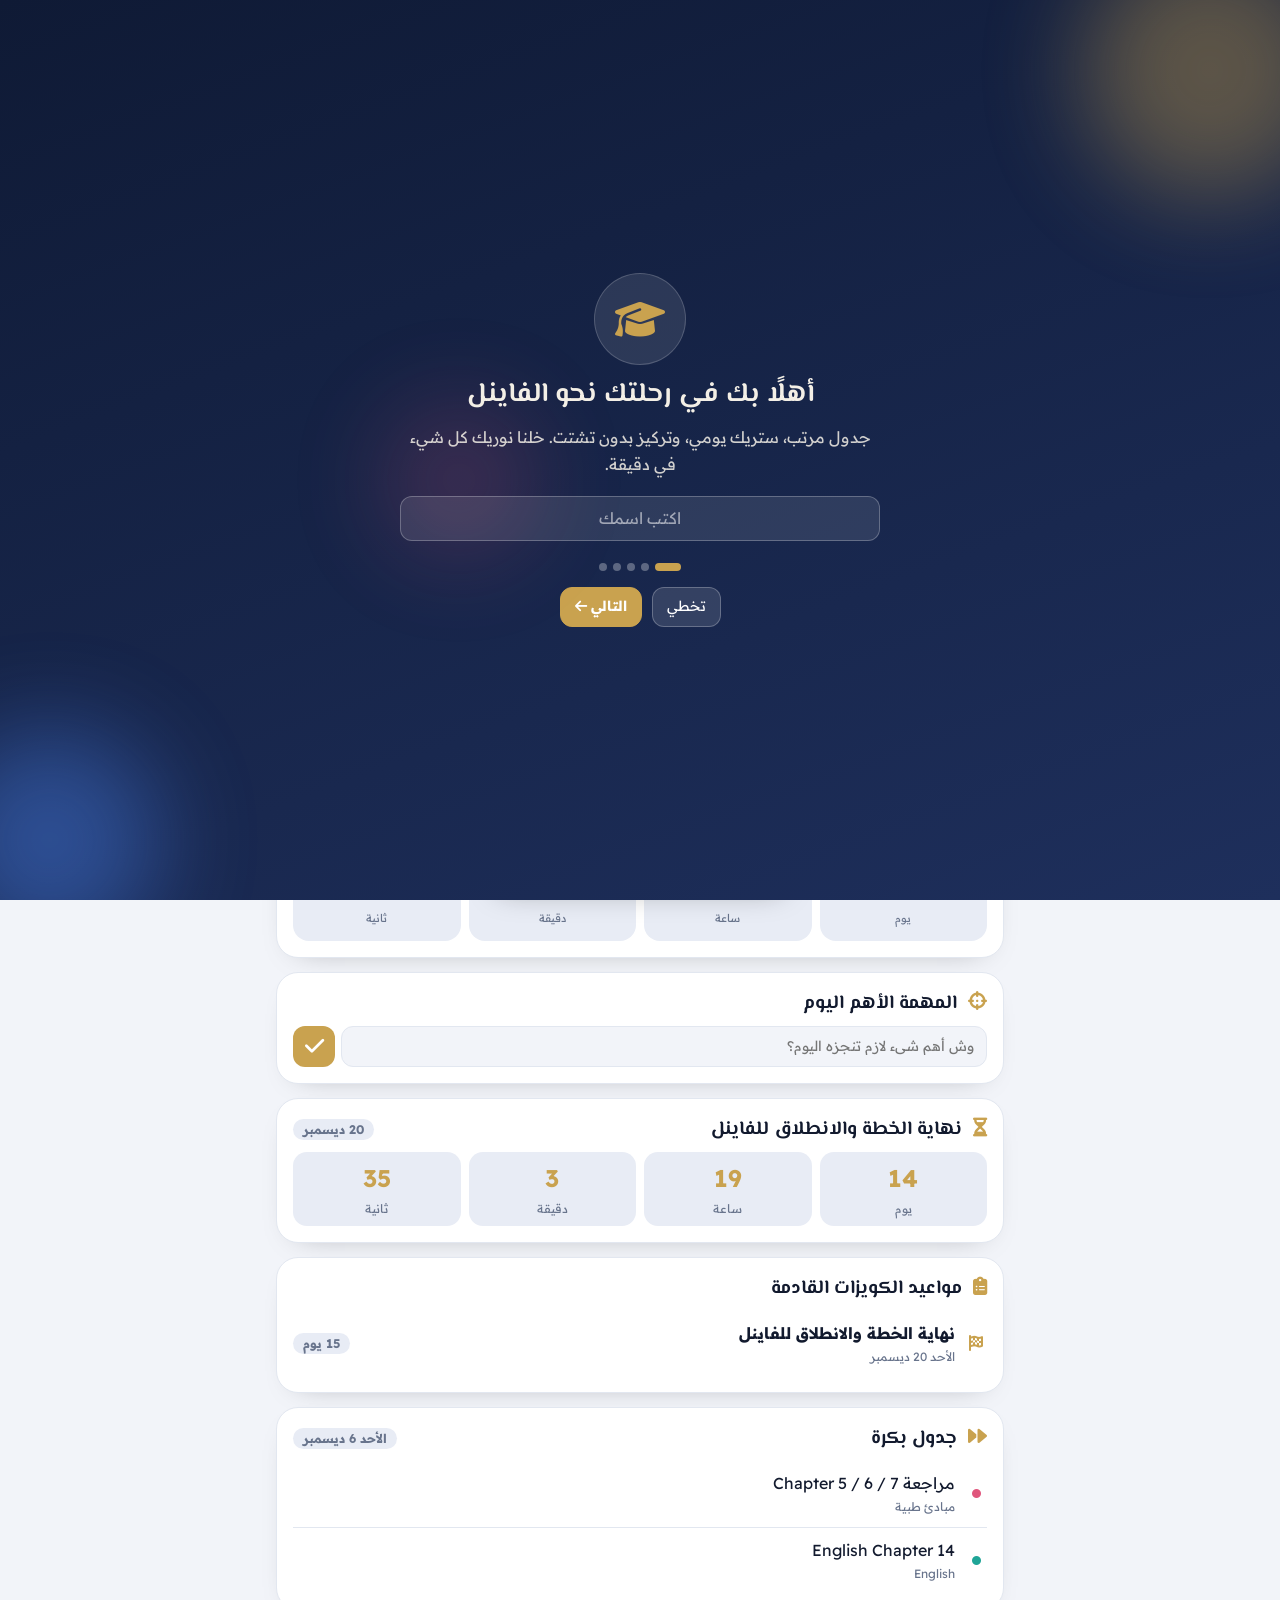
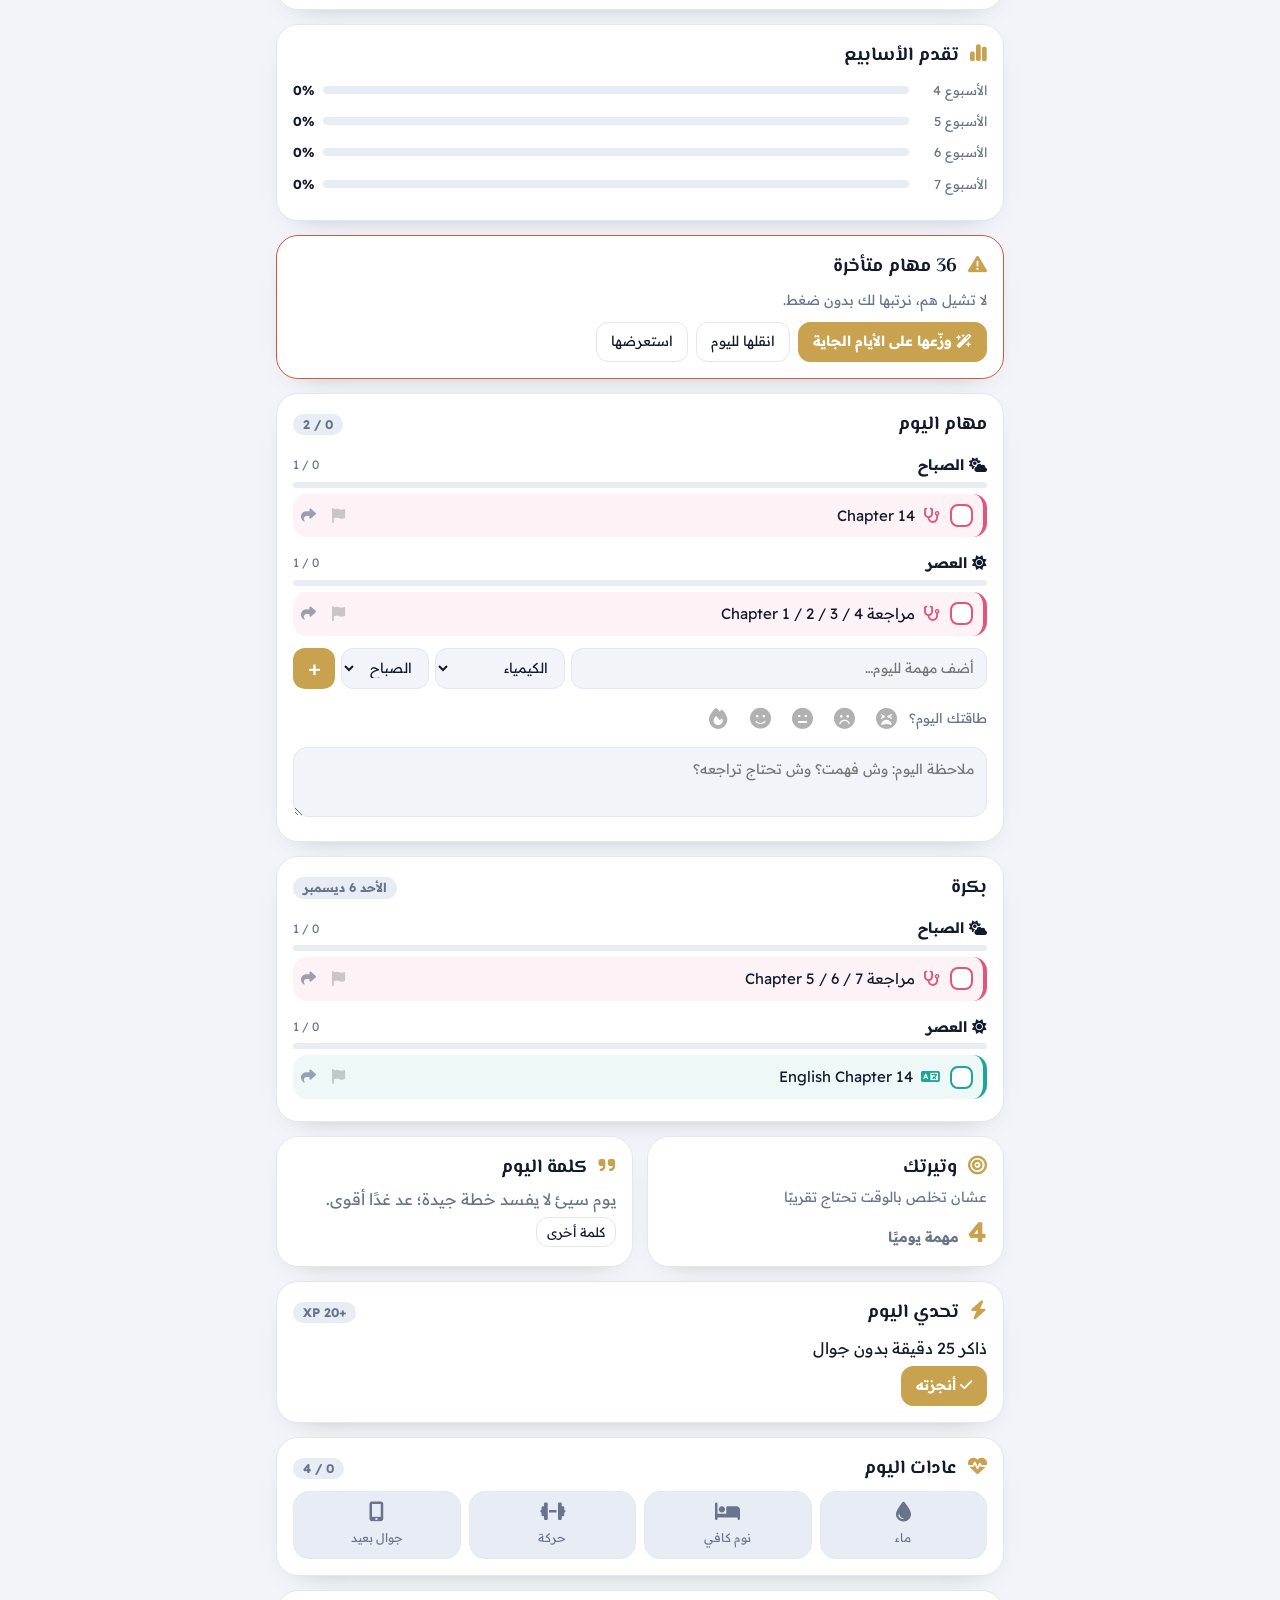
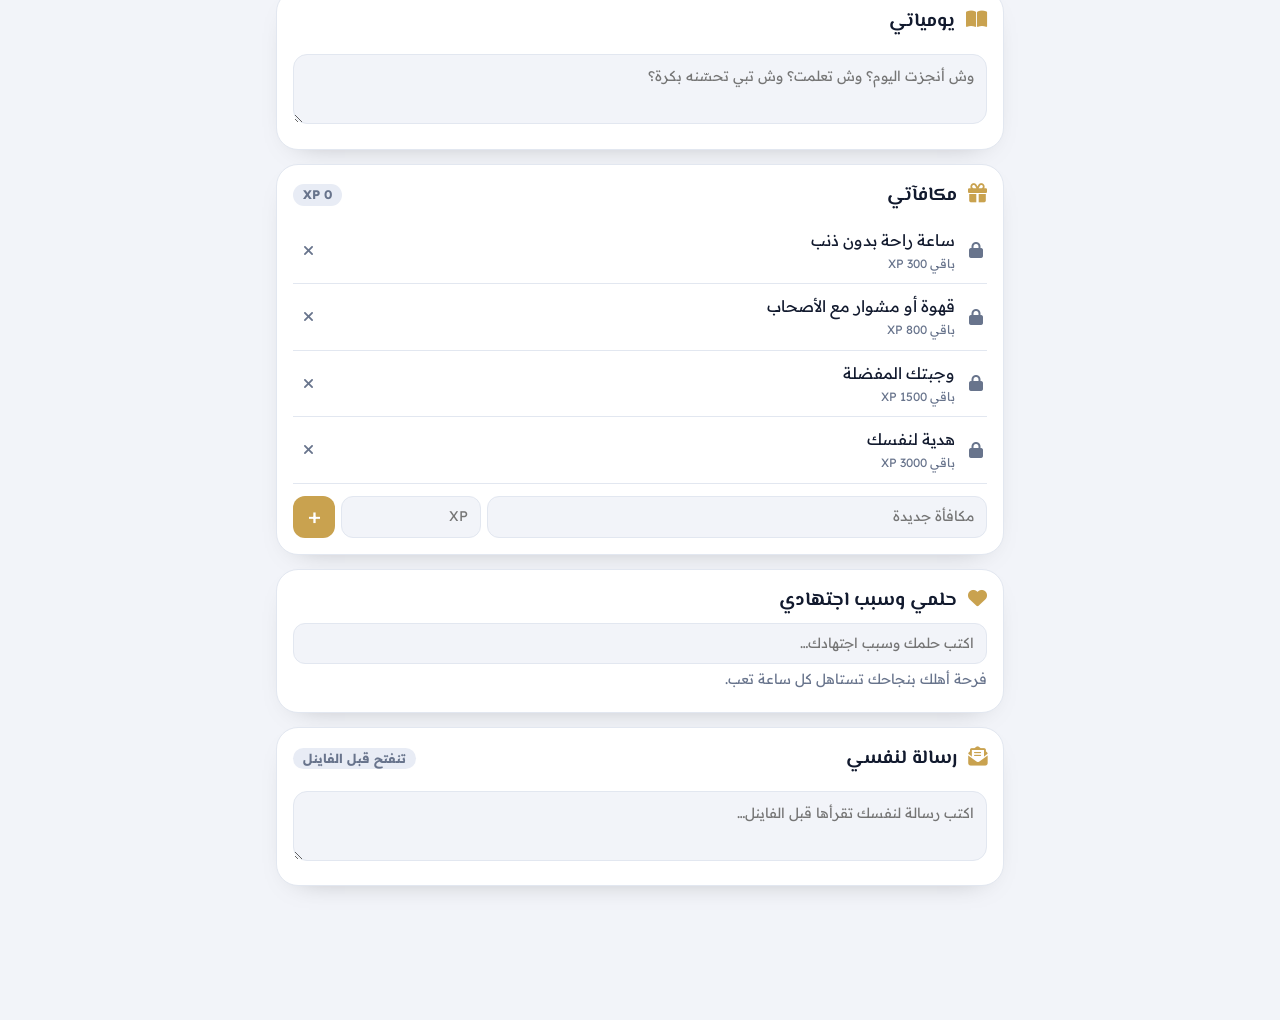
<file: index.html>
<!DOCTYPE html>
<html lang="ar" dir="rtl">
<head>
<meta charset="utf-8">
<meta name="viewport" content="width=device-width, initial-scale=1, viewport-fit=cover">
<title>رحلتك نحو الفاينل</title>
<link rel="stylesheet" href="https://cdnjs.cloudflare.com/ajax/libs/font-awesome/6.5.2/css/all.min.css">
<link href="https://fonts.googleapis.com/css2?family=El+Messiri:wght@600;700&family=Readex+Pro:wght@300;400;500;600;700&display=swap" rel="stylesheet">
<style>
:root{--bg:#f2f4f9;--bg2:#e8ecf5;--card:#fff;--tx:#121a2e;--mu:#68748c;--ln:#e2e7f0;--h1:#0f1a35;--h2:#1e2f5c;--ac:#c9a24f;--ok:#1fa597;--bad:#d4573f;color-scheme:light;box-sizing:border-box;padding-top:env(safe-area-inset-top,0px);padding-bottom:env(safe-area-inset-bottom,0px)}
@media (prefers-color-scheme:dark){:root:not([data-theme="light"]){--bg:#070d1a;--bg2:#101a2e;--card:#0f1829;--tx:#e8edf7;--mu:#8e9bb5;--ln:#1e2a44;--h1:#0c1630;--h2:#1a2a52;color-scheme:dark}}
:root[data-theme="dark"]{--bg:#070d1a;--bg2:#101a2e;--card:#0f1829;--tx:#e8edf7;--mu:#8e9bb5;--ln:#1e2a44;--h1:#0c1630;--h2:#1a2a52;color-scheme:dark}
html{scroll-padding-top:env(safe-area-inset-top,0px);scroll-behavior:smooth}
*{box-sizing:border-box;-webkit-tap-highlight-color:transparent}
body{margin:0;background:var(--bg);color:var(--tx);font-family:"Readex Pro",Tahoma,system-ui,sans-serif;line-height:1.7}
button,input,select,textarea{font:inherit;color:inherit}
.w{max-width:760px;margin:auto;padding:0 16px 120px}
.top{display:flex;align-items:center;gap:10px;padding:14px 0}
.brand{flex:1;font:700 21px "El Messiri",serif}
.tb{width:40px;height:40px;border-radius:12px;border:1px solid var(--ln);background:var(--card);cursor:pointer;font-size:17px}
.hero{color:#f3efe6;border-radius:26px;padding:20px;margin-bottom:14px;background:radial-gradient(110% 80% at 100% 0%,color-mix(in srgb,var(--ac) 38%,transparent),transparent 55%),linear-gradient(160deg,var(--h1),var(--h2))}
.hg{display:flex;align-items:center;gap:14px}.hl{flex:1;min-width:0}
.gr{font-size:14px;opacity:.8}
#nm{background:transparent;border:0;border-bottom:1px dashed rgba(255,255,255,.3);color:#fff;font:700 26px "El Messiri",serif;width:100%;outline:0;padding:0}
.lv{display:inline-block;font-size:12.5px;color:#14213d;background:var(--ac);border-radius:20px;padding:0 12px;font-weight:700;margin-top:6px}
.xp{height:7px;border-radius:9px;background:rgba(255,255,255,.15);margin-top:8px;overflow:hidden}.xp i{display:block;height:100%;background:var(--ac);transition:width .5s}
.st{display:grid;grid-template-columns:repeat(4,1fr);gap:8px;margin-top:14px}
.st div{background:rgba(255,255,255,.07);border:1px solid rgba(255,255,255,.1);border-radius:14px;padding:6px 2px;text-align:center;font-size:11.5px}
.st b{display:block;font-size:21px;color:var(--ac);line-height:1.4}
.card{background:var(--card);border:1px solid var(--ln);border-radius:20px;padding:16px;margin-bottom:14px}
.ch{display:flex;justify-content:space-between;align-items:center;gap:8px;margin-bottom:8px}
h2{font:700 19px "El Messiri",serif;margin:0}
.pill{font-size:12.5px;font-weight:700;border-radius:20px;padding:0 10px;background:var(--bg2);color:var(--mu);white-space:nowrap}
.mu{color:var(--mu);font-size:14px;margin:4px 0}
.btn{border:1px solid var(--ln);background:var(--card);border-radius:12px;padding:7px 14px;font-size:14px;cursor:pointer;white-space:nowrap}
.btn.pr{background:var(--ac);border-color:var(--ac);color:#fff;font-weight:700}.btn.sm{padding:3px 10px;font-size:13px}
.row{display:flex;gap:8px;flex-wrap:wrap;margin-top:10px}
.g2{display:grid;grid-template-columns:1fr 1fr;gap:14px;margin-bottom:14px}.g2 .card{margin:0}
@media(max-width:600px){.g2{grid-template-columns:1fr}}
.cd{display:grid;grid-template-columns:repeat(4,1fr);gap:8px}
.cd div{text-align:center;border-radius:14px;padding:6px 0;background:var(--bg2);font-size:12px;color:var(--mu)}
.cd b{display:block;font-size:24px;color:var(--ac);font-variant-numeric:tabular-nums}
.sl{display:flex;align-items:center;gap:8px;margin:14px 0 4px;font-weight:700;font-size:14.5px}
.sl small{margin-inline-start:auto;color:var(--mu);font-weight:400}
.mb{height:6px;border-radius:6px;background:var(--bg2);overflow:hidden;margin-bottom:6px}.mb i{display:block;height:100%;background:linear-gradient(90deg,var(--ac),var(--ok));transition:width .4s}
.tk{display:flex;align-items:center;border-radius:14px;background:color-mix(in srgb,var(--c) 8%,transparent);margin:6px 0;border-inline-start:4px solid var(--c)}
.tk label{flex:1;display:flex;gap:10px;align-items:center;padding:9px 10px;cursor:pointer;font-size:15px;min-width:0}
.tk input{position:absolute;opacity:0;pointer-events:none}
.cb{width:23px;height:23px;border-radius:8px;border:2px solid var(--c);flex:none;display:grid;place-items:center;background:var(--card)}
.tk input:checked+.cb{background:var(--c)}
.tk input:checked+.cb::after{content:"";width:6px;height:11px;border:solid #fff;border-width:0 2.5px 2.5px 0;transform:rotate(45deg) translate(-1px,-1px)}
.tk input:focus-visible+.cb{outline:2px solid var(--ac);outline-offset:2px}
.tk.dn .tt{text-decoration:line-through;color:var(--mu)}
.tk.fl{box-shadow:inset 0 0 0 1px var(--bad)}
.tt{overflow-wrap:anywhere}
.mvd{font-size:11px;color:var(--mu);background:var(--bg2);border-radius:8px;padding:0 6px;margin-inline-start:4px}
.ta{display:flex;opacity:.65}
.ib{width:30px;height:30px;border-radius:10px;border:0;background:transparent;cursor:pointer;font-size:15px;color:var(--mu)}
.tk.fl .ib[data-fl]{opacity:1;filter:none}.ib[data-fl]{filter:grayscale(1);opacity:.55}.tk.fl .ib[data-fl]{filter:none}
.add{display:flex;gap:6px;margin-top:12px;flex-wrap:wrap}
.inp,.add input,.add select{border:1px solid var(--ln);border-radius:12px;background:var(--bg);padding:8px 12px;font-size:14px;outline:0;min-width:0}
.add input{flex:1;min-width:140px}
.add button{width:42px;border-radius:12px;border:0;background:var(--ac);color:#fff;font-size:22px;cursor:pointer}
textarea{width:100%;min-height:70px;margin-top:10px;border:1px solid var(--ln);border-radius:14px;background:var(--bg);padding:10px 12px;resize:vertical;outline:0;font-size:14px}
.mood{display:flex;gap:4px;align-items:center;margin-top:10px;font-size:13.5px;color:var(--mu);flex-wrap:wrap}
.mood button{font-size:21px;width:38px;height:38px;border-radius:12px;border:1px solid transparent;background:transparent;cursor:pointer;filter:grayscale(1);opacity:.55}
.mood button.on{filter:none;opacity:1;border-color:var(--ac)}
.warn{border-color:var(--bad)}
.srch{display:flex;border:1px solid var(--ln);border-radius:14px;background:var(--card);padding:0 12px;margin-bottom:10px}
.srch input{flex:1;border:0;background:transparent;padding:11px 0;outline:0;font-size:15px}
.chips{display:flex;gap:6px;overflow-x:auto;margin-bottom:10px;scrollbar-width:none}
.chips button{border:1px solid var(--ln);background:var(--card);border-radius:20px;padding:4px 14px;font-size:13px;cursor:pointer;white-space:nowrap}
.chips button.on{background:var(--tx);color:var(--bg);border-color:var(--tx)}
.seg{display:flex;background:var(--bg2);border-radius:14px;padding:4px;gap:4px;margin-bottom:12px}
.seg button{flex:1;border:0;background:transparent;border-radius:10px;padding:6px;cursor:pointer;color:var(--mu)}
.seg button.on{background:var(--card);color:var(--tx);font-weight:700}
.wk{margin:20px 4px 8px;font:700 17px "El Messiri",serif;color:var(--ac)}
.day{background:var(--card);border:1px solid var(--ln);border-radius:18px;padding:10px 12px;margin-bottom:10px;scroll-margin-top:70px}
.day.today{border:2px solid var(--ac)}.day.done{opacity:.65}
.dh{display:flex;justify-content:space-between;align-items:center;font-weight:700;font-size:14px}.dh span{color:var(--mu);font-weight:400;font-size:13px}
.tag{font-size:11px;border-radius:8px;padding:0 7px;margin-inline-start:6px;background:var(--bad);color:#fff}.tag.t{background:var(--ac)}
.empty{text-align:center;color:var(--mu);padding:26px 0}
.sub4{display:grid;grid-template-columns:repeat(5,1fr);gap:6px;text-align:center;font-size:12px;color:var(--mu)}
@media(max-width:520px){.sub4{grid-template-columns:repeat(3,1fr)}}
.hm{display:grid;grid-template-columns:repeat(7,1fr);gap:5px}
.hm span{font-size:11px;text-align:center;color:var(--mu)}
.hm>i{aspect-ratio:1;border-radius:7px;background:var(--bg2);display:grid;place-items:center;font-style:normal;font-size:11px;color:var(--mu);cursor:pointer}
.hm>i.l1{background:color-mix(in srgb,var(--ok) 30%,var(--bg2))}.hm>i.l2{background:color-mix(in srgb,var(--ok) 60%,var(--bg2));color:#fff}.hm>i.l3{background:var(--ok);color:#fff}
.hm>i.td{outline:2px solid var(--ac);outline-offset:1px}.hm>i.fu{opacity:.45}
.sb{display:flex;align-items:center;gap:10px;font-size:13.5px;margin:8px 0}.sb span:first-child{width:92px;flex:none}
.bar{flex:1;height:9px;background:var(--bg2);border-radius:6px;overflow:hidden}.bar i{display:block;height:100%;border-radius:6px}
.bd{display:grid;grid-template-columns:repeat(4,1fr);gap:8px}
.bd div{text-align:center;font-size:11.5px;padding:8px 2px;border-radius:14px;border:1px solid var(--ln);color:var(--mu);filter:grayscale(1);opacity:.45}
.bd div.on{opacity:1;filter:none;color:var(--tx);border-color:var(--ac)}.bd b{display:block;font-size:22px}
.big{font:700 28px "Readex Pro",sans-serif;color:var(--ac);line-height:1.3}
.fc{text-align:center}
.tring{position:relative;width:min(280px,76vw);margin:10px auto}.tring svg{width:100%;display:block}
.tring .in{position:absolute;inset:0;display:flex;flex-direction:column;align-items:center;justify-content:center}
#tmT{font:700 clamp(44px,14vw,60px) "Readex Pro",sans-serif;font-variant-numeric:tabular-nums;line-height:1.1}
#tmR{transition:stroke-dashoffset .3s linear}
.ctl{display:flex;gap:10px;justify-content:center;margin:6px 0}
.pf{display:grid;grid-template-columns:repeat(auto-fit,minmax(110px,1fr));gap:8px;margin:10px 0;text-align:start}
.pf label{display:flex;flex-direction:column;gap:3px;font-size:12.5px;color:var(--mu)}
.nav{position:fixed;bottom:calc(12px + env(safe-area-inset-bottom,0px));left:50%;transform:translateX(-50%);z-index:30;display:flex;gap:4px;padding:6px;border-radius:22px;background:color-mix(in srgb,var(--card) 85%,transparent);backdrop-filter:blur(14px);border:1px solid var(--ln);box-shadow:0 14px 30px -12px rgba(0,0,0,.35)}
.nav button{display:flex;flex-direction:column;align-items:center;border:0;background:transparent;color:var(--mu);border-radius:16px;padding:6px 12px;cursor:pointer;font-size:11.5px;min-width:64px}
.nav button.on{background:var(--tx);color:var(--bg)}.nav b{font-size:18px;line-height:1.3}
#mini{position:fixed;top:calc(8px + env(safe-area-inset-top,0px));left:12px;z-index:25;display:none;border-radius:20px;border:1px solid var(--ac);background:var(--card);padding:2px 12px;font-weight:700;cursor:pointer;font-variant-numeric:tabular-nums}#mini.on{display:block}
#ts{position:fixed;top:calc(64px + env(safe-area-inset-top,0px));left:50%;transform:translateX(-50%);background:var(--tx);color:var(--bg);padding:8px 14px;border-radius:14px;opacity:0;transition:.3s;pointer-events:none;z-index:60;display:flex;gap:12px;align-items:center;max-width:92vw;font-size:14px}
#ts.on{opacity:1;pointer-events:auto}#ts button{border:0;background:var(--ac);color:#fff;border-radius:10px;padding:2px 12px;cursor:pointer}
.ov{position:fixed;inset:0;z-index:50;background:rgba(5,10,20,.5);display:none;align-items:flex-start;justify-content:center;padding:70px 14px 14px}.ov.on{display:flex}
.pnl{width:100%;max-width:520px;background:var(--card);border:1px solid var(--ln);border-radius:22px;max-height:calc(100vh - 90px);overflow:auto;padding:18px}
.pnl h3{font-size:14px;margin:16px 0 8px;color:var(--mu)}.pnl h3:first-child{margin-top:0}
.sw{display:flex;gap:10px}.sw button{width:34px;height:34px;border-radius:50%;border:3px solid var(--card);cursor:pointer}.sw button.on{outline:2px solid var(--tx)}
.fx{position:fixed;top:-16px;z-index:80;pointer-events:none;animation:fl linear forwards}@keyframes fl{to{transform:translateY(108vh) rotate(720deg);opacity:.3}}

@keyframes up{from{opacity:0;transform:translate(var(--dx,0),18px)}}
@keyframes pop{0%{transform:scale(.5);opacity:0}70%{transform:scale(1.1)}}
@keyframes fl2{50%{transform:scale(1.18) rotate(5deg)}}
@keyframes pulse{70%{box-shadow:0 0 0 22px transparent}100%{box-shadow:0 0 0 0 transparent}}
@keyframes flo{50%{transform:translateY(-6px) rotate(-6deg)}}
@keyframes orb{50%{transform:translate(30px,-40px) scale(1.2)}}
@keyframes gw{from{width:0!important}}
@keyframes fd{from{opacity:0}}
#app.f{--dx:-30px}#app.b{--dx:30px}
#app.in>*{animation:up .55s cubic-bezier(.2,.8,.2,1) both}
#app.in>*:nth-child(2){animation-delay:.07s}#app.in>*:nth-child(3){animation-delay:.14s}#app.in>*:nth-child(4){animation-delay:.21s}#app.in>*:nth-child(5){animation-delay:.28s}#app.in>*:nth-child(n+6){animation-delay:.35s}
.card{transition:transform .25s,box-shadow .25s}.card:hover{transform:translateY(-2px);box-shadow:0 12px 26px -16px rgba(0,0,0,.4)}
.btn,.tb,.nav button{transition:transform .15s,background .3s,color .3s}.btn:active,.tb:active,.nav button:active{transform:scale(.94)}
.nav button.on b{animation:pop .4s}
.tt>i{color:var(--c);margin-inline-end:4px}.tk.fl .ib[data-fl]{color:var(--bad)}
.sr{display:flex;align-items:baseline;gap:8px}.sr b{font:700 46px "El Messiri",serif;color:var(--ac);line-height:1}.sr span{color:var(--mu)}
.wd{display:grid;grid-template-columns:repeat(7,1fr);gap:6px;margin:10px 0;text-align:center}
.wd div{border-radius:14px;padding:7px 0;background:var(--bg2);color:var(--mu);display:flex;flex-direction:column;gap:2px;font-size:14px}.wd small{font-size:10.5px}
.wd div.on{background:color-mix(in srgb,var(--ac) 22%,var(--bg2));color:var(--ac);animation:pop .5s calc(.07s*var(--i)) both}.wd div.on i{animation:fl2 1.6s ease-in-out infinite}.wd div.td{outline:2px solid var(--ac)}
.fire{color:#f0803c;animation:fl2 1.6s ease-in-out infinite;display:inline-block}
.ev{display:flex;align-items:center;gap:10px;padding:9px 0;border-bottom:1px solid var(--ln)}.ev:last-child{border:0}.ev>i{color:var(--ac);width:22px;text-align:center}.ev div{flex:1}.ev small{display:block;color:var(--mu);font-size:12px}
.ob{position:fixed;inset:0;z-index:70;display:none;flex-direction:column;align-items:center;justify-content:center;padding:24px 18px calc(24px + env(safe-area-inset-bottom,0px));background:linear-gradient(160deg,var(--h1),var(--h2));color:#f3efe6;overflow:auto;text-align:center}
.ob.on{display:flex;animation:fd .5s both}
.orb{position:absolute;border-radius:50%;filter:blur(50px);opacity:.4;pointer-events:none;background:var(--ac);animation:orb 9s ease-in-out infinite}
.o1{width:260px;height:260px;top:-60px;right:-60px}.o2{width:220px;height:220px;bottom:-50px;left:-60px;background:#4f8cff;animation-delay:-3s}.o3{width:150px;height:150px;top:45%;left:30%;background:#e0567c;animation-delay:-6s;opacity:.22}
.obc{position:relative;max-width:480px;width:100%}.obc>*{animation:up .6s cubic-bezier(.2,.8,.2,1) both}.obc>*:nth-child(2){animation-delay:.1s}.obc>*:nth-child(3){animation-delay:.2s}.obc>*:nth-child(n+4){animation-delay:.3s}
.obc h1{font:700 27px "El Messiri",serif;margin:8px 0}.obc p{opacity:.85;margin:6px 0 14px}
.obi{width:92px;height:92px;margin:0 auto 6px;border-radius:50%;display:grid;place-items:center;background:rgba(255,255,255,.1);border:1px solid rgba(255,255,255,.18);animation:pulse 2.4s infinite!important}
.hat{font-size:40px;color:var(--ac);animation:flo 3s ease-in-out infinite}
.ob .inp{width:100%;text-align:center;font-size:16px;background:rgba(255,255,255,.1);color:#fff;border-color:rgba(255,255,255,.25);margin:4px 0}.ob .inp::placeholder{color:rgba(255,255,255,.55)}
.ob .btn{background:rgba(255,255,255,.12);color:#fff;border-color:rgba(255,255,255,.25)}.ob .btn.pr{background:var(--ac);border-color:var(--ac)}
.obl>div{display:flex;align-items:center;gap:8px;margin:9px 0;font-size:13.5px;animation:up .6s both;animation-delay:calc(.15s*var(--i))}.obl .bar{flex:1;background:rgba(255,255,255,.14)}.obl .bar i{background:var(--ac);animation:gw 1s .4s both}.obl span{width:112px;text-align:start;flex:none}
.chs{display:flex;flex-wrap:wrap;gap:6px;justify-content:center;margin-top:12px}.chs span{border:1px solid var(--c);border-radius:20px;padding:0 10px;font-size:12.5px}
.mt{display:flex;gap:10px;align-items:center;text-align:start;margin:8px 0;padding:10px 12px;border-radius:16px;background:rgba(255,255,255,.08);border:1px solid rgba(255,255,255,.12)}.mt>i{font-size:20px;color:var(--ac);width:26px;text-align:center}
.odots{display:flex;gap:6px;margin-top:18px}.odots i{width:8px;height:8px;border-radius:9px;background:rgba(255,255,255,.3);transition:.3s}.odots i.on{width:26px;background:var(--ac)}
.obb{display:flex;gap:10px;margin-top:16px;justify-content:center}
@media (prefers-reduced-motion:reduce){*{animation:none!important}}

@keyframes sh{to{background-position:-200% 0}}@keyframes flipin{from{transform:rotateY(90deg);opacity:0}}
body{background:radial-gradient(900px 420px at 100% -10%,color-mix(in srgb,var(--ac) 16%,transparent),transparent),radial-gradient(700px 400px at 0% 30%,color-mix(in srgb,var(--ok) 8%,transparent),transparent),var(--bg);background-attachment:fixed}
.brand{background:linear-gradient(90deg,var(--tx),var(--ac));-webkit-background-clip:text;background-clip:text;color:transparent}
.hero{position:relative;overflow:hidden}.hero>*{position:relative;z-index:1}.hero::after{content:"";position:absolute;width:230px;height:230px;border-radius:50%;background:var(--ac);filter:blur(60px);opacity:.25;top:-90px;left:-60px;animation:orb 8s ease-in-out infinite}
.xp i{background:linear-gradient(90deg,var(--ac),#fff9,var(--ac))!important;background-size:200% 100%;animation:sh 2.5s linear infinite}
.card{box-shadow:0 10px 30px -22px rgba(0,0,0,.4);border-radius:22px}.card h2 i{color:var(--ac);margin-inline-end:6px}.card h2 i.fire{color:#f0803c}
.nav button{min-width:56px;padding:6px 8px}
.jt{position:relative;height:10px;border-radius:9px;background:var(--bg2);margin:26px 4px 12px}.jf{position:absolute;top:0;right:0;height:100%;border-radius:9px;background:linear-gradient(90deg,var(--ok),var(--ac));animation:gw 1.2s .3s both}
.jt u{position:absolute;top:-3px;width:2px;height:16px;background:var(--ln)}.jm{position:absolute;top:-24px;color:var(--ac);font-size:19px;animation:flo 1.4s ease-in-out infinite}.je{position:absolute;left:-2px;top:-24px;color:var(--mu)}
.tp.ok{border-color:var(--ok)}.tp.ok input{text-decoration:line-through;color:var(--mu)}
.hb{display:grid;grid-template-columns:repeat(4,1fr);gap:8px}.hb button{border:1px solid var(--ln);background:var(--bg2);border-radius:16px;padding:10px 2px;font-size:12px;color:var(--mu);cursor:pointer;display:flex;flex-direction:column;gap:6px;align-items:center;transition:.25s}.hb i{font-size:20px}.hb button.on{background:var(--ok);color:#fff;border-color:var(--ok);transform:translateY(-2px)}
.dq{font:600 18px "El Messiri",serif;color:var(--ac);margin:8px 0;line-height:1.9}
.wk4{display:grid;grid-template-columns:repeat(4,1fr);gap:6px;text-align:center;font-size:12px;color:var(--mu)}.wk4 b{display:block;font:700 21px "Readex Pro",sans-serif;color:var(--ac)}
.fcd{min-height:170px;border-radius:22px;padding:18px;margin:8px 0;display:flex;flex-direction:column;justify-content:center;align-items:center;gap:8px;text-align:center;cursor:pointer;font-size:19px;font-weight:600;color:#fff;background:linear-gradient(150deg,var(--h1),var(--h2));animation:flipin .45s both}.fcd.bk{background:linear-gradient(150deg,var(--ok),#14746b)}.fcd small,.fcd em{font-size:12px;opacity:.7;font-style:normal;font-weight:400}
#zx{display:none;position:fixed;top:calc(12px + env(safe-area-inset-top,0px));right:12px;z-index:40}.zen #zx{display:block}
.zen .top,.zen .nav,.zen #mini,.zen .g2,.zen .chips,.zen main>section.card:not(.fc){display:none}.zen .tring{width:min(340px,86vw);margin-top:60px}

.lc{display:grid;grid-template-columns:repeat(4,1fr);gap:8px;text-align:center}.lc div{background:var(--bg2);border-radius:16px;padding:10px 0}.lc b{display:block;font:700 26px "Readex Pro",sans-serif;color:var(--ac);font-variant-numeric:tabular-nums}.lc small{color:var(--mu);font-size:11px}
.smt{display:flex;gap:12px;align-items:center}.smt i{font-size:22px;color:var(--ac)}.smt p{margin:0}
.wp{display:flex;align-items:center;gap:8px;margin:9px 0;font-size:13px}.wp span{width:70px;color:var(--mu)}.wp .bar{height:8px;border-radius:8px;background:var(--bg2);overflow:hidden;flex:1}.wp .bar i{display:block;height:100%;background:linear-gradient(90deg,var(--ok),var(--ac));animation:gw 1s both}
.cfs{display:flex;gap:4px}.cfs button{width:22px;height:22px;border-radius:8px;border:1px solid var(--ln);background:var(--bg2);cursor:pointer;transition:.2s}.cfs button.on{background:var(--ac);border-color:var(--ac)}
.pcard{display:flex;flex-direction:column;align-items:center;gap:4px;width:100%;margin:8px 0;padding:14px;border-radius:20px;border:1px solid rgba(255,255,255,.2);background:rgba(255,255,255,.08);color:#fff;cursor:pointer;font:inherit;transition:.25s}.pcard i{font-size:26px;color:var(--ac)}.pcard b{font-size:18px}.pcard small{opacity:.75}.pcard.on{border-color:var(--ac);background:color-mix(in srgb,var(--ac) 30%,transparent);transform:scale(1.02)}
@media print{.top,.nav,#mini,.chips,.seg,.srch,.btn,.fx,#ts,#zx{display:none!important}body{background:#fff!important;color:#000!important}.card{box-shadow:none!important}}
@media (prefers-reduced-motion:reduce){.fx{display:none}*{transition:none!important}}
</style>
</head>
<body>
<div class="w">
<header class="top"><div class="brand"><i class='fas fa-graduation-cap'></i> رحلتك نحو الفاينل</div><button class="tb" data-x="th" aria-label="الوضع الليلي"><i class='fas fa-circle-half-stroke'></i></button><button class="tb" data-x="set" aria-label="الإعدادات"><i class='fas fa-gear'></i></button></header>
<main id="app"></main>
</div>
<button id="mini" data-v="focus"><span id="miniT">25:00</span></button>
<nav class="nav" aria-label="التنقل"><button data-v="home"><b><i class='fas fa-house'></i></b>اليوم</button><button data-v="plan"><b><i class='fas fa-calendar-days'></i></b>الجدول</button><button data-v="stats"><b><i class='fas fa-chart-column'></i></b>إنجازاتي</button><button data-v="focus"><b><i class='fas fa-stopwatch'></i></b>التركيز</button><button data-v="cards"><b><i class='fas fa-layer-group'></i></b>مراجعة</button></nav>
<div id="ts" role="status" aria-live="polite"></div>
<button id="zx" class="btn" data-x="zen"><i class="fas fa-compress"></i> خروج</button>
<div class="ob" id="ob"></div>
<div class="ov" id="set"><div class="pnl" id="setb"></div></div>
<input type="file" id="upf" accept=".json" hidden>
<script>
/* ===== بيانات الجدول (من ملف PDF) — كل يوم: [الصباح، العصر، الليل] ===== */
const PL=(()=>{try{return localStorage.getItem("f26plan")||"B"}catch(e){return "B"}})(),SX=PL==="A"?"a":"";
const d=(m,a,n)=>[m||[],a||[],n||[]];
const PB=[
/*22 أحد*/d(["ch|Chapter 8","ch|حل التجميعات"],["md|Chapter 8 / 9","md|حل التجميعات"],["gn|دراسة جزئية الميد للمادة الضعيف فيها"]),
/*23 اثنين*/d(["ch|Chapter 9","ch|حل التجميعات"],["md|Chapter 10","md|حل التجميعات"]),
/*24 ثلاثاء*/d(["ch|Chapter 10","ch|حل التجميعات"],["md|Chapter 11","md|حل التجميعات"]),
/*25 أربعاء*/d(["ch|Chapter 11","ch|حل التجميعات"],["sk|Chapter 5"],["md|مراجعة مبادئ طبية 9 / 10 / 11"]),
/*26 خميس*/d(["ch|Chapter 12","ch|حل التجميعات"],["sk|Chapter 6"],["md|مراجعة مبادئ طبية 9 / 10 / 11"]),
/*27 جمعة*/d(["en|English Chapter 12"],["sk|Chapter 7"],["md|مراجعة مبادئ طبية 9 / 10 / 11"]),
/*28 سبت*/d(["en|English Chapter 12"],["sk|Chapter 8"],["md|مراجعة مبادئ طبية 9 / 10 / 11"]),
/*29 أحد*/d(["md|مراجعة (2) للكويز"],["en|English Chapter 13"]),
/*30 اثنين*/d(["ch|مراجعة عضوية: Chapter 6 / 7 / 8"]),
/*1 ديسمبر*/d(["en|English Chapter 13"],["md|Chapter 12"]),
/*2*/d(["ch|مراجعة عضوية: Chapter 9 / 10"]),
/*3*/d(["md|Chapter 13"]),
/*4 جمعة*/d(["ch|مراجعة عضوية: Chapter 11 / 12 + الميد من الملخصات"],["en|مراجعة Chapter 12 + 13"]),
/*5 سبت*/d(["md|Chapter 14"],["md|مراجعة Chapter 1 / 2 / 3 / 4"]),
/*6 أحد*/d(["md|مراجعة Chapter 5 / 6 / 7"],["en|English Chapter 14"]),
/*7*/d(["ch|مراجعة عضوية: التسمية والنظري (من الملخص)"]),
/*8*/d(["md|مراجعة"]),
/*9*/d(["ch|مراجعة التفاعلات"]),
/*10*/d(["ch|مراجعة التفاعلات"],["sk|مراجعة Chapter 5 / 6 / 7 / 8"]),
/*11 جمعة*/d(["ch|حل تجميعات الفاينل"],["sk|Chapter 1 / 2 / 3 / 4"]),
/*12 سبت*/d(["md|مراجعة كامل المادة"]),
/*13 أحد*/d(["en|English"]),
/*14*/d(["ch|مراجعة كامل المادة"]),
/*15*/d(["en|English"]),
d(),d(),d(),d()/* 16–19: أيام فاضية للمراجعة الحرة */
];
const PA=[
d(["ph|Chapter 5: Lecture 3 + 4","ph|حل التجميعات"],["bi|Chapter 8","bi|حل التجميعات"],["gn|دراسة جزئية الميد للمادة الضعيف فيها"]),
d(["ph|Chapter 6: Lecture 1"],["bi|Chapter 9"]),
d(["ph|Chapter 6: Lecture 2 + 3"],["bi|Chapter 9","bi|مراجعة Chapter 8"]),
d(["ph|Chapter 4: Lecture 1 + 2","ph|حل التجميعات"],["bi|Chapter 10","bi|مراجعة Chapter 9 / 8"]),
d(["ph|Chapter 4: Lecture 3 + 4","ph|حل التجميعات"],["bi|Chapter 11: Nervous System"]),
d(["en|English Chapter 12"],["bi|Chapter 12: Endocrine System"]),
d(["en|English Chapter 12"],["bi|مراجعة (2) Quiz: Chapter 6 + 7"],["bi|مراجعة (2) Quiz: Chapter 8 + 9"]),
d(["bi|مراجعة (2) Quiz"],["en|English Chapter 13"]),
d(["bi|Chapter 13: Reproductive System"]),
d(["ph|مراجعة Chapter 2 / 1"],["en|English Chapter 13"]),
d(["bi|Chapter 14"]),
d(["bi|Chapter 15"]),
d(["ph|مراجعة Chapter 3","ph|مراجعة سريعة Chapter 1 / 2"],["en|مراجعة Chapter 12 + 13"]),
d(["bi|Revision: Chapter 1 – 5"],["bi|Revision: Chapter 6 – 9"]),
d(["ph|مراجعة Chapter 5 + 4","ph|نص Chapter 5 لجزئية الكويز الثاني"],["en|English Chapter 14"]),
d(["bi|مراجعة Chapter 11 + 10"]),
d(["ph|مراجعة Chapter 6 + 5"]),
d(["bi|Chapter 12"]),
d(["bi|Chapter 13 + 14 + 15"]),
d(["ph|مراجعة كامل المسائل الحسابية لجزئية ما بعد الميد تيرم"],["ph|مراجعة كامل الشباتر من الملخص"]),
d(["bi|مراجعة كامل المادة مع الرسومات والتجميعات"]),
d(["ph|مراجعة كامل المادة من الملخص"]),
d(["bi|مراجعة كامل المادة"]),
d(["en|English"]),
d(),d(),d(),d()
];
const P=PL==="A"?PA:PB;const N=P.length,LAST=N-1;
const SB=PL==="A"?{ph:["فيزياء","#4f8cff","<i class='fas fa-atom'></i>"],bi:["أحياء","#e0567c","<i class='fas fa-dna'></i>"],en:["English","#1fa597","<i class='fas fa-language'></i>"],gn:["عام","#c9a24f","<i class='fas fa-star'></i>"]}:{ch:["الكيمياء","#4f8cff","<i class='fas fa-flask'></i>"],md:["مبادئ طبية","#e0567c","<i class='fas fa-stethoscope'></i>"],en:["English","#1fa597","<i class='fas fa-language'></i>"],sk:["مهارات اتصال","#8b6cf0","<i class='fas fa-comments'></i>"],gn:["عام","#c9a24f","<i class='fas fa-star'></i>"]};
const SL=[["الصباح","<i class='fas fa-cloud-sun'></i>"],["العصر","<i class='fas fa-sun'></i>"],["الليل","<i class='fas fa-moon'></i>"]];
const WK=[[0,"الأسبوع 4: 22 – 28 نوفمبر"],[7,(PL==="A"?"الأسبوع 5: 29 نوفمبر – 5 ديسمبر · كويز الأحياء (6 – 9)":"الأسبوع 5: 29 نوفمبر – 5 ديسمبر · كويز مبادئ طبية (9/10/11)")],[14,"الأسبوع 6: 6 – 12 ديسمبر · آخر أسبوع قبل الفاينل"],[21,"الأسبوع 7: 13 – 19 ديسمبر"]];
const DN=["الأحد","الاثنين","الثلاثاء","الأربعاء","الخميس","الجمعة","السبت"],MN=["يناير","فبراير","مارس","أبريل","مايو","يونيو","يوليو","أغسطس","سبتمبر","أكتوبر","نوفمبر","ديسمبر"];
const MOODS=["<i class='fas fa-face-tired'></i>","<i class='fas fa-face-frown'></i>","<i class='fas fa-face-meh'></i>","<i class='fas fa-face-smile'></i>","<i class='fas fa-fire'></i>"];
const ACC=["#c9a24f","#4f8cff","#1fa597","#e0567c","#8b6cf0","#f0803c","#2bb3d6","#9bcf3f"];
const Q=["الاستمرار أهم من الكمال.","التعب مؤقت والإنجاز يبقى.","ابدأ بما تستطيع وستزداد قدرتك.","ساعة تركيز حقيقية تساوي ثلاث ساعات تشتت.","افهم، لخّص، ثم اختبر نفسك.","يوم سيئ لا يفسد خطة جيدة؛ عد غدًا أقوى."];
/* ===== أدوات ===== */
const $=s=>document.querySelector(s),pad=n=>("0"+n).slice(-2);
const J=(k,v)=>{try{const x=localStorage.getItem(k);return x?JSON.parse(x):v}catch(e){return v}};
const Wt=(k,v)=>{try{localStorage.setItem(k,JSON.stringify(v))}catch(e){}};
let S=J("f26s"+SX,{}),F=J("f26f"+SX,{}),C=J("f26c"+SX,{}),MV=J("f26m"+SX,{}),NT=J("f26n",{}),MD=J("f26d",{}),FM=J("f26fm",{}),FD=J("f26fd",{}),FS=J("f26fs",{}),BD=J("f26b",[]),ST=J("f26st",{}),EX=Object.assign({hb:{},tp:{},ch:{},fc:[],cf:{},mk:[],jr:{},rw:[["ساعة راحة بدون ذنب",300],["قهوة أو مشوار مع الأصحاب",800],["وجبتك المفضلة",1500],["هدية لنفسك",3000]]},J("f26ex",{}));let QZ=null,pick="",lastRem="";try{pick=localStorage.getItem("f26plan")||""}catch(e){}let fi=0,ff=0,NZ=0,NS=null;const RK=["مبتدئ","متحمس","منضبط","مثابر","متمكن","محترف","نخبة","أسطورة"];
let CFG=Object.assign({acc:ACC[0],goal:120,w:25,b:5,quiz:"2026-11-29",name:"",dream:"",ob:0,theme:"",snd:1},J("f26cfg",{}));
const save=()=>{Wt("f26s"+SX,S);Wt("f26f"+SX,F);Wt("f26c"+SX,C);Wt("f26m"+SX,MV);Wt("f26n",NT);Wt("f26d",MD);Wt("f26fm",FM);Wt("f26fd",FD);Wt("f26fs",FS);Wt("f26b",BD);Wt("f26cfg",CFG);Wt("f26st",ST);Wt("f26ex",EX)};
const esc=s=>String(s||"").replace(/&/g,"&amp;").replace(/</g,"&lt;").replace(/>/g,"&gt;").replace(/"/g,"&quot;");
const dt=i=>new Date(2026,10,22+i),fmt=x=>x.getDate()+" "+MN[x.getMonth()];
const day0=()=>{const n=new Date();return new Date(n.getFullYear(),n.getMonth(),n.getDate())};
const dk=x=>x.getFullYear()+"-"+(x.getMonth()+1)+"-"+x.getDate();
const durTxt=m=>{m=Math.round(m);const h=Math.floor(m/60),r=m%60;return h?h+" س"+(r?" "+r+" د":""):r+" د"};
const uid=()=>"x"+Date.now().toString(36)+Math.random().toString(36).slice(2,5);
const snap=()=>JSON.stringify({S,MV,C,F});
const restore=s=>{const o=JSON.parse(s);S=o.S;MV=o.MV;C=o.C;F=o.F;save();render(true)};
const applyTheme=()=>{const r=document.documentElement;CFG.theme?r.setAttribute("data-theme",CFG.theme):r.removeAttribute("data-theme");r.style.setProperty("--ac",CFG.acc)};applyTheme();
let V=J("f26v","home"),flt="",tab="up",q="",T=[],M={},qi=0;
function build(){
  T=P.map(()=>[[],[],[]]);
  P.forEach((day,i)=>day.forEach((sl,k)=>sl.forEach((s,j)=>{const id=i+"_"+k+"_"+j,[sb,tx]=s.split("|"),to=MV[id]!=null&&T[MV[id]]?MV[id]:i;T[to][k].push({id,s:sb,t:tx,o:i,k})})));
  for(const i in C)(C[i]||[]).forEach(c=>{if(T[+i])T[+i][c.k||0].push({id:c.id,s:c.s,t:c.t,o:+i,k:c.k||0,cu:1})});
}
const all=i=>[].concat(...T[i]);
const full=i=>{const a=all(i);return a.length>0&&a.every(x=>S[x.id])};
function calc(){
  build();const t0=day0(),idx=Math.round((t0-dt(0))/864e5);
  const m={t0,idx,tot:0,dn:0,sc:{},sd:{},late:[],fd:0};
  for(const k in SB){m.sc[k]=0;m.sd[k]=0}
  T.forEach((_,i)=>{all(i).forEach(x=>{m.tot++;m.sc[x.s]++;if(S[x.id]){m.dn++;m.sd[x.s]++}else if(i<idx)m.late.push(Object.assign({d:i},x))});if(full(i))m.fd++});
  m.pc=m.tot?Math.round(m.dn/m.tot*100):0;
  m.left=Math.max(0,Math.round((new Date(2026,11,19)-t0)/864e5));
  let st=0;for(let i=Math.min(idx,LAST);i>=0;i--){if(!all(i).length)continue;if(full(i))st++;else if(i!==idx)break}
  m.st=st;m.best=Math.max(+(J("f26best",0)),st);Wt("f26best",m.best);
  m.fsT=0;for(const k in FS)m.fsT+=FS[k];m.fmT=0;for(const k in FM)m.fmT+=FM[k];
  m.fToday=FD[dk(t0)]||0;m.sToday=FS[dk(t0)]||0;
  m.xp=m.dn*10+m.fd*25+m.fsT*15+Object.keys(EX.ch).length*20+Object.values(EX.hb).filter(h=>Object.keys(h).length>=4).length*10;m.lvl=Math.floor(Math.sqrt(m.xp/50))+1;
  const a=50*(m.lvl-1)**2,b=50*m.lvl**2;m.xpPc=Math.round((m.xp-a)/(b-a)*100);
  m.flag=[];T.forEach((_,i)=>all(i).forEach(x=>{if(F[x.id])m.flag.push(Object.assign({d:i},x))}));
  const rem=m.tot-m.dn,dl=Math.max(1,LAST-Math.max(idx,0)+1);m.need=Math.ceil(rem/dl);
  return m;
}
/* ===== مؤثرات ===== */
let AC=null;
function tone(f,t,du){if(!CFG.snd)return;try{AC=AC||new(window.AudioContext||window.webkitAudioContext)();const o=AC.createOscillator(),g=AC.createGain();o.frequency.value=f;g.gain.setValueAtTime(.001,AC.currentTime+t);g.gain.exponentialRampToValueAtTime(.12,AC.currentTime+t+.02);g.gain.exponentialRampToValueAtTime(.0001,AC.currentTime+t+du);o.connect(g).connect(AC.destination);o.start(AC.currentTime+t);o.stop(AC.currentTime+t+du+.05)}catch(e){}}
const chime=()=>[523,659,784,1047].forEach((f,i)=>tone(f,i*.11,.3));
function conf(n=60){const C2=[CFG.acc,"#4f8cff","#e0567c","#1fa597","#8b6cf0"];for(let i=0;i<n;i++){const s=document.createElement("i");s.className="fx";const z=6+Math.random()*8;s.style.cssText=`left:${Math.random()*100}vw;width:${z}px;height:${z}px;background:${C2[i%5]};border-radius:${Math.random()>.5?"50%":"2px"};animation-duration:${1.8+Math.random()*1.5}s`;document.body.appendChild(s);setTimeout(()=>s.remove(),4000)}}
let tsH;function toast(m,undo){const t=$("#ts");t.innerHTML="<span><i class='fas fa-circle-check'></i> "+esc(m)+"</span>"+(undo?"<button>تراجع</button>":"");if(undo)t.querySelector("button").onclick=()=>{restore(undo);t.className="";toast("تم التراجع")};t.className="on";clearTimeout(tsH);tsH=setTimeout(()=>t.className="",undo?5000:2400)}
/* ===== الواجهات ===== */
function ring(pc,size,r,sw,col,txt,tc){const c=2*Math.PI*r;return `<svg viewBox="0 0 ${size} ${size}" width="${size}" height="${size}"><circle cx="${size/2}" cy="${size/2}" r="${r}" fill="none" stroke="${tc||"rgba(255,255,255,.15)"}" stroke-width="${sw}"/><circle cx="${size/2}" cy="${size/2}" r="${r}" fill="none" stroke="${col}" stroke-width="${sw}" stroke-linecap="round" stroke-dasharray="${c.toFixed(1)}" stroke-dashoffset="${(c*(1-pc/100)).toFixed(1)}" transform="rotate(-90 ${size/2} ${size/2})"/>${txt||""}</svg>`}
function row(x,i){
  const dn=S[x.id];let tx=esc(x.t);if(q){const e=esc(q);tx=tx.split(e).join("<mark>"+e+"</mark>")}
  return `<div class="tk${dn?" dn":""}${F[x.id]?" fl":""}" style="--c:${SB[x.s][1]}"><label><input type="checkbox" data-id="${x.id}" data-d="${i}"${dn?" checked":""}><span class="cb"></span><span class="tt">${SB[x.s][2]} ${tx}${x.o!==i?'<small class="mvd">مؤجّلة</small>':""}${x.cu?'<small class="mvd">مهمتك</small>':""}</span></label><div class="ta"><button class="ib" data-fl="${x.id}" title="أحتاج مراجعة"><i class='fas fa-flag'></i></button>${!dn&&i<LAST?`<button class="ib" data-mv="${x.id}" data-d="${i}" title="أجّلها لبكرة"><i class='fas fa-share'></i></button>`:""}${x.cu?`<button class="ib" data-del="${x.id}" data-d="${i}" title="حذف"><i class='fas fa-xmark'></i></button>`:""}</div></div>`;
}
function slots(i,withAdd){
  return T[i].map((ls,k)=>{if(!ls.length&&!withAdd)return "";const d=ls.filter(x=>S[x.id]).length;
    return `<div class="sl"><span>${SL[k][1]} ${SL[k][0]}</span><small>${ls.length?d+" / "+ls.length:"فاضي"}</small></div>${ls.length?`<div class="mb"><i style="width:${d/ls.length*100}%"></i></div>`:""}${ls.map(x=>row(x,i)).join("")}`}).join("");
}
function events(){const [y,m,dd]=CFG.quiz.split("-").map(Number);return [{n:PL==="A"?"كويز الأحياء (Chapter 6 – 9)":"كويز مبادئ طبية (9/10/11)",d:new Date(y,m-1,dd),k:"quiz"},{n:"نهاية الخطة والانطلاق للفاينل",d:new Date(2026,11,20),k:"end"}]}
const pd=(x,n)=>new Date(x.getFullYear(),x.getMonth(),x.getDate()-n);
function dstreak(){let n=0,x=day0();if(!ST[dk(x)])x=pd(x,1);while(ST[dk(x)]){n++;x=pd(x,1)}return n}
function vStreak(){const t=day0(),k=dk(t),n=dstreak(),bs=Math.max(+J("f26bs",0),n);Wt("f26bs",bs);const W=[];for(let i=6;i>=0;i--)W.push(pd(t,i));
return `<section class="card"><div class="ch"><h2><i class='fas fa-fire fire'></i> الستريك اليومي</h2><span class="pill">أفضل سلسلة: ${bs}</span></div><div class="sr"><b data-cu="${n}">${n}</b><span>يوم متتالي</span></div><div class="wd">${W.map((x,i)=>`<div class="${ST[dk(x)]?"on":""}${i===6?" td":""}" style="--i:${i}"><i class='fas fa-${ST[dk(x)]?"fire":"circle"}'></i><small>${DN[x.getDay()].slice(0,3)}</small></div>`).join("")}</div>${ST[k]?'<p class="mu">تم تثبيت ستريك اليوم. لا تكسر السلسلة بكرة.</p>':'<button class="btn pr" data-x="chk"><i class="fas fa-fire"></i> ثبّت ستريك اليوم</button><p class="mu">أي مهمة تنجزها أو جلسة تركيز تنحسب تلقائيًا.</p>'}</section>`}
function vEvents(){const n=new Date(),L=events().filter(e=>e.d>n);if(!L.length)return "";return `<section class="card"><div class="ch"><h2><i class='fas fa-clipboard-list'></i> مواعيد الكويزات القادمة</h2></div>${L.map(e=>`<div class="ev"><i class='fas fa-${e.k==="quiz"?"file-pen":"flag-checkered"}'></i><div><b>${e.n}</b><small>${DN[e.d.getDay()]} ${fmt(e.d)}</small></div><span class="pill">${Math.ceil((e.d-n)/864e5)} يوم</span></div>`).join("")}</section>`}
function vDream(){return `<section class="card"><div class="ch"><h2><i class='fas fa-heart'></i> حلمي وسبب اجتهادي</h2></div><input id="dm" class="inp" style="width:100%" maxlength="90" placeholder="اكتب حلمك وسبب اجتهادك…" value="${esc(CFG.dream)}"><p class="mu">فرحة أهلك بنجاحك تستاهل كل ساعة تعب.</p></section>`}
function vHome(){
  const m=M,t0=m.t0,hr=new Date().getHours(),gr=hr<5?"سهران؟ لا تنسَ النوم":hr<12?"صباح الخير":hr<18?"طاب يومك":"مساء الخير";
  let h=`<section class="hero"><div class="hg"><div class="hl"><div class="gr">${gr}، ${DN[t0.getDay()]} ${fmt(t0)}</div><input id="nm" placeholder="اكتب اسمك هنا" value="${esc(CFG.name)}" aria-label="الاسم"><span class="lv">المستوى ${m.lvl} · ${RK[Math.min(m.lvl-1,7)]} <i class='fas fa-star'></i></span><div class="xp"><i style="width:${m.xpPc}%"></i></div></div>${ring(m.pc,104,46,8,"var(--ac)",`<text x="52" y="60" text-anchor="middle" fill="#fff" font-size="24" font-weight="700">${m.pc}%</text>`)}</div>
  <div class="st"><div><b data-cu="${m.dn}">${m.dn}</b>مهمة منجزة</div><div><b>${m.st}<i class='fas fa-fire'></i></b>أيام متتالية</div><div><b>${durTxt(m.fToday)}</b>تركيز اليوم</div><div><b data-cu="${m.left}">${m.left}</b>يوم للنهاية</div></div></section>`;
  h+=vSmart();h+=vStreak();h+=vJourney();h+=vLive();h+=vTop();const nx=events().find(e=>e.d>new Date());
  if(nx)h+=`<section class="card"><div class="ch"><h2><i class='fas fa-hourglass-half'></i> ${nx.n}</h2><span class="pill">${fmt(nx.d)}</span></div><div class="cd"><div><b id="c0">0</b>يوم</div><div><b id="c1">0</b>ساعة</div><div><b id="c2">0</b>دقيقة</div><div><b id="c3">0</b>ثانية</div></div></section>`;
  h+=vEvents();h+=vTomorrow();h+=vWeeksP();
  if(m.late.length)h+=`<section class="card warn"><div class="ch"><h2><i class='fas fa-triangle-exclamation'></i> ${m.late.length} مهام متأخرة</h2></div><p class="mu">لا تشيل هم، نرتبها لك بدون ضغط.</p><div class="row"><button class="btn pr" data-x="rescue"><i class='fas fa-wand-magic-sparkles'></i> وزّعها على الأيام الجاية</button><button class="btn" data-x="lateToday">انقلها لليوم</button><button class="btn" data-x="seeLate">استعرضها</button></div></section>`;
  if(m.idx>=0&&m.idx<=LAST){
    const a=all(m.idx),dn=a.filter(x=>S[x.id]).length,k=dk(t0);
    h+=`<section class="card"><div class="ch"><h2>مهام اليوم</h2><span class="pill">${dn} / ${a.length}</span></div>${a.length?slots(m.idx):'<p class="mu">يوم فاضي للمراجعة الحرة، أضف مهمة</p>'}
    <form class="add" id="addf" data-d="${m.idx}"><input id="addt" placeholder="أضف مهمة لليوم…" maxlength="120" aria-label="مهمة جديدة"><select id="adds" aria-label="المادة">${Object.keys(SB).map(s=>`<option value="${s}">${SB[s][0]}</option>`).join("")}</select><select id="addk" aria-label="الفترة">${SL.map((s,i)=>`<option value="${i}">${s[0]}</option>`).join("")}</select><button aria-label="إضافة">+</button></form>
    <div class="mood">طاقتك اليوم؟ ${MOODS.map((e,i)=>`<button data-mood="${i}" class="${MD[k]===i?"on":""}" aria-label="مزاج ${i+1}">${e}</button>`).join("")}</div>
    <textarea id="nt" placeholder="ملاحظة اليوم: وش فهمت؟ وش تحتاج تراجعه؟">${esc(NT[k])}</textarea></section>`;
    if(m.flag.length)h+=`<section class="card"><div class="ch"><h2><i class='fas fa-flag'></i> أحتاج مراجعتها</h2><span class="pill">${m.flag.length}</span></div>${m.flag.slice(0,6).map(x=>`<div class="tk fl" style="--c:${SB[x.s][1]}"><label style="cursor:default"><span class="tt">${SB[x.s][2]} ${esc(x.t)} <small class="mvd">${DN[dt(x.d).getDay()]} ${fmt(dt(x.d))}</small></span></label><div class="ta"><button class="ib" data-fl="${x.id}" title="أزل العلامة"><i class='fas fa-check'></i></button></div></div>`).join("")}<p class="mu">علّم أي مهمة بـ <i class='fas fa-flag'></i> وتتجمع هنا للمراجعة قبل الفاينل.</p></section>`;
    if(m.idx<LAST)h+=`<section class="card"><div class="ch"><h2>بكرة</h2><span class="pill">${DN[dt(m.idx+1).getDay()]} ${fmt(dt(m.idx+1))}</span></div>${all(m.idx+1).length?slots(m.idx+1):'<p class="mu">يوم خفيف</p>'}</section>`;
  }else h+=`<section class="card"><p class="mu">${m.idx<0?"الجدول يبدأ يوم 22 نوفمبر.":"انتهى الجدول. بالتوفيق في الفاينل! <i class='fas fa-graduation-cap'></i>"}</p></section>`;
  h+=`<div class="g2"><section class="card"><h2><i class='fas fa-bullseye'></i> وتيرتك</h2><p class="mu">عشان تخلص بالوقت تحتاج تقريبًا</p><div class="big">${m.need} <small style="font-size:14px;color:var(--mu)">مهمة يوميًا</small></div></section><section class="card"><h2><i class='fas fa-quote-right'></i> كلمة اليوم</h2><p class="mu" style="font-size:16px">${Q[(t0.getDate()+qi)%Q.length]}</p><button class="btn sm" data-x="qt">كلمة أخرى</button></section></div>`;
  h+=vChallenge();h+=vHabits();h+=vJournal();h+=vRewards();h+=vDream();h+=vLetter();
  return h;
}
function planList(){
  let h="",any=false,lw=-1;
  T.forEach((_,i)=>{
    const past=i<M.idx,isT=i===M.idx;if(tab==="up"&&past)return;
    let ls=all(i).filter(x=>(!flt||x.s===flt)&&(!q||x.t.includes(q)));if(tab==="late"){if(!past)return;ls=ls.filter(x=>!S[x.id])}
    if(!ls.length&&!(tab==="all"&&!flt&&!q))return;
    const w=WK.filter(x=>x[0]<=i).pop();if(w[0]!==lw){lw=w[0];h+=`<div class="wk">${w[1]}</div>`}
    any=true;const ids=new Set(ls.map(x=>x.id));
    h+=`<div class="day${isT?" today":""}${full(i)?" done":""}" id="d${i}"><div class="dh"><b>${DN[dt(i).getDay()]}${isT?'<span class="tag t">اليوم</span>':""}${past&&!full(i)&&all(i).length?'<span class="tag">متأخر</span>':""}</b><span>${fmt(dt(i))} <button class="ib" data-addday="${i}" title="إضافة مهمة">+</button></span></div>${T[i].map((l,k)=>{const f=l.filter(x=>ids.has(x.id));return f.length?`<div class="sl"><span>${SL[k][1]} ${SL[k][0]}</span></div>`+f.map(x=>row(x,i)).join(""):""}).join("")||'<p class="mu">يوم راحة / مراجعة حرة</p>'}</div>`;
  });
  return any?h:`<p class="empty">${tab==="late"?"ما عندك أي مهمة متأخرة!":"لا توجد مهام هنا. جرّب «الكل»."}</p>`;
}
function vPlan(){
  return `<div class="ch" style="margin:0 0 8px"><span class="pill">${PL==="A"?"خطة A":"خطة B"}</span><button class="btn sm" data-x="prt"><i class="fas fa-print"></i> طباعة</button></div><div class="srch"><input id="q" value="${esc(q)}" placeholder="ابحث في المهام… مثلًا Chapter 8" aria-label="بحث"></div><div class="chips"><button data-f=""${flt?"":' class="on"'}>كل المواد</button>${Object.keys(SB).map(k=>`<button data-f="${k}"${flt===k?' class="on"':""}>${SB[k][2]} ${SB[k][0]}</button>`).join("")}</div><div class="seg"><button data-tab="up"${tab==="up"?' class="on"':""}>القادم</button><button data-tab="late"${tab==="late"?' class="on"':""}>المتأخر${M.late.length?" ("+M.late.length+")":""}</button><button data-tab="all"${tab==="all"?' class="on"':""}>الكل</button></div><div id="list">${planList()}</div>`;
}
function vStats(){
  const m=M;let h=vWeek()+vConf()+vCalc()+`<section class="card"><div class="ch"><h2>المواد</h2><span class="pill">${m.dn} / ${m.tot}</span></div><div class="sub4">`;
  for(const k in SB){if(!m.sc[k])continue;const p=Math.round(m.sd[k]/m.sc[k]*100);h+=`<div>${ring(p,80,32,8,SB[k][1],`<text x="40" y="46" text-anchor="middle" fill="currentColor" font-size="16" font-weight="700">${p}%</text>`,"var(--bg2)")}${SB[k][2]} ${SB[k][0]}<br>${m.sd[k]} من ${m.sc[k]}</div>`}
  h+=`</div></section><section class="card"><div class="ch"><h2>خريطة الإنجاز</h2><span class="pill">أفضل سلسلة: ${m.best} <i class='fas fa-fire'></i></span></div><div class="hm">${["ح","ن","ث","ر","خ","ج","س"].map(x=>`<span>${x}</span>`).join("")}`;
  T.forEach((_,i)=>{const a=all(i),d=a.filter(x=>S[x.id]).length,r=a.length?d/a.length:0,l=!d?0:r<.5?1:r<1?2:3,md=MD[dk(dt(i))];h+=`<i class="l${l}${i>m.idx?" fu":""}${i===m.idx?" td":""}" data-jump="${i}" title="${DN[dt(i).getDay()]} ${fmt(dt(i))}: ${d}/${a.length}">${md!==undefined?MOODS[md]:dt(i).getDate()}</i>`});
  h+=`</div></section><div class="g2"><section class="card"><h2><i class='fas fa-stopwatch'></i> وقت التركيز</h2><div class="big">${durTxt(m.fmT)}</div><p class="mu">${m.fsT} جلسة إجمالًا</p>`;
  const mx=Math.max(1,...Object.keys(SB).map(k=>FM[k]||0));for(const k in SB)h+=`<div class="sb"><span>${SB[k][0]}</span><div class="bar"><i style="width:${(FM[k]||0)/mx*100}%;background:${SB[k][1]}"></i></div><small>${FM[k]||0}د</small></div>`;
  h+=`</section><section class="card"><h2><i class='fas fa-chart-line'></i> آخر 7 أيام</h2>`;
  const ds=[];for(let i=6;i>=0;i--){const x=new Date(+day0()-i*864e5);ds.push([x,FD[dk(x)]||0])}const m2=Math.max(CFG.goal,...ds.map(x=>x[1]));
  h+=`<div style="display:flex;gap:6px;height:120px;align-items:flex-end">${ds.map(([x,v])=>`<div style="flex:1;height:100%;display:flex;flex-direction:column;justify-content:flex-end;align-items:center;font-size:10.5px;color:var(--mu)" title="${durTxt(v)}"><i style="width:100%;height:${v/m2*100}%;min-height:3px;border-radius:8px 8px 3px 3px;background:${v>=CFG.goal?"var(--ok)":"var(--ac)"}"></i>${DN[x.getDay()].slice(0,3)}</div>`).join("")}</div><p class="mu">الأخضر = حققت هدفك (${durTxt(CFG.goal)})</p></section></div>`;
  const al=k=>m.sc[k]>0&&m.sd[k]===m.sc[k],B=[["<i class='fas fa-seedling'></i>","الانطلاقة",m.dn>=1],["<i class='fas fa-fire'></i>","3 أيام متتالية",m.best>=3],["<i class='fas fa-book'></i>","25 مهمة",m.dn>=25],["<i class='fas fa-bullseye'></i>","50 مهمة",m.dn>=50],["<i class='fas fa-circle-half-stroke'></i>","نصف الطريق",m.pc>=50],["<i class='fas fa-flask'></i>","سيد الكيمياء",al("ch")],["<i class='fas fa-stethoscope'></i>","طبيب المستقبل",al("md")],["<i class='fas fa-language'></i>","English Pro",al("en")],["<i class='fas fa-comments'></i>","متحدث لبق",al("sk")],["<i class='fas fa-stopwatch'></i>","5 ساعات تركيز",m.fmT>=300],["<i class='fas fa-star'></i>","المستوى 5",m.lvl>=5],["<i class='fas fa-trophy'></i>","الختام",m.pc===100],["<i class='fas fa-fire'></i>","ستريك أسبوع",dstreak()>=7],["<i class='fas fa-bolt'></i>","3 تحديات",Object.keys(EX.ch).length>=3],["<i class='fas fa-layer-group'></i>","10 بطاقات",EX.fc.length>=10],["<i class='fas fa-heart-pulse'></i>","عادات ذهبية",Object.values(EX.hb).some(h=>Object.keys(h).length>=4)]];
  h+=`<section class="card"><div class="ch"><h2>أوسمتك</h2><span class="pill">${B.filter(x=>x[2]).length} / ${B.length}</span></div><div class="bd">${B.map(x=>`<div class="${x[2]?"on":""}"><b>${x[0]}</b>${x[1]}</div>`).join("")}</div></section>`;
  return h;
}
function badgeCheck(){const m=M,al=k=>m.sc[k]>0&&m.sd[k]===m.sc[k],B=[["الانطلاقة",m.dn>=1],["3 أيام",m.best>=3],["25 مهمة",m.dn>=25],["50 مهمة",m.dn>=50],["نصف الطريق",m.pc>=50],["سيد الكيمياء",al("ch")],["طبيب المستقبل",al("md")],["English Pro",al("en")],["متحدث لبق",al("sk")],["5 ساعات",m.fmT>=300],["المستوى 5",m.lvl>=5],["الختام",m.pc===100],["ستريك أسبوع",dstreak()>=7],["3 تحديات",Object.keys(EX.ch).length>=3],["10 بطاقات",EX.fc.length>=10],["عادات ذهبية",Object.values(EX.hb).some(h=>Object.keys(h).length>=4)]],nw=B.filter(b=>b[1]&&!BD.includes(b[0])).map(b=>b[0]);if(nw.length){BD.push(...nw);save();if(BD.length>nw.length)setTimeout(()=>{toast("وسام جديد: "+nw[0]);conf();chime()},600)}}
/* ===== التركيز ===== */
let TM=Object.assign({m:"w",rem:CFG.w*60,dur:CFG.w*60,end:0,run:false,sub:"ch"},J("f26tm",{}));
if(!SB[TM.sub])TM.sub=Object.keys(SB)[0];
const len=m=>(m==="w"?CFG.w:CFG.b)*60,saveT=()=>Wt("f26tm",TM);
function tStart(){TM.end=Date.now()+TM.rem*1e3;TM.run=true;saveT();tone(660,0,.15);tDraw()}
function tPause(){TM.rem=Math.max(0,Math.ceil((TM.end-Date.now())/1e3));TM.run=false;saveT();tDraw()}
function tReset(){TM.run=false;TM.dur=TM.rem=len(TM.m);saveT();tDraw()}
function tDone(skip){
  if(TM.m==="w"&&!skip){const mins=Math.round(TM.dur/60),k=dk(day0());FM[TM.sub]=(FM[TM.sub]||0)+mins;FD[k]=(FD[k]||0)+mins;FS[k]=(FS[k]||0)+1;ST[k]=1;save();chime();conf(40);toast("جلسة كاملة! +15 XP")}
  TM.m=TM.m==="w"?"b":"w";TM.dur=TM.rem=len(TM.m);TM.run=false;
  if(TM.m==="b"&&!skip)tStart();saveT();render(true);
}
function tDraw(){
  if(TM.run){TM.rem=Math.max(0,Math.ceil((TM.end-Date.now())/1e3));if(TM.rem<=0)return tDone()}
  const s=TM.rem,str=pad(Math.floor(s/60))+":"+pad(s%60),e=$("#tmT");
  if(e){e.textContent=str;$("#tmM").innerHTML=TM.m==="w"?"وقت التركيز":"استراحة <i class='fas fa-mug-hot'></i>";$("#tmR").style.strokeDashoffset=(615.8*(1-s/(TM.dur||1))).toFixed(1);$("#tmGo").innerHTML=TM.run?"إيقاف مؤقت <i class='fas fa-pause'></i>":s<TM.dur?"استكمل <i class='fas fa-play'></i>":"ابدأ <i class='fas fa-play'></i>"}
  $("#mini").classList.toggle("on",(TM.run||s<TM.dur)&&V!=="focus");$("#miniT").innerHTML=(TM.m==="b"?"<i class='fas fa-mug-hot'></i> ":"")+str;
  document.title=TM.run?str+" · رحلتك نحو الفاينل":"رحلتك نحو الفاينل";
}
function vFocus(){
  const fm=M.fToday,gp=Math.min(100,Math.round(fm/CFG.goal*100));
  return `<section class="card fc"><div class="chips" style="justify-content:center">${Object.keys(SB).map(k=>`<button data-fs="${k}"${TM.sub===k?' class="on"':""}>${SB[k][2]} ${SB[k][0]}</button>`).join("")}</div>
  <div class="seg">${[[25,5],[50,10],[90,20]].map(p=>`<button data-pre="${p[0]},${p[1]}"${CFG.w===p[0]&&CFG.b===p[1]?' class="on"':""}>${p[0]} / ${p[1]}</button>`).join("")}</div>
  <div class="tring"><svg viewBox="0 0 220 220"><circle cx="110" cy="110" r="98" fill="none" stroke="var(--bg2)" stroke-width="12"/><circle id="tmR" cx="110" cy="110" r="98" fill="none" stroke="${SB[TM.sub][1]}" stroke-width="12" stroke-linecap="round" stroke-dasharray="615.8" stroke-dashoffset="0" transform="rotate(-90 110 110)"/></svg><div class="in"><div class="mu" id="tmM"></div><div id="tmT">00:00</div><div class="mu">${SB[TM.sub][2]} ${SB[TM.sub][0]}</div></div></div>
  <div class="ctl"><button class="btn" data-x="trs">إعادة</button><button class="btn pr" id="tmGo" data-x="tgo">ابدأ</button><button class="btn" data-x="tsk">تخطي <i class='fas fa-forward-step'></i></button></div></section>
  <section class="card"><div class="ch"><h2><i class='fas fa-headphones'></i> أجواء التركيز</h2><button class="btn sm" data-x="zen"><i class='fas fa-expand'></i> وضع الانغماس</button></div><div class="seg" style="margin:0">${[["0","بدون"],["1","مطر"],["2","هدوء"]].map(x=>`<button data-nz="${x[0]}"${NZ===+x[0]?' class="on"':""}>${x[1]}</button>`).join("")}</div></section>
  <div class="g2"><section class="card"><h2><i class='fas fa-bullseye'></i> هدف اليوم</h2><div class="big">${durTxt(fm)} <small style="font-size:14px;color:var(--mu)">من ${durTxt(CFG.goal)}</small></div><div class="mb" style="margin-top:8px"><i style="width:${gp}%"></i></div><p class="mu">${gp>=100?"حققت هدفك! <i class='fas fa-trophy'></i>":"باقي "+durTxt(CFG.goal-fm)}</p></section><section class="card"><h2><i class='fas fa-bolt'></i> جلسات اليوم</h2><div class="big">${M.sToday}</div><p class="mu">${"<i class='fas fa-bolt'></i>".repeat(Math.min(M.sToday,12))||"ابدأ أول جلسة!"}</p></section></div>`;
}
/* ===== العرض ===== */
function render(keep){const y=scrollY;M=calc();badgeCheck();$("#app").innerHTML=V==="plan"?vPlan():V==="stats"?vStats():V==="focus"?vFocus():V==="cards"?(QZ?vQuiz():vCards()+vMistakes()):vHome();document.querySelectorAll(".nav button").forEach(b=>b.classList.toggle("on",b.dataset.v===V));if(keep)scrollTo(0,y);tDraw();tickCD();liveTick();if(ANIM){cu();ANIM=0}}
const ORD=["home","plan","stats","focus","cards"];let ANIM=0;
function go(v){const d=ORD.indexOf(v)-ORD.indexOf(V),a=$("#app");document.body.classList.remove("zen");V=v;Wt("f26v",v);ANIM=1;a.className="in "+(d<0?"b":"f");render();scrollTo(0,0);setTimeout(()=>a.className="",1000)}
function nav(n){const i=ORD.indexOf(V)+n;if(i>=0&&i<ORD.length)go(ORD[i])}
function cu(){document.querySelectorAll("[data-cu]").forEach(e=>{const n=+e.dataset.cu,t0=performance.now();(function f(t){const p=Math.min(1,(t-t0)/900);e.textContent=Math.round(n*(1-Math.pow(1-p,3)));if(p<1)requestAnimationFrame(f)})(t0)})}
let tx0=0,ty0=0;document.addEventListener("touchstart",e=>{tx0=e.touches[0].clientX;ty0=e.touches[0].clientY},{passive:true});
document.addEventListener("touchend",e=>{if($("#ob").classList.contains("on")||$("#set").classList.contains("on")||e.target.closest("input,textarea,.chips,.hm"))return;const t=e.changedTouches[0],dx=t.clientX-tx0,dy=t.clientY-ty0;if(Math.abs(dx)>80&&Math.abs(dy)<45)nav(dx<0?1:-1)},{passive:true});
function tickCD(){const nx=events().find(e=>e.d>new Date());if(!nx||!$("#c0"))return;const s=Math.floor((nx.d-new Date())/1e3);[Math.floor(s/86400),Math.floor(s%86400/3600),Math.floor(s%3600/60),s%60].forEach((x,i)=>{const e=$("#c"+i);if(e)e.textContent=x})}
setInterval(()=>{if(TM.run)tDraw();tickCD();liveTick()},250);
/* ===== إجراءات ===== */
function move(id,from,to){if(id[0]==="x"){const a=C[from]||[],k=a.findIndex(c=>c.id===id);if(k<0)return;const [c]=a.splice(k,1);(C[to]=C[to]||[]).push(c)}else{const o=+id.split("_")[0];if(to===o)delete MV[id];else MV[id]=to}}
function rescue(){const s=snap(),st=Math.max(M.idx,0),en=Math.min(LAST,st+6),ld={};for(let i=st;i<=en;i++)ld[i]=all(i).filter(x=>!S[x.id]).length;M.late.forEach(x=>{let b=st;for(let i=st;i<=en;i++)if(ld[i]<ld[b])b=i;ld[b]++;move(x.id,x.d,b)});const n=M.late.length;save();render(true);toast("وزّعت "+n+" مهام على الأيام الجاية",s)}
function lateToday(){const s=snap(),n=M.late.length;M.late.forEach(x=>move(x.id,x.d,M.idx));save();render(true);toast("نقلت "+n+" مهام لليوم",s)}
function addTask(i,t,s,k){t=(t||"").trim();if(!t)return;(C[i]=C[i]||[]).push({id:uid(),t,s,k:+k||0});save();render(true);tone(520,0,.15);toast("تمت إضافة المهمة")}
function exportData(){return {v:3,S,F,C,MV,NT,MD,FM,FD,FS,BD,CFG,ST,EX}}
function importData(o){if(!o||o.v!==3)throw 0;S=o.S||{};F=o.F||{};C=o.C||{};MV=o.MV||{};NT=o.NT||{};MD=o.MD||{};FM=o.FM||{};FD=o.FD||{};FS=o.FS||{};BD=o.BD||[];ST=o.ST||{};EX=Object.assign({hb:{},tp:{},ch:{},fc:[],cf:{},mk:[],jr:{},rw:[["ساعة راحة بدون ذنب",300],["قهوة أو مشوار مع الأصحاب",800],["وجبتك المفضلة",1500],["هدية لنفسك",3000]]},o.EX||{});CFG=Object.assign(CFG,o.CFG||{});save();applyTheme();render(true);toast("تمت استعادة التقدم")}
function dl(){const b=new Blob([JSON.stringify(exportData())],{type:"application/json"}),a=document.createElement("a");a.href=URL.createObjectURL(b);a.download="final-plan-"+dk(day0())+".json";a.click();setTimeout(()=>URL.revokeObjectURL(a.href),1000)}
function jump(i){V="plan";tab="all";flt="";q="";render();const e=$("#d"+i);if(e)e.scrollIntoView({block:"center"})}
function openSet(){
  $("#setb").innerHTML=`<h3>لون التطبيق</h3><div class="sw">${ACC.map(c=>`<button data-acc="${c}" style="background:${c}" class="${CFG.acc===c?"on":""}" aria-label="لون"></button>`).join("")}</div>
  <h3>المظهر</h3><div class="seg" style="margin:0">${[["","تلقائي"],["light","نهاري"],["dark","ليلي"]].map(x=>`<button data-th="${x[0]}"${CFG.theme===x[0]?' class="on"':""}>${x[1]}</button>`).join("")}</div>
  <h3>موعد كويز مبادئ طبية</h3><input type="date" class="inp" id="sq" value="${CFG.quiz.replace(/-(\d)(?=-|$)/g,"-0$1")}">
  <h3>الهدف اليومي للتركيز (دقيقة)</h3><input type="number" class="inp" id="sg" min="10" max="900" step="10" value="${CFG.goal}">
  <h3>المؤقت: التركيز / الاستراحة (دقيقة)</h3><div class="row" style="margin:0"><input type="number" class="inp" id="sw" min="1" max="180" value="${CFG.w}" style="width:90px"><input type="number" class="inp" id="sbk" min="1" max="60" value="${CFG.b}" style="width:90px"></div>
  <h3>الصوت</h3><label><input type="checkbox" id="ssn"${CFG.snd?" checked":""}> أصوات الإنجاز والمؤقت</label>
  <h3>خطة المذاكرة</h3><div class="row" style="margin:0"><button class="btn sm" data-plan="A"><i class="fas fa-atom"></i> خطة A</button><button class="btn sm" data-plan="B"><i class="fas fa-flask"></i> خطة B</button><span class="mu" id="plcur"></span></div>
  <h3>تذكير يومي</h3><div class="row" style="margin:0"><input type="time" id="rmt" class="inp"></div>
  <h3>الجولة التعريفية</h3><div class="row" style="margin:0"><button class="btn sm" data-x="tour"><i class="fas fa-route"></i> إعادة الجولة</button></div>
  <h3>النسخ الاحتياطي</h3><div class="row" style="margin:0"><button class="btn sm" data-x="dl"><i class='fas fa-download'></i> تنزيل نسخة</button><button class="btn sm" data-x="up"><i class='fas fa-upload'></i> استعادة من ملف</button><button class="btn sm" data-x="unmv">إلغاء التأجيلات</button><button class="btn sm" data-x="rs" style="color:var(--bad)">مسح العلامات</button></div>
  <div class="row"><button class="btn pr" data-x="close">تم</button></div>`;
  $("#set").classList.add("on");
}
const closeOv=()=>$("#set").classList.remove("on");


const CHL=["ذاكر 25 دقيقة بدون جوال","لخّص آخر درس في 5 أسطر","اشرح درس اليوم بصوت عالٍ","حل 10 أسئلة من التجميعات","اكتب 5 مصطلحات جديدة وراجعها","راجع كل المهام المعلّمة بالعلم","نم قبل الساعة 11 الليلة","ابدأ يومك بأصعب مهمة"];
const HBL=[["w","ماء","droplet"],["s","نوم كافي","bed"],["e","حركة","dumbbell"],["p","جوال بعيد","mobile-screen-button"]];
function vJourney(){const p=Math.max(0,Math.min(100,(M.idx+1)/N*100));return `<section class="card"><div class="ch"><h2><i class='fas fa-route'></i> شريط الرحلة</h2><span class="pill">اليوم ${Math.min(Math.max(M.idx+1,0),N)} من ${N}</span></div><div class="jt"><i class="jf" style="width:${p}%"></i>${WK.map(w=>`<u style="right:${w[0]/N*100}%"></u>`).join("")}<i class="fas fa-person-running jm" style="right:calc(${p}% - 12px)"></i><i class="fas fa-flag-checkered je"></i></div><p class="mu">باقي ${M.left} يوم على نهاية الخطة. كل يوم تذاكر فيه يقربك من حلمك.</p></section>`}
function vTop(){const o=EX.tp[dk(day0())]||{t:"",d:0};return `<section class="card tp${o.d?" ok":""}"><div class="ch"><h2><i class='fas fa-crosshairs'></i> المهمة الأهم اليوم</h2></div><div class="add" style="margin:0"><input id="tpi" placeholder="وش أهم شيء لازم تنجزه اليوم؟" maxlength="90" value="${esc(o.t)}"><button data-x="tpd" aria-label="تم" style="background:${o.d?"var(--ok)":"var(--ac)"}"><i class='fas fa-check'></i></button></div></section>`}
function vChallenge(){const t=day0(),d=EX.ch[dk(t)];return `<section class="card"><div class="ch"><h2><i class='fas fa-bolt'></i> تحدي اليوم</h2><span class="pill">+20 XP</span></div><p style="font-size:16px;margin:4px 0">${CHL[(t.getDate()+t.getMonth())%CHL.length]}</p>${d?'<p class="mu"><i class="fas fa-circle-check" style="color:var(--ok)"></i> أنجزت التحدي</p>':'<button class="btn pr" data-x="chl"><i class="fas fa-check"></i> أنجزته</button>'}</section>`}
function vHabits(){const h=EX.hb[dk(day0())]||{},n=Object.keys(h).length;return `<section class="card"><div class="ch"><h2><i class='fas fa-heart-pulse'></i> عادات اليوم</h2><span class="pill">${n} / 4</span></div><div class="hb">${HBL.map(x=>`<button data-hb="${x[0]}" class="${h[x[0]]?"on":""}"><i class='fas fa-${x[2]}'></i>${x[1]}</button>`).join("")}</div></section>`}
function vLetter(){const o=M.idx>=LAST-1;return `<section class="card"><div class="ch"><h2><i class='fas fa-envelope-open-text'></i> رسالة لنفسي</h2><span class="pill">${o?"مفتوحة":"تنفتح قبل الفاينل"}</span></div>${o&&CFG.letter?`<p class="dq">${esc(CFG.letter)}</p>`:`<textarea id="lt" placeholder="اكتب رسالة لنفسك تقرأها قبل الفاينل…">${esc(CFG.letter||"")}</textarea>`}</section>`}
function vWeek(){const t=day0();let a=0,f=0,hd=0,bd=["-",0];for(let i=0;i<7;i++){const x=pd(t,i),k=dk(x),v=FD[k]||0;if(ST[k])a++;f+=v;if(v>bd[1])bd=[DN[x.getDay()],v];if(Object.keys(EX.hb[k]||{}).length>=4)hd++}
return `<section class="card"><div class="ch"><h2><i class='fas fa-file-lines'></i> تقرير الأسبوع</h2><button class="btn sm" data-x="shr"><i class='fas fa-share-nodes'></i> مشاركة</button></div><div class="wk4"><div><b data-cu="${a}">${a}</b>أيام نشطة</div><div><b>${durTxt(f)}</b>تركيز</div><div><b>${bd[0]}</b>أفضل يوم</div><div><b data-cu="${hd}">${hd}</b>عادات كاملة</div></div></section>`}
function vCards(){const L=EX.fc,c=L[fi];return `<section class="card"><div class="ch"><h2><i class='fas fa-layer-group'></i> بطاقات المراجعة</h2><span class="pill">${L.length}</span></div>${L.length>1?'<button class="btn pr" data-x="qzs" style="margin-bottom:6px"><i class="fas fa-graduation-cap"></i> اختبرني</button>':""}${c?`<div class="fcd${ff?" bk":""}" data-x="flip"><small>${ff?"الجواب":"السؤال"} · ${fi+1} / ${L.length}</small><div>${esc(ff?c.a:c.q)}</div><em>اضغط لقلب البطاقة</em></div><div class="ctl"><button class="btn" data-x="fp" aria-label="السابقة"><i class='fas fa-arrow-right'></i></button><button class="btn" data-x="fsh"><i class='fas fa-shuffle'></i> عشوائي</button><button class="btn" data-x="fdel" aria-label="حذف"><i class='fas fa-trash'></i></button><button class="btn pr" data-x="fn" aria-label="التالية"><i class='fas fa-arrow-left'></i></button></div>`:'<p class="mu">ما عندك بطاقات. اكتب سؤال وجوابه وراجعها قبل الاختبار.</p>'}<form class="add" id="fcf"><input id="fcq" placeholder="السؤال أو المصطلح" maxlength="120"><input id="fca" placeholder="الجواب" maxlength="160"><button aria-label="إضافة">+</button></form></section>`}
function noise(k){if(NS){try{NS.stop()}catch(e){}NS=null}NZ=k;if(!k)return;try{AC=AC||new(window.AudioContext||window.webkitAudioContext)();const n=AC.sampleRate*2,b=AC.createBuffer(1,n,AC.sampleRate),d=b.getChannelData(0);let l=0;for(let i=0;i<n;i++){const w=Math.random()*2-1;l=(l+.02*w)/1.02;d[i]=k===1?w:l*3.5}const s=AC.createBufferSource(),f=AC.createBiquadFilter(),g=AC.createGain();s.buffer=b;s.loop=true;f.type="lowpass";f.frequency.value=k===1?1800:600;g.gain.value=k===1?.05:.25;s.connect(f).connect(g).connect(AC.destination);s.start();NS=s}catch(e){}}

function vLive(){const n=new Date(),e=events().find(x=>x.d>n);if(!e)return "";return `<section class="card"><div class="ch"><h2><i class='fas fa-hourglass-half'></i> ${e.n}</h2></div><div class="lc" id="lvc" data-t="${+e.d}"></div></section>`}
function liveTick(){const e=$("#lvc");if(!e)return;const s=Math.max(0,Math.floor((+e.dataset.t-Date.now())/1e3));e.innerHTML=[[Math.floor(s/86400),"يوم"],[Math.floor(s%86400/3600),"ساعة"],[Math.floor(s%3600/60),"دقيقة"],[s%60,"ثانية"]].map(x=>`<div><b>${pad(x[0])}</b><small>${x[1]}</small></div>`).join("")}
function vSmart(){const m=M,h=new Date().getHours();let t,ic="lightbulb";const wk=Object.keys(SB).filter(k=>m.sc[k]).map(k=>[k,m.sd[k]/m.sc[k]]).sort((a,b)=>a[1]-b[1])[0];
 if(m.late.length>=5){t="عندك "+m.late.length+" مهام متأخرة. افتح «المتأخر» ووزّعها قبل لا تتراكم.";ic="triangle-exclamation"}
 else if(h>=20&&!ST[dk(day0())]){t="الساعة تعدّت 8 مساءً وما ثبّتّ ستريك اليوم. أنجز مهمة وحدة وحافظ على سلسلتك.";ic="fire"}
 else if(wk&&wk[1]<.5&&m.dn>3){t="أضعف مادة عندك الحين: "+SB[wk[0]][0]+". خصّص لها أول جلسة تركيز اليوم.";ic="bullseye"}
 else t=Q[new Date().getDate()%Q.length];
 return `<section class="card smt"><i class="fas fa-${ic}"></i><p>${t}</p></section>`}
function vTomorrow(){const i=M.idx+1;if(i<0||i>LAST)return "";const L=all(i);return `<section class="card"><div class="ch"><h2><i class='fas fa-forward'></i> جدول بكرة</h2><span class="pill">${DN[dt(i).getDay()]} ${fmt(dt(i))}</span></div>${L.length?L.map(x=>`<div class="ev"><i class='fas fa-circle' style="color:${(SB[x.s]||[0,"var(--ac)"])[1]};font-size:9px"></i><div>${esc(x.t)}<small>${SB[x.s]?SB[x.s][0]:""}</small></div></div>`).join(""):'<p class="mu">يوم فاضي للمراجعة الحرة.</p>'}</section>`}
function vWeeksP(){return `<section class="card"><div class="ch"><h2><i class='fas fa-chart-simple'></i> تقدم الأسابيع</h2></div>${WK.map((w,k)=>{const a=w[0],b=k<WK.length-1?WK[k+1][0]:N;let c=0,d=0;for(let j=a;j<b;j++){const L=all(j);c+=L.length;d+=L.filter(x=>S[x.id]).length}const p=c?Math.round(d/c*100):0;return `<div class="wp"><span>${w[1].split(":")[0]}</span><div class="bar"><i style="width:${p}%"></i></div><b>${p}%</b></div>`}).join("")}</section>`}
function vRewards(){const x=M.xp;return `<section class="card"><div class="ch"><h2><i class='fas fa-gift'></i> مكافآتي</h2><span class="pill">${x} XP</span></div>${EX.rw.map((r,i)=>`<div class="ev"><i class='fas fa-${x>=r[1]?"unlock":"lock"}' style="color:${x>=r[1]?"var(--ok)":"var(--mu)"}"></i><div>${esc(r[0])}<small>${x>=r[1]?"مفتوحة، استمتع فيها":"باقي "+(r[1]-x)+" XP"}</small></div><button class="ib" data-rw="${i}" aria-label="حذف"><i class='fas fa-xmark'></i></button></div>`).join("")}<form class="add" id="rwf"><input id="rwt" placeholder="مكافأة جديدة" maxlength="50"><input id="rwx" type="number" min="50" placeholder="XP" style="max-width:80px"><button aria-label="إضافة">+</button></form></section>`}
function vJournal(){const k=dk(day0()),L=Object.keys(EX.jr).filter(x=>x!==k&&EX.jr[x]).slice(-3).reverse();return `<section class="card"><div class="ch"><h2><i class='fas fa-book-open'></i> يومياتي</h2></div><textarea id="jr" placeholder="وش أنجزت اليوم؟ وش تعلمت؟ وش تبي تحسّنه بكرة؟">${esc(EX.jr[k]||"")}</textarea>${L.map(x=>`<p class="mu"><b>${x}</b>: ${esc(EX.jr[x]).slice(0,90)}</p>`).join("")}</section>`}
function vMistakes(){return `<section class="card"><div class="ch"><h2><i class='fas fa-book-skull'></i> دفتر الأخطاء</h2><span class="pill">${EX.mk.length}</span></div>${EX.mk.map((x,i)=>`<div class="ev"><i class='fas fa-circle-exclamation' style="color:${SB[x.s]?SB[x.s][1]:"var(--bad)"}"></i><div>${esc(x.t)}<small>${SB[x.s]?SB[x.s][0]:""}</small></div><button class="ib" data-mk="${i}" aria-label="أتقنتها"><i class='fas fa-check'></i></button></div>`).join("")||'<p class="mu">اكتب أي سؤال غلطت فيه عشان ما تكرره، وعلّم عليه لما تتقنه.</p>'}<form class="add" id="mkf"><select id="mks">${Object.keys(SB).map(k=>`<option value="${k}">${SB[k][0]}</option>`).join("")}</select><input id="mkt" placeholder="الخطأ أو المعلومة الصحيحة" maxlength="140"><button aria-label="إضافة">+</button></form></section>`}
function vQuiz(){const L=EX.fc;if(QZ.i>=QZ.o.length){const p=Math.round(QZ.ok/QZ.o.length*100);return `<section class="card"><div class="ch"><h2><i class='fas fa-flag-checkered'></i> النتيجة</h2></div><div class="sr"><b data-cu="${p}">${p}</b><span>% · ${QZ.ok} من ${QZ.o.length}</span></div><div class="ctl"><button class="btn pr" data-x="qzs"><i class='fas fa-rotate'></i> أعد الاختبار</button><button class="btn" data-x="qzx">خروج</button></div></section>`}const c=L[QZ.o[QZ.i]];return `<section class="card"><div class="ch"><h2><i class='fas fa-graduation-cap'></i> اختبرني</h2><span class="pill">${QZ.i+1} / ${QZ.o.length}</span></div><div class="fcd${QZ.r?" bk":""}"><div>${esc(QZ.r?c.a:c.q)}</div></div>${QZ.r?`<div class="ctl"><button class="btn" data-x="qzn"><i class='fas fa-xmark'></i> ما عرفتها</button><button class="btn pr" data-x="qzy"><i class='fas fa-check'></i> عرفتها</button></div>`:'<button class="btn pr" data-x="qzr">اعرض الجواب</button>'}</section>`}
function vConf(){const L=Object.keys(EX.cf).filter(k=>SB[k]).sort((a,b)=>EX.cf[a]-EX.cf[b]);return `<section class="card"><div class="ch"><h2><i class='fas fa-gauge-high'></i> ثقتي بكل مادة</h2></div>${Object.keys(SB).filter(k=>M.sc[k]).map(k=>`<div class="ev"><i class='fas fa-circle' style="color:${SB[k][1]};font-size:10px"></i><div>${SB[k][0]}</div><div class="cfs">${[1,2,3,4,5].map(n=>`<button data-cf="${k},${n}" class="${(EX.cf[k]||0)>=n?"on":""}" aria-label="${n}"></button>`).join("")}</div></div>`).join("")}<p class="mu">${L.length?"ركّز أكثر على: "+SB[L[0]][0]:"قيّم نفسك بصدق، وأعطِ الأضعف وقتًا أكثر."}</p></section>`}
function vCalc(){const c=CFG.cc||{e:"",w:40,t:90},n=c.e===""?"":Math.max(0,(+c.t-+c.e)/(+c.w)*100).toFixed(1);return `<section class="card"><div class="ch"><h2><i class='fas fa-calculator'></i> حاسبة الدرجات</h2></div><div class="g2"><label class="mu">درجتك الحالية<input class="inp" id="cce" type="number" value="${c.e}" placeholder="مثلًا 50"></label><label class="mu">وزن الفاينل %<input class="inp" id="ccw" type="number" value="${c.w}"></label></div><label class="mu">الدرجة الكلية المستهدفة<input class="inp" id="cct" type="number" value="${c.t}"></label>${n!==""?`<p class="dq">تحتاج ${n}% في الفاينل ${+n>100?"(صعبة، خفّض الهدف)":""}</p>`:""}</section>`}
function planStep(){const C2=(k,t,d,ic)=>`<button class="pcard${pick===k?" on":""}" data-pk="${k}"><i class="fas fa-${ic}"></i><b>${t}</b><small>${d}</small></button>`;return `<div class="obi"><i class="fas fa-map hat"></i></div><h1>اختر خطتك</h1><p>تقدر تبدلها لاحقًا من الإعدادات، ولكل خطة تقدمها المنفصل.</p>${C2("A","خطة A","فيزياء + أحياء + English","atom")}${C2("B","خطة B","كيمياء + مبادئ طبية + English + مهارات اتصال","flask")}`}
setInterval(()=>{const n=new Date(),hm=pad(n.getHours())+":"+pad(n.getMinutes()),k=dk(day0())+hm;if(CFG.rem&&hm===CFG.rem&&lastRem!==k){lastRem=k;toast("وقت مذاكرتك. ابدأ بأول مهمة اليوم");chime();try{if(Notification.permission==="granted")new Notification("رحلتك نحو الفاينل",{body:"وقت مذاكرتك. لا تكسر الستريك."})}catch(e){}}},20000);
/* ===== الترحيب ===== */
let obi=0;
function obView(i){
 if(i===0)return `<div class="obi"><i class="fas fa-graduation-cap hat"></i></div><h1>أهلًا بك في رحلتك نحو الفاينل</h1><p>جدول مرتب، ستريك يومي، وتركيز بدون تشتت. خلنا نوريك كل شيء في دقيقة.</p><input id="obn" class="inp" placeholder="اكتب اسمك" maxlength="24" value="${esc(CFG.name)}">`;
 if(i===1)return planStep();
 if(i===2){const W2=WK.map((w,k)=>{const a=w[0],b=k<WK.length-1?WK[k+1][0]:N;let c=0;for(let j=a;j<b;j++)c+=all(j).length;return [w[1].split("·")[0],c]}),mx=Math.max(1,...W2.map(x=>x[1]));
  return `<div class="obi"><i class="fas fa-calendar-days hat"></i></div><h1>جدولك باختصار</h1><p>${N} يوم و${M.tot} مهمة، موزعة على الصباح والعصر والليل.</p><div class="obl">${W2.map((x,k)=>`<div style="--i:${k}"><span>${x[0]}</span><div class="bar"><i style="width:${x[1]/mx*100}%"></i></div><small>${x[1]}</small></div>`).join("")}</div><div class="chs">${Object.keys(SB).filter(k=>M.sc[k]).map(k=>`<span style="--c:${SB[k][1]}">${SB[k][2]} ${SB[k][0]}</span>`).join("")}</div>`}
 if(i===3){const n=new Date(),E=events().filter(e=>e.d>n),s=Math.max(M.idx,0),D=[];for(let j=s;j<Math.min(N,s+3);j++)D.push(j);
  return `<div class="obi"><i class="fas fa-bell hat"></i></div><h1>مواعيد الكويزات القادمة</h1><div class="obl">${E.map((e,k)=>`<div style="--i:${k}"><span style="width:auto;flex:1"><b>${e.n}</b><br><small>${DN[e.d.getDay()]} ${fmt(e.d)}</small></span><b>${Math.ceil((e.d-n)/864e5)} يوم</b></div>`).join("")}</div><p>أيامك الجاية:</p><div class="obl">${D.map((j,k)=>`<div style="--i:${k+2}"><span style="width:92px"><b>${DN[dt(j).getDay()]}</b> ${fmt(dt(j))}</span><small style="flex:1;text-align:start">${all(j).slice(0,2).map(x=>esc(x.t)).join(" · ")||"مراجعة حرة"}</small></div>`).join("")}</div>`}
 return `<div class="obi"><i class="fas fa-rocket hat"></i></div><h1>ليش تجتهد؟</h1><div class="mt"><i class="fas fa-fire"></i><span>اجتهد الحين، تعبك مؤقت وفرحتك تبقى.</span></div><div class="mt"><i class="fas fa-heart"></i><span>فرّح أهلك، لحظة نجاحك تستاهل كل ساعة.</span></div><div class="mt"><i class="fas fa-star"></i><span>حلمك قريب، وكل مهمة تنجزها خطوة له.</span></div><input id="obd" class="inp" maxlength="90" placeholder="اكتب حلمك (اختياري)" value="${esc(CFG.dream)}">`}
function obDraw(){$("#obc").innerHTML=obView(obi);$("#obd2").innerHTML=[0,1,2,3,4].map(i=>`<i class="${i===obi?"on":""}"></i>`).join("");$("#obb").innerHTML=(obi?'<button class="btn" data-x="obp"><i class="fas fa-arrow-right"></i> رجوع</button>':'<button class="btn" data-x="obf">تخطي</button>')+(obi<4?'<button class="btn pr" data-x="obn">التالي <i class="fas fa-arrow-left"></i></button>':'<button class="btn pr" data-x="obf">ابدأ رحلتي <i class="fas fa-rocket"></i></button>')}
function obShow(){obi=(()=>{try{return +sessionStorage.getItem("f26ob")||0}catch(e){return 0}})();try{sessionStorage.removeItem("f26ob")}catch(e){}$("#ob").innerHTML='<i class="orb o1"></i><i class="orb o2"></i><i class="orb o3"></i><div class="obc" id="obc"></div><div class="odots" id="obd2"></div><div class="obb" id="obb"></div>';$("#ob").classList.add("on");obDraw()}
function obSave(){const a=$("#obn"),b=$("#obd");if(a)CFG.name=a.value.trim();if(b)CFG.dream=b.value.trim();save()}
function obGo(n){obSave();if(n>0&&obi===1){if(!pick){toast("اختر خطتك أولًا");return}try{localStorage.setItem("f26plan",pick)}catch(e){}if(pick!==PL){try{sessionStorage.setItem("f26ob","2")}catch(e){}location.reload();return}}obi=Math.max(0,Math.min(4,obi+n));obDraw()}
function obFin(){obSave();CFG.ob=1;save();$("#ob").classList.remove("on");go("home");conf(80);chime();toast((CFG.name?"يلا يا "+CFG.name+"، ":"")+"ابدأ أول مهمة وثبّت ستريكك")}
/* ===== الأحداث ===== */
document.addEventListener("change",e=>{
  const t=e.target,id=t.dataset&&t.dataset.id;
  if(t.id==="nm"){CFG.name=t.value.trim();save();toast(CFG.name?"أهلًا بك يا "+CFG.name+"":"تم الحفظ");return}
  if(t.id==="jr"){const k=dk(day0());EX.jr[k]=t.value.trim();if(EX.jr[k])ST[k]=1;save();toast("حفظت يومياتك");return}
  if(t.id==="rmt"){CFG.rem=t.value;save();try{Notification.requestPermission()}catch(e){}toast("حفظت وقت التذكير");return}
  if(t.id==="cce"||t.id==="ccw"||t.id==="cct"){CFG.cc={e:$("#cce").value,w:$("#ccw").value||40,t:$("#cct").value||90};save();render(true);return}
  if(t.id==="tpi"){const k=dk(day0()),o=EX.tp[k]=EX.tp[k]||{t:"",d:0};o.t=t.value.trim();save();toast("حفظت مهمتك الأهم");return}
  if(t.id==="lt"){CFG.letter=t.value.trim();save();toast("حفظت رسالتك");return}
  if(t.id==="dm"){CFG.dream=t.value.trim();save();toast("تم حفظ حلمك");return}
  if(t.id==="nt"){NT[dk(day0())]=t.value;save();toast("تم حفظ الملاحظة");return}
  if(t.id==="sq"&&t.value){CFG.quiz=t.value;save();render(true);return}
  if(t.id==="sg"){CFG.goal=Math.max(10,Math.min(900,+t.value||120));save();render(true);return}
  if(t.id==="sw"||t.id==="sbk"){const k=t.id==="sw"?"w":"b";CFG[k]=Math.max(1,Math.min(k==="w"?180:60,Math.round(+t.value)||CFG[k]));save();if(!TM.run)tReset();render(true);return}
  if(t.id==="ssn"){CFG.snd=t.checked?1:0;save();return}
  if(t.id==="upf"&&t.files[0]){const r=new FileReader();r.onload=()=>{try{importData(JSON.parse(r.result));closeOv()}catch(er){toast("الملف غير صالح")}};r.readAsText(t.files[0]);t.value="";return}
  if(!id)return;
  const i=+t.dataset.d,was=full(i),s=snap();
  if(t.checked){S[id]=1;ST[dk(day0())]=1}else delete S[id];save();render(true);
  if(t.checked){if(!was&&full(i)){chime();conf();toast("أنجزت يومك كامل، كفو!",s)}else{tone(520+M.pc*4,0,.15);toast("+10 XP",s)}}
});
document.addEventListener("input",e=>{if(e.target.id==="q"){q=e.target.value.trim();$("#list").innerHTML=planList()}});
document.addEventListener("submit",e=>{if(e.target.id==="rwf"){e.preventDefault();const t=$("#rwt").value.trim(),x=+$("#rwx").value;if(t&&x>0){EX.rw.push([t,x]);EX.rw.sort((a,b)=>a[1]-b[1]);save();render(true)}return}
if(e.target.id==="mkf"){e.preventDefault();const t=$("#mkt").value.trim();if(t){EX.mk.unshift({s:$("#mks").value,t});save();render(true);toast("سجّلت الخطأ")}return}if(e.target.id==="fcf"){e.preventDefault();const q=$("#fcq").value.trim(),a=$("#fca").value.trim();if(q&&a){EX.fc.push({q,a});fi=EX.fc.length-1;ff=0;save();render(true);toast("أضفت البطاقة")}return}if(e.target.id==="addf"){e.preventDefault();addTask(+e.target.dataset.d,$("#addt").value,$("#adds").value,$("#addk").value)}});
document.addEventListener("click",e=>{
  const b=e.target.closest("button,[data-jump],.ov");if(!b)return;
  if(b.classList.contains("ov")){if(e.target===b)closeOv();return}
  const ds=b.dataset;
  if(ds.v){go(ds.v);return}
  if(ds.jump!==undefined){jump(+ds.jump);return}
  if(ds.f!==undefined){flt=ds.f;render(true);return}
  if(ds.tab){tab=ds.tab;render(true);return}
  if(ds.mood!==undefined){const k=dk(day0()),v=+ds.mood;MD[k]===v?delete MD[k]:MD[k]=v;save();render(true);return}
  if(ds.fl){F[ds.fl]?delete F[ds.fl]:F[ds.fl]=1;save();render(true);toast(F[ds.fl]?"أضفتها لقائمة المراجعة":"أزلت العلامة");return}
  if(ds.mv){const s=snap(),i=+ds.d,to=Math.min(LAST,Math.max(i,M.idx)+1);move(ds.mv,i,to);save();render(true);toast("تأجّلت إلى "+DN[dt(to).getDay()]+" "+fmt(dt(to)),s);return}
  if(ds.del){const s=snap(),i=+ds.d;C[i]=(C[i]||[]).filter(c=>c.id!==ds.del);delete S[ds.del];save();render(true);toast("تم الحذف",s);return}
  if(ds.addday!==undefined){const t=prompt("اكتب المهمة الجديدة ليوم "+fmt(dt(+ds.addday)));if(t)addTask(+ds.addday,t,"gn",0);return}
  if(ds.pk){pick=ds.pk;document.querySelectorAll(".pcard").forEach(b=>b.classList.toggle("on",b.dataset.pk===pick));return}
  if(ds.plan){if(ds.plan!==PL&&confirm("تبديل الخطة؟ لكل خطة تقدمها المنفصل.")){try{localStorage.setItem("f26plan",ds.plan)}catch(e){}location.reload()}return}
  if(ds.rw!==undefined){EX.rw.splice(+ds.rw,1);save();render(true);return}
  if(ds.mk!==undefined){EX.mk.splice(+ds.mk,1);ST[dk(day0())]=1;save();render(true);toast("ممتاز، أتقنتها");return}
  if(ds.cf){const a=ds.cf.split(",");EX.cf[a[0]]=+a[1];save();render(true);return}
  if(ds.hb){const k=dk(day0()),h=EX.hb[k]=EX.hb[k]||{};if(h[ds.hb])delete h[ds.hb];else{h[ds.hb]=1;ST[k]=1}save();render(true);if(Object.keys(h).length>=4){conf(40);chime();toast("أكملت عادات اليوم")}return}
  if(ds.nz!==undefined){noise(+ds.nz);render(true);return}
  if(ds.pre){const p=ds.pre.split(",").map(Number);CFG.w=p[0];CFG.b=p[1];save();tReset();render(true);return}
  if(ds.fs){TM.sub=ds.fs;saveT();render(true);return}
  if(ds.acc){CFG.acc=ds.acc;save();applyTheme();openSet();render(true);return}
  if(ds.th!==undefined){CFG.theme=ds.th;save();applyTheme();openSet();return}
  const x=ds.x;if(!x)return;
  ({set:openSet,close:closeOv,
    th:()=>{CFG.theme=document.documentElement.getAttribute("data-theme")==="dark"||(!CFG.theme&&matchMedia("(prefers-color-scheme:dark)").matches)?"light":"dark";save();applyTheme()},
    qt:()=>{qi++;render(true)},prt:()=>window.print(),qzs:()=>{QZ={o:EX.fc.map((_,i)=>i).sort(()=>Math.random()-.5),i:0,ok:0,r:0};render(true)},qzr:()=>{QZ.r=1;render(true)},qzy:()=>{QZ.ok++;QZ.i++;QZ.r=0;if(QZ.i>=QZ.o.length){ST[dk(day0())]=1;save();conf(40);chime()}render(true)},qzn:()=>{QZ.i++;QZ.r=0;render(true)},qzx:()=>{QZ=null;render(true)},zen:()=>document.body.classList.toggle("zen"),flip:()=>{ff=!ff;render(true)},fn:()=>{fi=(fi+1)%EX.fc.length;ff=0;render(true)},fp:()=>{fi=(fi-1+EX.fc.length)%EX.fc.length;ff=0;render(true)},fsh:()=>{fi=Math.floor(Math.random()*EX.fc.length);ff=0;render(true)},fdel:()=>{EX.fc.splice(fi,1);fi=0;ff=0;save();render(true)},
    tpd:()=>{const k=dk(day0()),o=EX.tp[k]=EX.tp[k]||{t:"",d:0};if(!o.t){toast("اكتب مهمتك أولًا");return}o.d=o.d?0:1;if(o.d){ST[k]=1;conf(30);chime()}save();render(true)},
    chl:()=>{const k=dk(day0());EX.ch[k]=1;ST[k]=1;save();render(true);conf(50);chime();toast("تحدي اليوم تم! +20 XP")},
    shr:()=>{const t="رحلتي نحو الفاينل: "+M.pc+"% إنجاز، ستريك "+dstreak()+" يوم، المستوى "+M.lvl+"، تركيز "+durTxt(M.fmT);if(navigator.share)navigator.share({text:t}).catch(()=>{});else{try{navigator.clipboard.writeText(t);toast("نسخت تقدمك")}catch(e){toast(t)}}},obn:()=>obGo(1),obp:()=>obGo(-1),obf:obFin,tour:()=>{closeOv();obShow()},chk:()=>{ST[dk(day0())]=1;save();render(true);conf();chime();toast("ثبّتّ ستريك "+dstreak()+" يوم")},rescue,lateToday,seeLate:()=>{tab="late";go("plan")},
    tgo:()=>TM.run?tPause():tStart(),trs:tReset,tsk:()=>tDone(true),
    dl,up:()=>$("#upf").click(),
    unmv:()=>{if(!confirm("ترجع كل المهام المؤجلة لأيامها الأصلية؟"))return;const s=snap();MV={};save();render(true);toast("رجعت كل المهام لأماكنها",s)},
    rs:()=>{if(confirm("مسح كل علامات الإنجاز؟")){const s=snap();S={};save();render(true);toast("تم المسح",s)}}
  }[x]||(()=>{}))();
});
document.addEventListener("keydown",e=>{if(e.key==="Escape")closeOv();if(/INPUT|TEXTAREA|SELECT/.test(e.target.tagName)||$("#ob").classList.contains("on"))return;if(e.key==="ArrowLeft")nav(1);if(e.key==="ArrowRight")nav(-1)});
let lastDay=dk(day0());setInterval(()=>{if(dk(day0())!==lastDay){lastDay=dk(day0());render(true)}},60000);
if(TM.run&&TM.end<=Date.now())TM.rem=0;
ANIM=1;$("#app").className="in f";render();setTimeout(()=>$("#app").className="",1000);const _pc=$("#plcur");if(_pc)_pc.textContent="الحالية: "+PL;const _rm=$("#rmt");if(_rm)_rm.value=CFG.rem||"";if(!CFG.ob)setTimeout(obShow,300);
</script>
</body>
</html>
</file>
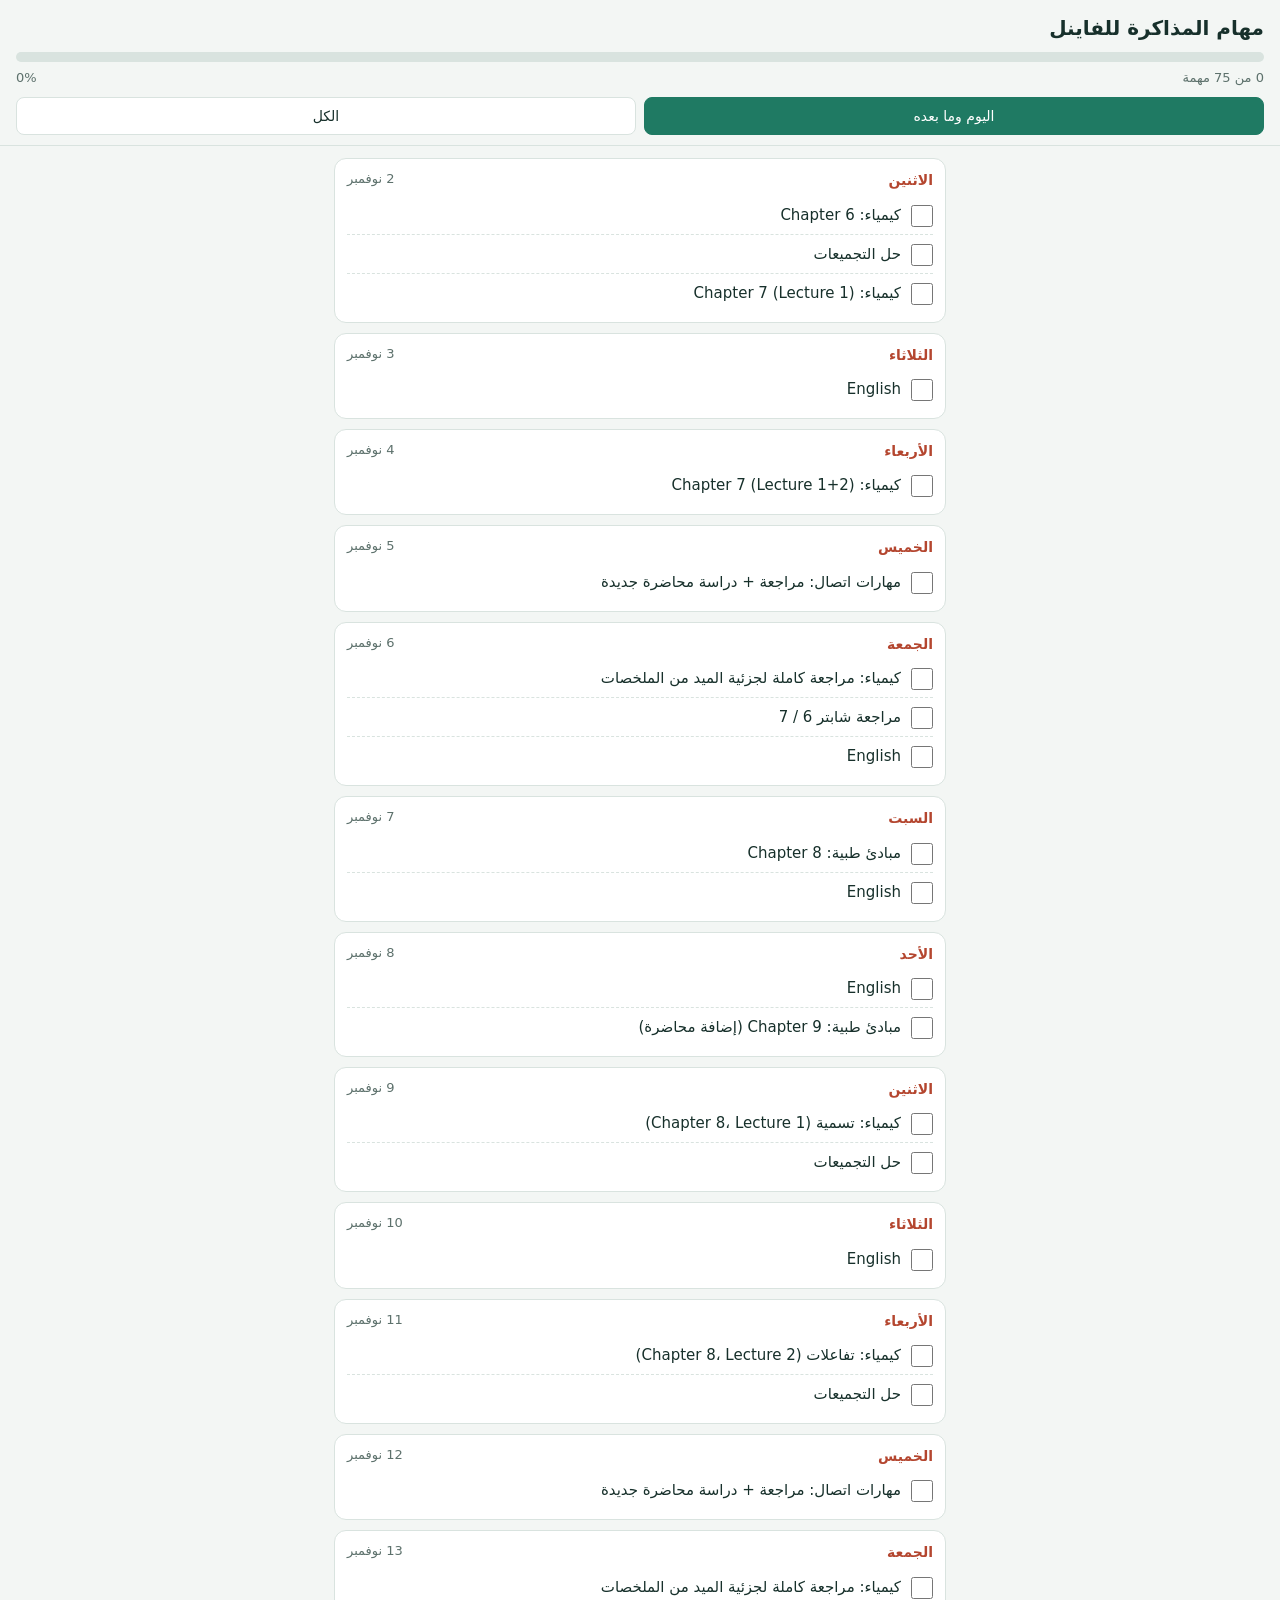
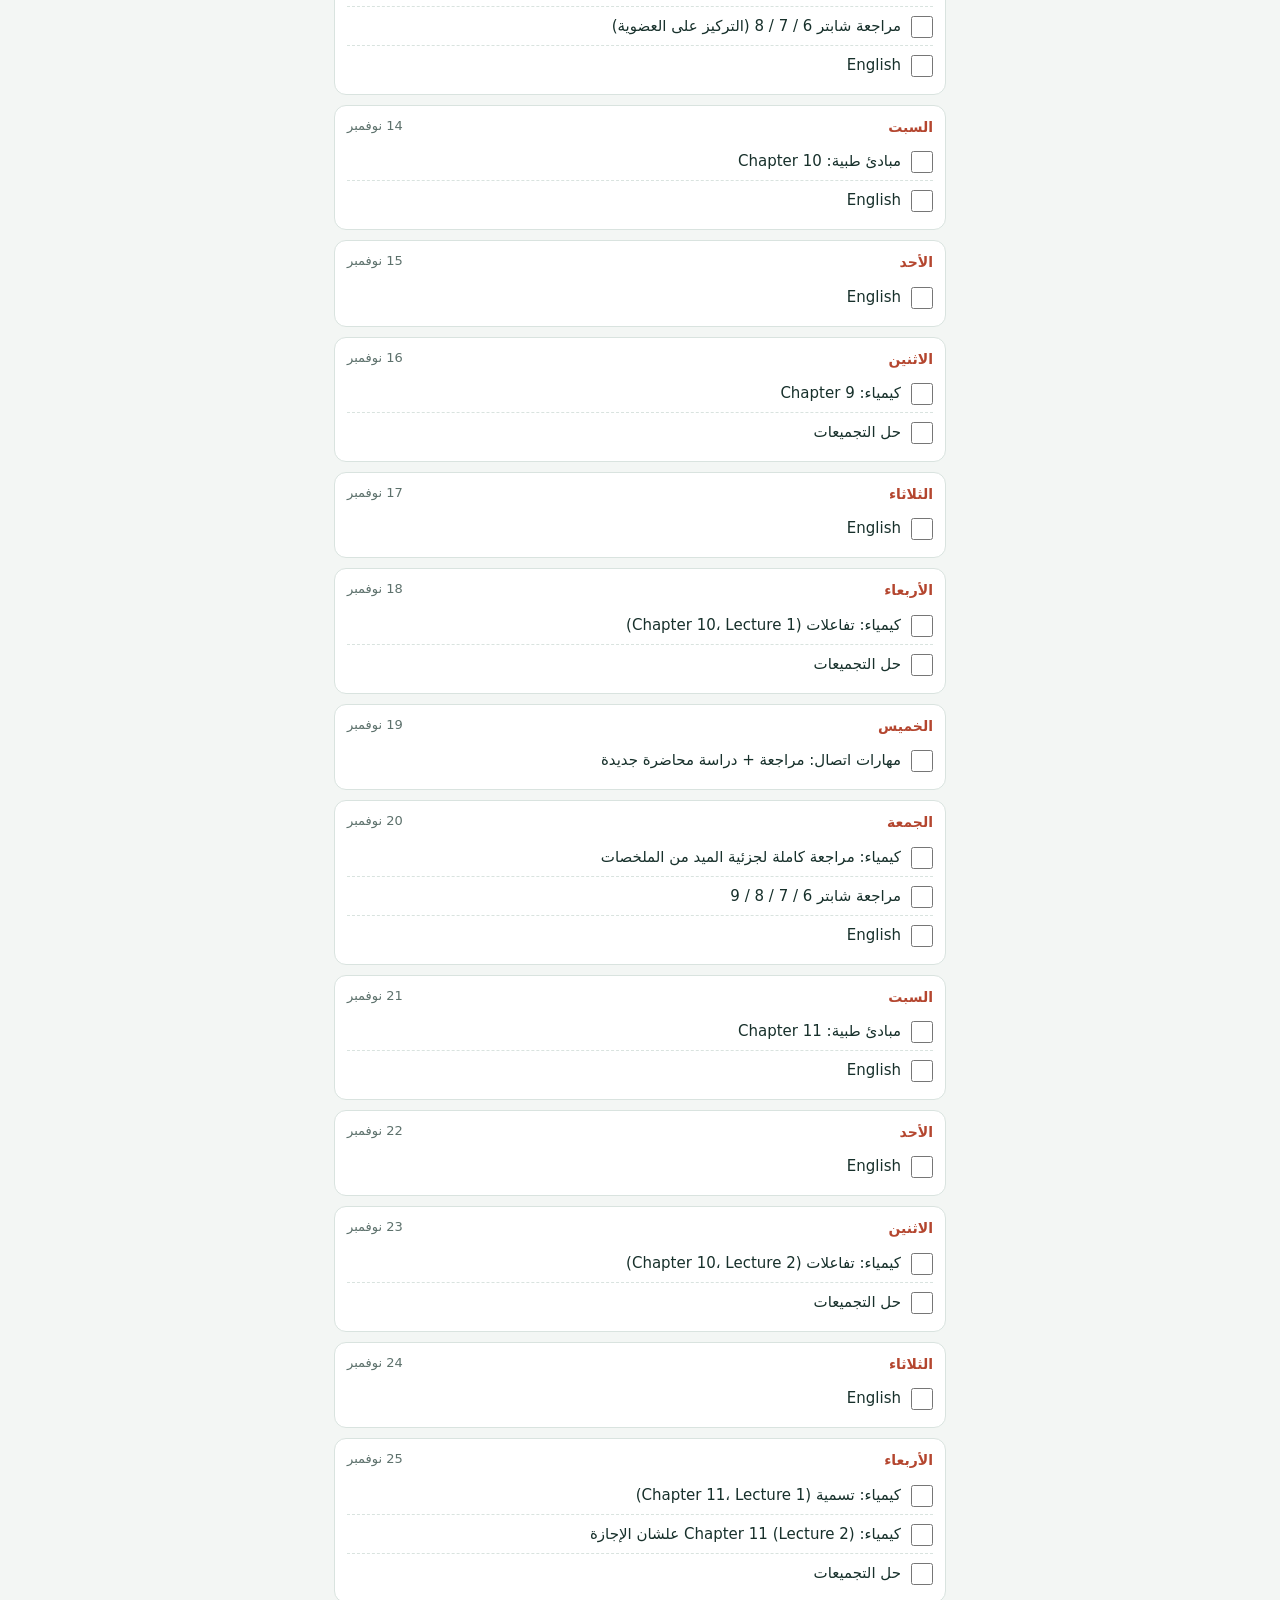
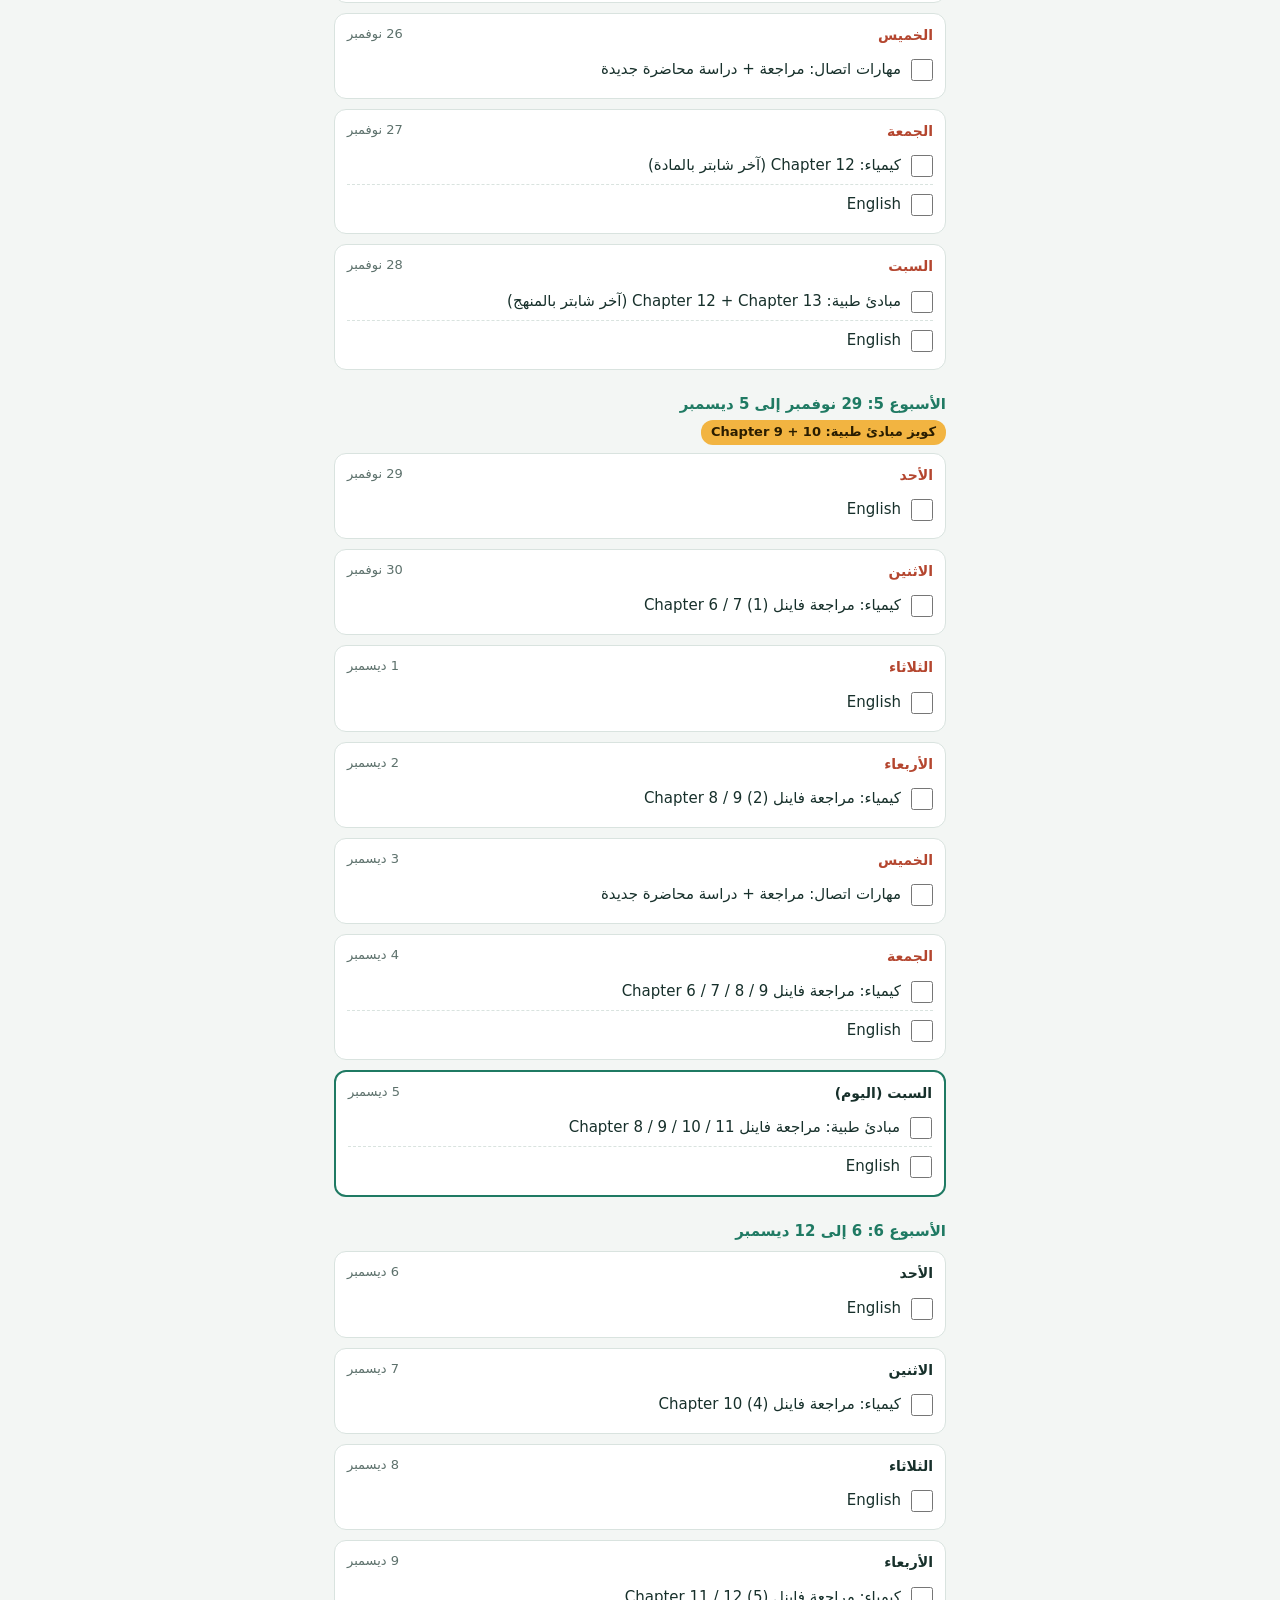
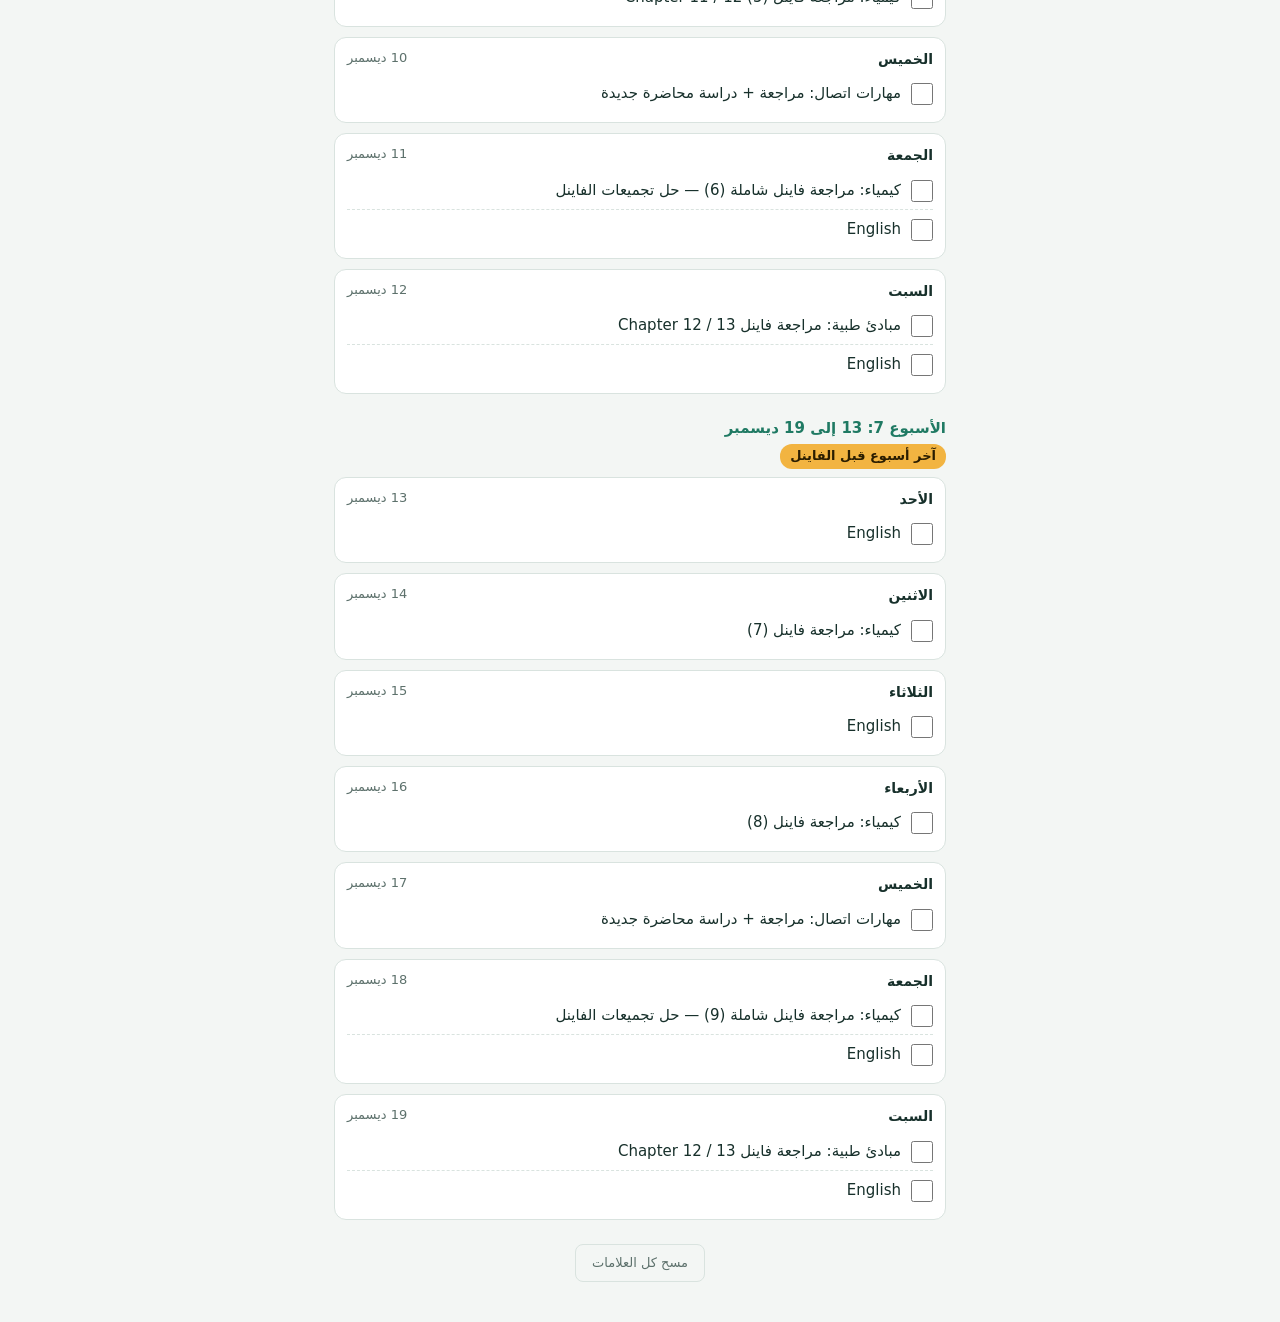
<file: dream.html>
<!DOCTYPE html>
<html lang="ar" dir="rtl">
<head>
<meta charset="utf-8">
<meta name="viewport" content="width=device-width, initial-scale=1, viewport-fit=cover">
<title>مهام المذاكرة للفاينل</title>
<style>
:root{--bg:#f3f6f4;--card:#fff;--tx:#17302b;--mu:#5d716c;--ln:#d9e3df;--ac:#1f7a63;--ac2:#e8f3ef;--hl:#f2b441;--bad:#b4462f;
box-sizing:border-box;padding-top:env(safe-area-inset-top,0px);padding-bottom:env(safe-area-inset-bottom,0px)}
@media (prefers-color-scheme:dark){:root:not([data-theme="light"]){--bg:#0f1a17;--card:#16241f;--tx:#e6f1ed;--mu:#8fa8a1;--ln:#26382f;--ac:#4cc4a0;--ac2:#1b2f28;--hl:#e0a93a;--bad:#e27a62}}
:root[data-theme="dark"]{--bg:#0f1a17;--card:#16241f;--tx:#e6f1ed;--mu:#8fa8a1;--ln:#26382f;--ac:#4cc4a0;--ac2:#1b2f28;--hl:#e0a93a;--bad:#e27a62}
*{box-sizing:border-box}
html{scroll-padding-top:90px}
body{margin:0;background:var(--bg);color:var(--tx);font-family:"IBM Plex Sans Arabic","Noto Naskh Arabic",Tahoma,system-ui,sans-serif;line-height:1.6}
header{position:sticky;top:env(safe-area-inset-top,0px);background:var(--bg);padding:12px 16px 10px;border-bottom:1px solid var(--ln);z-index:5}
body::before{content:"";position:fixed;inset:0 0 auto;height:env(safe-area-inset-top,0px);background:var(--bg);z-index:10}
h1{font-size:20px;margin:0 0 8px}
.bar{height:10px;background:var(--ln);border-radius:6px;overflow:hidden}
.bar i{display:block;height:100%;width:0;background:var(--ac);transition:width .25s}
.st{display:flex;justify-content:space-between;font-size:13px;color:var(--mu);margin-top:6px}
.tabs{display:flex;gap:8px;margin-top:8px}
.tabs button{flex:1;padding:7px;border:1px solid var(--ln);background:var(--card);color:var(--tx);border-radius:8px;font:inherit;font-size:14px}
.tabs button.on{background:var(--ac);color:#fff;border-color:var(--ac)}
main{padding:12px 14px 40px;max-width:640px;margin:auto}
.wk{margin:22px 0 8px;font-weight:700;font-size:15px;color:var(--ac)}
.note{display:inline-block;margin-top:4px;font-size:13px;font-weight:600;background:var(--hl);color:#2a1d00;padding:2px 10px;border-radius:12px}
.day{background:var(--card);border:1px solid var(--ln);border-radius:12px;padding:10px 12px;margin-bottom:10px}
.day.today{border:2px solid var(--ac)}
.day.done{opacity:.6}
.dh{display:flex;justify-content:space-between;font-size:14px;font-weight:700;margin-bottom:4px}
.dh span{color:var(--mu);font-weight:500;font-size:13px}
.late .dh b{color:var(--bad)}
label{display:flex;gap:10px;align-items:flex-start;padding:7px 0;cursor:pointer;font-size:15px}
label+label{border-top:1px dashed var(--ln)}
input{width:22px;height:22px;margin:2px 0 0;accent-color:var(--ac);flex:none}
input:checked+span{text-decoration:line-through;color:var(--mu)}
.reset{display:block;margin:24px auto 0;background:none;border:1px solid var(--ln);color:var(--mu);padding:8px 16px;border-radius:8px;font:inherit;font-size:13px}
</style>
</head>
<body>
<header>
<h1>مهام المذاكرة للفاينل</h1>
<div class="bar"><i id="pb"></i></div>
<div class="st"><span id="pt"></span><span id="pp"></span></div>
<div class="tabs"><button id="t1" class="on">اليوم وما بعده</button><button id="t2">الكل</button></div>
</header>
<main id="m"></main>
<script>
var D=[
["كيمياء: Chapter 6","حل التجميعات","كيمياء: Chapter 7 (Lecture 1)"],
["English"],
["كيمياء: Chapter 7 (Lecture 1+2)"],
["مهارات اتصال: مراجعة + دراسة محاضرة جديدة"],
["كيمياء: مراجعة كاملة لجزئية الميد من الملخصات","مراجعة شابتر 6 / 7","English"],
["مبادئ طبية: Chapter 8","English"],
["English","مبادئ طبية: Chapter 9 (إضافة محاضرة)"],
["كيمياء: تسمية (Chapter 8، Lecture 1)","حل التجميعات"],
["English"],
["كيمياء: تفاعلات (Chapter 8، Lecture 2)","حل التجميعات"],
["مهارات اتصال: مراجعة + دراسة محاضرة جديدة"],
["كيمياء: مراجعة كاملة لجزئية الميد من الملخصات","مراجعة شابتر 6 / 7 / 8 (التركيز على العضوية)","English"],
["مبادئ طبية: Chapter 10","English"],
["English"],
["كيمياء: Chapter 9","حل التجميعات"],
["English"],
["كيمياء: تفاعلات (Chapter 10، Lecture 1)","حل التجميعات"],
["مهارات اتصال: مراجعة + دراسة محاضرة جديدة"],
["كيمياء: مراجعة كاملة لجزئية الميد من الملخصات","مراجعة شابتر 6 / 7 / 8 / 9","English"],
["مبادئ طبية: Chapter 11","English"],
["English"],
["كيمياء: تفاعلات (Chapter 10، Lecture 2)","حل التجميعات"],
["English"],
["كيمياء: تسمية (Chapter 11، Lecture 1)","كيمياء: Chapter 11 (Lecture 2) علشان الإجازة","حل التجميعات"],
["مهارات اتصال: مراجعة + دراسة محاضرة جديدة"],
["كيمياء: Chapter 12 (آخر شابتر بالمادة)","English"],
["مبادئ طبية: Chapter 12 + Chapter 13 (آخر شابتر بالمنهج)","English"],
["English"],
["كيمياء: مراجعة فاينل (1) Chapter 6 / 7"],
["English"],
["كيمياء: مراجعة فاينل (2) Chapter 8 / 9"],
["مهارات اتصال: مراجعة + دراسة محاضرة جديدة"],
["كيمياء: مراجعة فاينل Chapter 6 / 7 / 8 / 9","English"],
["مبادئ طبية: مراجعة فاينل Chapter 8 / 9 / 10 / 11","English"],
["English"],
["كيمياء: مراجعة فاينل (4) Chapter 10"],
["English"],
["كيمياء: مراجعة فاينل (5) Chapter 11 / 12"],
["مهارات اتصال: مراجعة + دراسة محاضرة جديدة"],
["كيمياء: مراجعة فاينل شاملة (6) — حل تجميعات الفاينل","English"],
["مبادئ طبية: مراجعة فاينل Chapter 12 / 13","English"],
["English"],
["كيمياء: مراجعة فاينل (7)"],
["English"],
["كيمياء: مراجعة فاينل (8)"],
["مهارات اتصال: مراجعة + دراسة محاضرة جديدة"],
["كيمياء: مراجعة فاينل شاملة (9) — حل تجميعات الفاينل","English"],
["مبادئ طبية: مراجعة فاينل Chapter 12 / 13","English"]
];
var W={0:["الأسبوع 1: 2 إلى 7 نوفمبر",""],6:["الأسبوع 2: 8 إلى 14 نوفمبر",""],13:["الأسبوع 3: 15 إلى 21 نوفمبر","كويز الكيمياء: Chapter 6 + 7 (ممكن 8)"],20:["الأسبوع 4: 22 إلى 28 نوفمبر","إجازة الخريف"],27:["الأسبوع 5: 29 نوفمبر إلى 5 ديسمبر","كويز مبادئ طبية: Chapter 9 + 10"],34:["الأسبوع 6: 6 إلى 12 ديسمبر",""],41:["الأسبوع 7: 13 إلى 19 ديسمبر","آخر أسبوع قبل الفاينل"]};
var DN=["الأحد","الاثنين","الثلاثاء","الأربعاء","الخميس","الجمعة","السبت"];
var MN=["يناير","فبراير","مارس","أبريل","مايو","يونيو","يوليو","أغسطس","سبتمبر","أكتوبر","نوفمبر","ديسمبر"];
var K="study-final-2026",S={},all=false;
try{S=JSON.parse(localStorage.getItem(K)||"{}")}catch(e){S={}}
function save(){try{localStorage.setItem(K,JSON.stringify(S))}catch(e){}}
function dt(i){return new Date(2026,10,2+i)}
function key(d){return d.getFullYear()+"-"+d.getMonth()+"-"+d.getDate()}
var now=new Date(),tk=key(now),t0=new Date(now.getFullYear(),now.getMonth(),now.getDate());
function render(){
var h="",tot=0,dn=0;
D.forEach(function(ts,i){
var d=dt(i),past=d<t0,isT=key(d)===tk,c=0;
ts.forEach(function(_,j){tot++;if(S[i+"_"+j]){dn++;c++}});
var fin=c===ts.length;
if(!all&&past&&fin)return;
if(!all&&past&&!fin){}
if(W[i]&&(all||d>=t0||D.slice(i,i+7).some(function(_,k){return dt(i+k)>=t0}))){h+='<div class="wk">'+W[i][0]+(W[i][1]?'<br><span class="note">'+W[i][1]+'</span>':'')+'</div>'}
h+='<div class="day'+(isT?' today':'')+(fin?' done':'')+(past&&!fin?' late':'')+'" id="'+(isT?'today':'d'+i)+'"><div class="dh"><b>'+DN[d.getDay()]+(isT?' (اليوم)':'')+'</b><span>'+d.getDate()+' '+MN[d.getMonth()]+'</span></div>';
ts.forEach(function(t,j){var id=i+"_"+j;h+='<label><input type="checkbox" data-id="'+id+'"'+(S[id]?' checked':'')+'><span>'+t+'</span></label>'});
h+='</div>'});
if(!h)h='<p style="text-align:center;color:var(--mu)">لا توجد مهام قادمة. اضغط «الكل» للمراجعة.</p>';
h+='<button class="reset" id="rs">مسح كل العلامات</button>';
document.getElementById("m").innerHTML=h;
var p=Math.round(dn/tot*100);
document.getElementById("pb").style.width=p+"%";
document.getElementById("pt").textContent=dn+" من "+tot+" مهمة";
document.getElementById("pp").textContent=p+"%";
}
document.getElementById("m").addEventListener("change",function(e){
var id=e.target.getAttribute("data-id");if(!id)return;
if(e.target.checked)S[id]=1;else delete S[id];
save();var y=window.scrollY;render();window.scrollTo(0,y)});
document.getElementById("m").addEventListener("click",function(e){
if(e.target.id==="rs"&&confirm("مسح كل العلامات؟")){S={};save();render()}});
function tab(a){all=a;document.getElementById("t1").className=a?"":"on";document.getElementById("t2").className=a?"on":"";render();window.scrollTo(0,0)}
document.getElementById("t1").onclick=function(){tab(false)};
document.getElementById("t2").onclick=function(){tab(true)};
render();
</script>
</body>
</html>
</file>
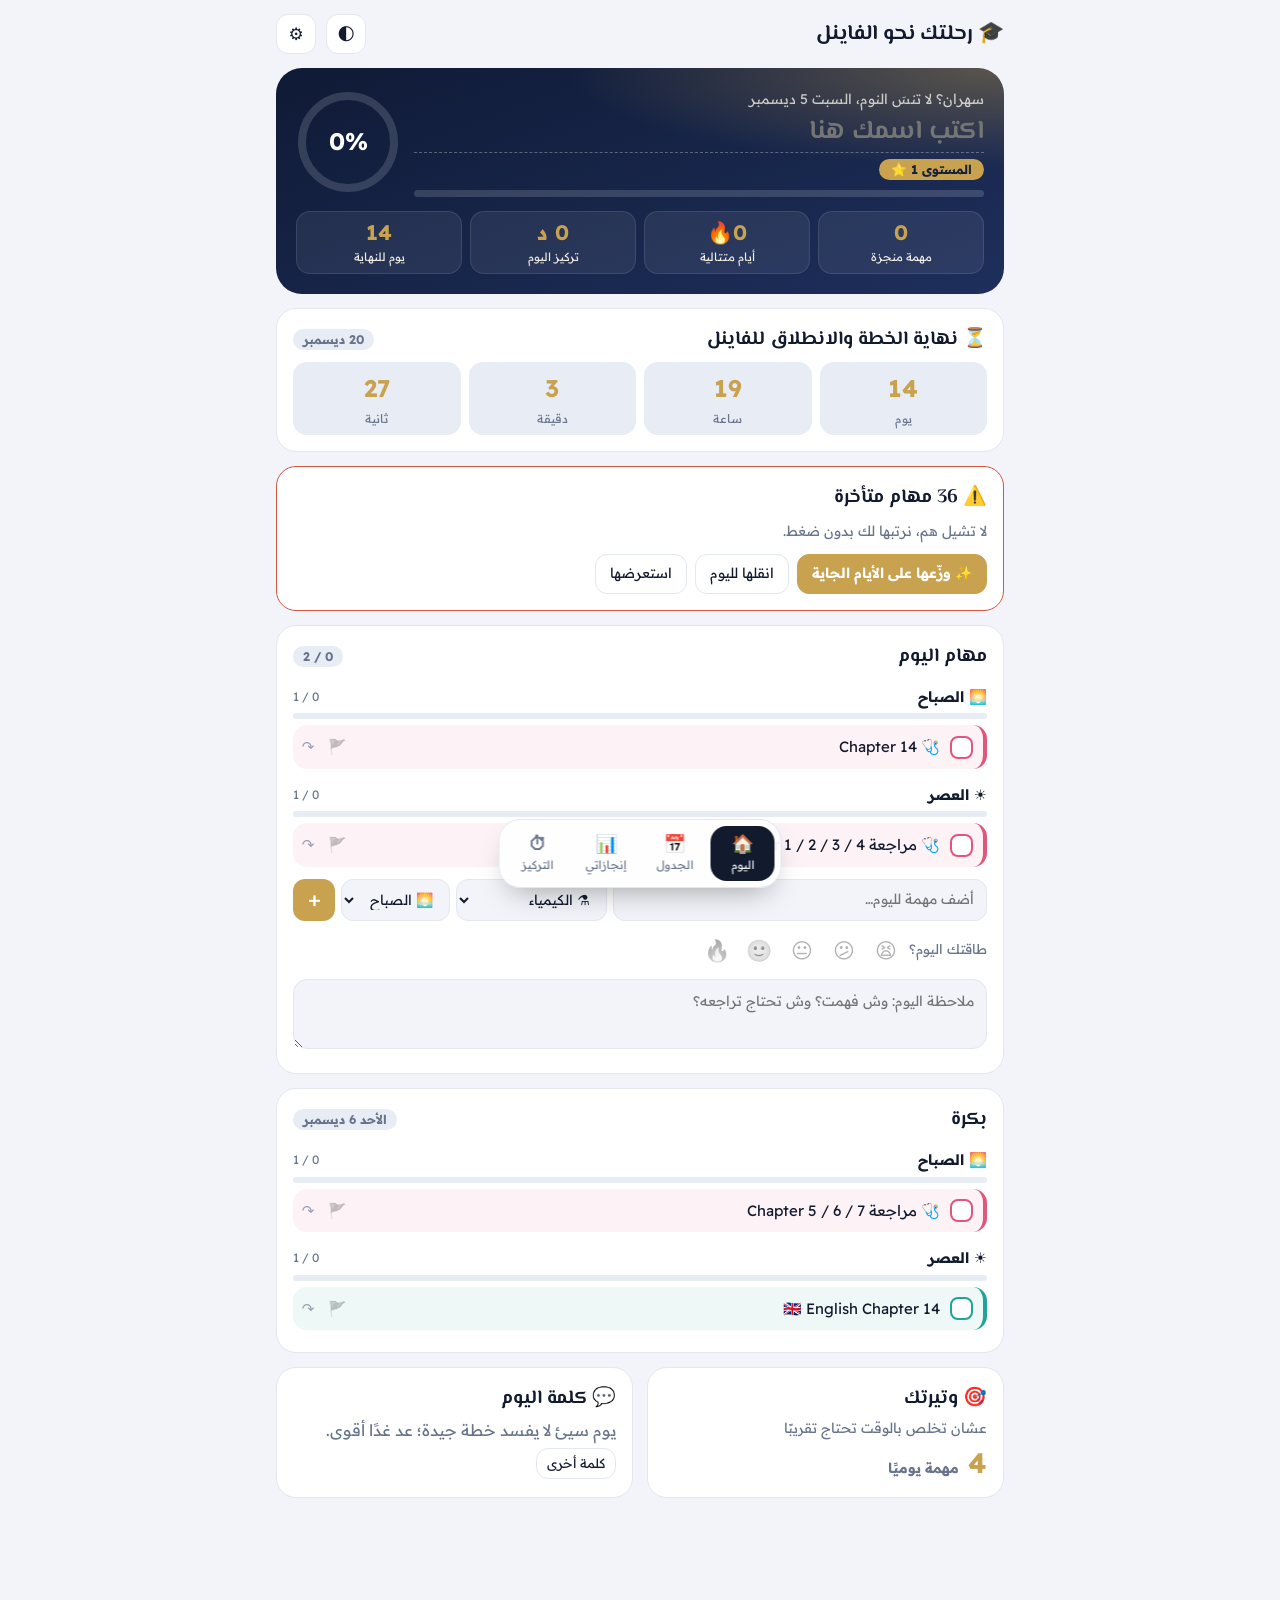
<file: رحلتك نحو الفاينل.html>
<!DOCTYPE html>
<html lang="ar" dir="rtl">
<head>
<meta charset="utf-8">
<meta name="viewport" content="width=device-width, initial-scale=1, viewport-fit=cover">
<title>رحلتك نحو الفاينل</title>
<link href="https://fonts.googleapis.com/css2?family=El+Messiri:wght@600;700&family=Readex+Pro:wght@300;400;500;600;700&display=swap" rel="stylesheet">
<style>
:root{--bg:#f2f4f9;--bg2:#e8ecf5;--card:#fff;--tx:#121a2e;--mu:#68748c;--ln:#e2e7f0;--h1:#0f1a35;--h2:#1e2f5c;--ac:#c9a24f;--ok:#1fa597;--bad:#d4573f;color-scheme:light;box-sizing:border-box;padding-top:env(safe-area-inset-top,0px);padding-bottom:env(safe-area-inset-bottom,0px)}
@media (prefers-color-scheme:dark){:root:not([data-theme="light"]){--bg:#070d1a;--bg2:#101a2e;--card:#0f1829;--tx:#e8edf7;--mu:#8e9bb5;--ln:#1e2a44;--h1:#0c1630;--h2:#1a2a52;color-scheme:dark}}
:root[data-theme="dark"]{--bg:#070d1a;--bg2:#101a2e;--card:#0f1829;--tx:#e8edf7;--mu:#8e9bb5;--ln:#1e2a44;--h1:#0c1630;--h2:#1a2a52;color-scheme:dark}
html{scroll-padding-top:env(safe-area-inset-top,0px);scroll-behavior:smooth}
*{box-sizing:border-box;-webkit-tap-highlight-color:transparent}
body{margin:0;background:var(--bg);color:var(--tx);font-family:"Readex Pro",Tahoma,system-ui,sans-serif;line-height:1.7}
button,input,select,textarea{font:inherit;color:inherit}
.w{max-width:760px;margin:auto;padding:0 16px 120px}
.top{display:flex;align-items:center;gap:10px;padding:14px 0}
.brand{flex:1;font:700 21px "El Messiri",serif}
.tb{width:40px;height:40px;border-radius:12px;border:1px solid var(--ln);background:var(--card);cursor:pointer;font-size:17px}
.hero{color:#f3efe6;border-radius:26px;padding:20px;margin-bottom:14px;background:radial-gradient(110% 80% at 100% 0%,color-mix(in srgb,var(--ac) 38%,transparent),transparent 55%),linear-gradient(160deg,var(--h1),var(--h2))}
.hg{display:flex;align-items:center;gap:14px}.hl{flex:1;min-width:0}
.gr{font-size:14px;opacity:.8}
#nm{background:transparent;border:0;border-bottom:1px dashed rgba(255,255,255,.3);color:#fff;font:700 26px "El Messiri",serif;width:100%;outline:0;padding:0}
.lv{display:inline-block;font-size:12.5px;color:#14213d;background:var(--ac);border-radius:20px;padding:0 12px;font-weight:700;margin-top:6px}
.xp{height:7px;border-radius:9px;background:rgba(255,255,255,.15);margin-top:8px;overflow:hidden}.xp i{display:block;height:100%;background:var(--ac);transition:width .5s}
.st{display:grid;grid-template-columns:repeat(4,1fr);gap:8px;margin-top:14px}
.st div{background:rgba(255,255,255,.07);border:1px solid rgba(255,255,255,.1);border-radius:14px;padding:6px 2px;text-align:center;font-size:11.5px}
.st b{display:block;font-size:21px;color:var(--ac);line-height:1.4}
.card{background:var(--card);border:1px solid var(--ln);border-radius:20px;padding:16px;margin-bottom:14px}
.ch{display:flex;justify-content:space-between;align-items:center;gap:8px;margin-bottom:8px}
h2{font:700 19px "El Messiri",serif;margin:0}
.pill{font-size:12.5px;font-weight:700;border-radius:20px;padding:0 10px;background:var(--bg2);color:var(--mu);white-space:nowrap}
.mu{color:var(--mu);font-size:14px;margin:4px 0}
.btn{border:1px solid var(--ln);background:var(--card);border-radius:12px;padding:7px 14px;font-size:14px;cursor:pointer;white-space:nowrap}
.btn.pr{background:var(--ac);border-color:var(--ac);color:#fff;font-weight:700}.btn.sm{padding:3px 10px;font-size:13px}
.row{display:flex;gap:8px;flex-wrap:wrap;margin-top:10px}
.g2{display:grid;grid-template-columns:1fr 1fr;gap:14px;margin-bottom:14px}.g2 .card{margin:0}
@media(max-width:600px){.g2{grid-template-columns:1fr}}
.cd{display:grid;grid-template-columns:repeat(4,1fr);gap:8px}
.cd div{text-align:center;border-radius:14px;padding:6px 0;background:var(--bg2);font-size:12px;color:var(--mu)}
.cd b{display:block;font-size:24px;color:var(--ac);font-variant-numeric:tabular-nums}
.sl{display:flex;align-items:center;gap:8px;margin:14px 0 4px;font-weight:700;font-size:14.5px}
.sl small{margin-inline-start:auto;color:var(--mu);font-weight:400}
.mb{height:6px;border-radius:6px;background:var(--bg2);overflow:hidden;margin-bottom:6px}.mb i{display:block;height:100%;background:linear-gradient(90deg,var(--ac),var(--ok));transition:width .4s}
.tk{display:flex;align-items:center;border-radius:14px;background:color-mix(in srgb,var(--c) 8%,transparent);margin:6px 0;border-inline-start:4px solid var(--c)}
.tk label{flex:1;display:flex;gap:10px;align-items:center;padding:9px 10px;cursor:pointer;font-size:15px;min-width:0}
.tk input{position:absolute;opacity:0;pointer-events:none}
.cb{width:23px;height:23px;border-radius:8px;border:2px solid var(--c);flex:none;display:grid;place-items:center;background:var(--card)}
.tk input:checked+.cb{background:var(--c)}
.tk input:checked+.cb::after{content:"";width:6px;height:11px;border:solid #fff;border-width:0 2.5px 2.5px 0;transform:rotate(45deg) translate(-1px,-1px)}
.tk input:focus-visible+.cb{outline:2px solid var(--ac);outline-offset:2px}
.tk.dn .tt{text-decoration:line-through;color:var(--mu)}
.tk.fl{box-shadow:inset 0 0 0 1px var(--bad)}
.tt{overflow-wrap:anywhere}
.mvd{font-size:11px;color:var(--mu);background:var(--bg2);border-radius:8px;padding:0 6px;margin-inline-start:4px}
.ta{display:flex;opacity:.65}
.ib{width:30px;height:30px;border-radius:10px;border:0;background:transparent;cursor:pointer;font-size:15px;color:var(--mu)}
.tk.fl .ib[data-fl]{opacity:1;filter:none}.ib[data-fl]{filter:grayscale(1);opacity:.55}.tk.fl .ib[data-fl]{filter:none}
.add{display:flex;gap:6px;margin-top:12px;flex-wrap:wrap}
.inp,.add input,.add select{border:1px solid var(--ln);border-radius:12px;background:var(--bg);padding:8px 12px;font-size:14px;outline:0;min-width:0}
.add input{flex:1;min-width:140px}
.add button{width:42px;border-radius:12px;border:0;background:var(--ac);color:#fff;font-size:22px;cursor:pointer}
textarea{width:100%;min-height:70px;margin-top:10px;border:1px solid var(--ln);border-radius:14px;background:var(--bg);padding:10px 12px;resize:vertical;outline:0;font-size:14px}
.mood{display:flex;gap:4px;align-items:center;margin-top:10px;font-size:13.5px;color:var(--mu);flex-wrap:wrap}
.mood button{font-size:21px;width:38px;height:38px;border-radius:12px;border:1px solid transparent;background:transparent;cursor:pointer;filter:grayscale(1);opacity:.55}
.mood button.on{filter:none;opacity:1;border-color:var(--ac)}
.warn{border-color:var(--bad)}
.srch{display:flex;border:1px solid var(--ln);border-radius:14px;background:var(--card);padding:0 12px;margin-bottom:10px}
.srch input{flex:1;border:0;background:transparent;padding:11px 0;outline:0;font-size:15px}
.chips{display:flex;gap:6px;overflow-x:auto;margin-bottom:10px;scrollbar-width:none}
.chips button{border:1px solid var(--ln);background:var(--card);border-radius:20px;padding:4px 14px;font-size:13px;cursor:pointer;white-space:nowrap}
.chips button.on{background:var(--tx);color:var(--bg);border-color:var(--tx)}
.seg{display:flex;background:var(--bg2);border-radius:14px;padding:4px;gap:4px;margin-bottom:12px}
.seg button{flex:1;border:0;background:transparent;border-radius:10px;padding:6px;cursor:pointer;color:var(--mu)}
.seg button.on{background:var(--card);color:var(--tx);font-weight:700}
.wk{margin:20px 4px 8px;font:700 17px "El Messiri",serif;color:var(--ac)}
.day{background:var(--card);border:1px solid var(--ln);border-radius:18px;padding:10px 12px;margin-bottom:10px;scroll-margin-top:70px}
.day.today{border:2px solid var(--ac)}.day.done{opacity:.65}
.dh{display:flex;justify-content:space-between;align-items:center;font-weight:700;font-size:14px}.dh span{color:var(--mu);font-weight:400;font-size:13px}
.tag{font-size:11px;border-radius:8px;padding:0 7px;margin-inline-start:6px;background:var(--bad);color:#fff}.tag.t{background:var(--ac)}
.empty{text-align:center;color:var(--mu);padding:26px 0}
.sub4{display:grid;grid-template-columns:repeat(5,1fr);gap:6px;text-align:center;font-size:12px;color:var(--mu)}
@media(max-width:520px){.sub4{grid-template-columns:repeat(3,1fr)}}
.hm{display:grid;grid-template-columns:repeat(7,1fr);gap:5px}
.hm span{font-size:11px;text-align:center;color:var(--mu)}
.hm i{aspect-ratio:1;border-radius:7px;background:var(--bg2);display:grid;place-items:center;font-style:normal;font-size:11px;color:var(--mu);cursor:pointer}
.hm i.l1{background:color-mix(in srgb,var(--ok) 30%,var(--bg2))}.hm i.l2{background:color-mix(in srgb,var(--ok) 60%,var(--bg2));color:#fff}.hm i.l3{background:var(--ok);color:#fff}
.hm i.td{outline:2px solid var(--ac);outline-offset:1px}.hm i.fu{opacity:.45}
.sb{display:flex;align-items:center;gap:10px;font-size:13.5px;margin:8px 0}.sb span:first-child{width:92px;flex:none}
.bar{flex:1;height:9px;background:var(--bg2);border-radius:6px;overflow:hidden}.bar i{display:block;height:100%;border-radius:6px}
.bd{display:grid;grid-template-columns:repeat(4,1fr);gap:8px}
.bd div{text-align:center;font-size:11.5px;padding:8px 2px;border-radius:14px;border:1px solid var(--ln);color:var(--mu);filter:grayscale(1);opacity:.45}
.bd div.on{opacity:1;filter:none;color:var(--tx);border-color:var(--ac)}.bd b{display:block;font-size:22px}
.big{font:700 28px "Readex Pro",sans-serif;color:var(--ac);line-height:1.3}
.fc{text-align:center}
.tring{position:relative;width:min(280px,76vw);margin:10px auto}.tring svg{width:100%;display:block}
.tring .in{position:absolute;inset:0;display:flex;flex-direction:column;align-items:center;justify-content:center}
#tmT{font:700 clamp(44px,14vw,60px) "Readex Pro",sans-serif;font-variant-numeric:tabular-nums;line-height:1.1}
#tmR{transition:stroke-dashoffset .3s linear}
.ctl{display:flex;gap:10px;justify-content:center;margin:6px 0}
.pf{display:grid;grid-template-columns:repeat(auto-fit,minmax(110px,1fr));gap:8px;margin:10px 0;text-align:start}
.pf label{display:flex;flex-direction:column;gap:3px;font-size:12.5px;color:var(--mu)}
.nav{position:fixed;bottom:calc(12px + env(safe-area-inset-bottom,0px));left:50%;transform:translateX(-50%);z-index:30;display:flex;gap:4px;padding:6px;border-radius:22px;background:color-mix(in srgb,var(--card) 85%,transparent);backdrop-filter:blur(14px);border:1px solid var(--ln);box-shadow:0 14px 30px -12px rgba(0,0,0,.35)}
.nav button{display:flex;flex-direction:column;align-items:center;border:0;background:transparent;color:var(--mu);border-radius:16px;padding:6px 12px;cursor:pointer;font-size:11.5px;min-width:64px}
.nav button.on{background:var(--tx);color:var(--bg)}.nav b{font-size:18px;line-height:1.3}
#mini{position:fixed;top:calc(8px + env(safe-area-inset-top,0px));left:12px;z-index:25;display:none;border-radius:20px;border:1px solid var(--ac);background:var(--card);padding:2px 12px;font-weight:700;cursor:pointer;font-variant-numeric:tabular-nums}#mini.on{display:block}
#ts{position:fixed;top:calc(64px + env(safe-area-inset-top,0px));left:50%;transform:translateX(-50%);background:var(--tx);color:var(--bg);padding:8px 14px;border-radius:14px;opacity:0;transition:.3s;pointer-events:none;z-index:60;display:flex;gap:12px;align-items:center;max-width:92vw;font-size:14px}
#ts.on{opacity:1;pointer-events:auto}#ts button{border:0;background:var(--ac);color:#fff;border-radius:10px;padding:2px 12px;cursor:pointer}
.ov{position:fixed;inset:0;z-index:50;background:rgba(5,10,20,.5);display:none;align-items:flex-start;justify-content:center;padding:70px 14px 14px}.ov.on{display:flex}
.pnl{width:100%;max-width:520px;background:var(--card);border:1px solid var(--ln);border-radius:22px;max-height:calc(100vh - 90px);overflow:auto;padding:18px}
.pnl h3{font-size:14px;margin:16px 0 8px;color:var(--mu)}.pnl h3:first-child{margin-top:0}
.sw{display:flex;gap:10px}.sw button{width:34px;height:34px;border-radius:50%;border:3px solid var(--card);cursor:pointer}.sw button.on{outline:2px solid var(--tx)}
.fx{position:fixed;top:-16px;z-index:80;pointer-events:none;animation:fl linear forwards}@keyframes fl{to{transform:translateY(108vh) rotate(720deg);opacity:.3}}
@media (prefers-reduced-motion:reduce){.fx{display:none}*{transition:none!important}}
</style>
</head>
<body>
<div class="w">
<header class="top"><div class="brand">🎓 رحلتك نحو الفاينل</div><button class="tb" data-x="th" aria-label="الوضع الليلي">🌓</button><button class="tb" data-x="set" aria-label="الإعدادات">⚙️</button></header>
<main id="app"></main>
</div>
<button id="mini" data-v="focus"><span id="miniT">25:00</span></button>
<nav class="nav" aria-label="التنقل"><button data-v="home"><b>🏠</b>اليوم</button><button data-v="plan"><b>📅</b>الجدول</button><button data-v="stats"><b>📊</b>إنجازاتي</button><button data-v="focus"><b>⏱</b>التركيز</button></nav>
<div id="ts" role="status" aria-live="polite"></div>
<div class="ov" id="set"><div class="pnl" id="setb"></div></div>
<input type="file" id="upf" accept=".json" hidden>
<script>
/* ===== بيانات الجدول (من ملف PDF) — كل يوم: [الصباح، العصر، الليل] ===== */
const d=(m,a,n)=>[m||[],a||[],n||[]];
const P=[
/*22 أحد*/d(["ch|Chapter 8","ch|حل التجميعات"],["md|Chapter 8 / 9","md|حل التجميعات"],["gn|دراسة جزئية الميد للمادة الضعيف فيها"]),
/*23 اثنين*/d(["ch|Chapter 9","ch|حل التجميعات"],["md|Chapter 10","md|حل التجميعات"]),
/*24 ثلاثاء*/d(["ch|Chapter 10","ch|حل التجميعات"],["md|Chapter 11","md|حل التجميعات"]),
/*25 أربعاء*/d(["ch|Chapter 11","ch|حل التجميعات"],["sk|Chapter 5"],["md|مراجعة مبادئ طبية 9 / 10 / 11"]),
/*26 خميس*/d(["ch|Chapter 12","ch|حل التجميعات"],["sk|Chapter 6"],["md|مراجعة مبادئ طبية 9 / 10 / 11"]),
/*27 جمعة*/d(["en|English Chapter 12"],["sk|Chapter 7"],["md|مراجعة مبادئ طبية 9 / 10 / 11"]),
/*28 سبت*/d(["en|English Chapter 12"],["sk|Chapter 8"],["md|مراجعة مبادئ طبية 9 / 10 / 11"]),
/*29 أحد*/d(["md|مراجعة (2) للكويز"],["en|English Chapter 13"]),
/*30 اثنين*/d(["ch|مراجعة عضوية: Chapter 6 / 7 / 8"]),
/*1 ديسمبر*/d(["en|English Chapter 13"],["md|Chapter 12"]),
/*2*/d(["ch|مراجعة عضوية: Chapter 9 / 10"]),
/*3*/d(["md|Chapter 13"]),
/*4 جمعة*/d(["ch|مراجعة عضوية: Chapter 11 / 12 + الميد من الملخصات"],["en|مراجعة Chapter 12 + 13"]),
/*5 سبت*/d(["md|Chapter 14"],["md|مراجعة Chapter 1 / 2 / 3 / 4"]),
/*6 أحد*/d(["md|مراجعة Chapter 5 / 6 / 7"],["en|English Chapter 14"]),
/*7*/d(["ch|مراجعة عضوية: التسمية والنظري (من الملخص)"]),
/*8*/d(["md|مراجعة"]),
/*9*/d(["ch|مراجعة التفاعلات"]),
/*10*/d(["ch|مراجعة التفاعلات"],["sk|مراجعة Chapter 5 / 6 / 7 / 8"]),
/*11 جمعة*/d(["ch|حل تجميعات الفاينل"],["sk|Chapter 1 / 2 / 3 / 4"]),
/*12 سبت*/d(["md|مراجعة كامل المادة"]),
/*13 أحد*/d(["en|English"]),
/*14*/d(["ch|مراجعة كامل المادة"]),
/*15*/d(["en|English"]),
d(),d(),d(),d()/* 16–19: أيام فاضية للمراجعة الحرة */
];
const N=P.length,LAST=N-1;
const SB={ch:["الكيمياء","#4f8cff","⚗️"],md:["مبادئ طبية","#e0567c","🩺"],en:["English","#1fa597","🇬🇧"],sk:["مهارات اتصال","#8b6cf0","🗣️"],gn:["عام","#c9a24f","⭐"]};
const SL=[["الصباح","🌅"],["العصر","☀️"],["الليل","🌙"]];
const WK=[[0,"الأسبوع 4: 22 – 28 نوفمبر"],[7,"الأسبوع 5: 29 نوفمبر – 5 ديسمبر · كويز مبادئ طبية (9/10/11)"],[14,"الأسبوع 6: 6 – 12 ديسمبر · آخر أسبوع قبل الفاينل"],[21,"الأسبوع 7: 13 – 19 ديسمبر"]];
const DN=["الأحد","الاثنين","الثلاثاء","الأربعاء","الخميس","الجمعة","السبت"],MN=["يناير","فبراير","مارس","أبريل","مايو","يونيو","يوليو","أغسطس","سبتمبر","أكتوبر","نوفمبر","ديسمبر"];
const MOODS=["😫","😕","😐","🙂","🔥"];
const ACC=["#c9a24f","#4f8cff","#1fa597","#e0567c","#8b6cf0","#f0803c"];
const Q=["الاستمرار أهم من الكمال.","التعب مؤقت والإنجاز يبقى.","ابدأ بما تستطيع وستزداد قدرتك.","ساعة تركيز حقيقية تساوي ثلاث ساعات تشتت.","افهم، لخّص، ثم اختبر نفسك.","يوم سيئ لا يفسد خطة جيدة؛ عد غدًا أقوى."];
/* ===== أدوات ===== */
const $=s=>document.querySelector(s),pad=n=>("0"+n).slice(-2);
const J=(k,v)=>{try{const x=localStorage.getItem(k);return x?JSON.parse(x):v}catch(e){return v}};
const Wt=(k,v)=>{try{localStorage.setItem(k,JSON.stringify(v))}catch(e){}};
let S=J("f26s",{}),F=J("f26f",{}),C=J("f26c",{}),MV=J("f26m",{}),NT=J("f26n",{}),MD=J("f26d",{}),FM=J("f26fm",{}),FD=J("f26fd",{}),FS=J("f26fs",{}),BD=J("f26b",[]);
let CFG=Object.assign({acc:ACC[0],goal:120,w:25,b:5,quiz:"2026-11-29",name:"",theme:"",snd:1},J("f26cfg",{}));
const save=()=>{Wt("f26s",S);Wt("f26f",F);Wt("f26c",C);Wt("f26m",MV);Wt("f26n",NT);Wt("f26d",MD);Wt("f26fm",FM);Wt("f26fd",FD);Wt("f26fs",FS);Wt("f26b",BD);Wt("f26cfg",CFG)};
const esc=s=>String(s||"").replace(/&/g,"&amp;").replace(/</g,"&lt;").replace(/>/g,"&gt;").replace(/"/g,"&quot;");
const dt=i=>new Date(2026,10,22+i),fmt=x=>x.getDate()+" "+MN[x.getMonth()];
const day0=()=>{const n=new Date();return new Date(n.getFullYear(),n.getMonth(),n.getDate())};
const dk=x=>x.getFullYear()+"-"+(x.getMonth()+1)+"-"+x.getDate();
const durTxt=m=>{m=Math.round(m);const h=Math.floor(m/60),r=m%60;return h?h+" س"+(r?" "+r+" د":""):r+" د"};
const uid=()=>"x"+Date.now().toString(36)+Math.random().toString(36).slice(2,5);
const snap=()=>JSON.stringify({S,MV,C,F});
const restore=s=>{const o=JSON.parse(s);S=o.S;MV=o.MV;C=o.C;F=o.F;save();render(true)};
const applyTheme=()=>{const r=document.documentElement;CFG.theme?r.setAttribute("data-theme",CFG.theme):r.removeAttribute("data-theme");r.style.setProperty("--ac",CFG.acc)};applyTheme();
let V=J("f26v","home"),flt="",tab="up",q="",T=[],M={},qi=0;
function build(){
  T=P.map(()=>[[],[],[]]);
  P.forEach((day,i)=>day.forEach((sl,k)=>sl.forEach((s,j)=>{const id=i+"_"+k+"_"+j,[sb,tx]=s.split("|"),to=MV[id]!=null&&T[MV[id]]?MV[id]:i;T[to][k].push({id,s:sb,t:tx,o:i,k})})));
  for(const i in C)(C[i]||[]).forEach(c=>{if(T[+i])T[+i][c.k||0].push({id:c.id,s:c.s,t:c.t,o:+i,k:c.k||0,cu:1})});
}
const all=i=>[].concat(...T[i]);
const full=i=>{const a=all(i);return a.length>0&&a.every(x=>S[x.id])};
function calc(){
  build();const t0=day0(),idx=Math.round((t0-dt(0))/864e5);
  const m={t0,idx,tot:0,dn:0,sc:{},sd:{},late:[],fd:0};
  for(const k in SB){m.sc[k]=0;m.sd[k]=0}
  T.forEach((_,i)=>{all(i).forEach(x=>{m.tot++;m.sc[x.s]++;if(S[x.id]){m.dn++;m.sd[x.s]++}else if(i<idx)m.late.push(Object.assign({d:i},x))});if(full(i))m.fd++});
  m.pc=m.tot?Math.round(m.dn/m.tot*100):0;
  m.left=Math.max(0,Math.round((new Date(2026,11,19)-t0)/864e5));
  let st=0;for(let i=Math.min(idx,LAST);i>=0;i--){if(!all(i).length)continue;if(full(i))st++;else if(i!==idx)break}
  m.st=st;m.best=Math.max(+(J("f26best",0)),st);Wt("f26best",m.best);
  m.fsT=0;for(const k in FS)m.fsT+=FS[k];m.fmT=0;for(const k in FM)m.fmT+=FM[k];
  m.fToday=FD[dk(t0)]||0;m.sToday=FS[dk(t0)]||0;
  m.xp=m.dn*10+m.fd*25+m.fsT*15;m.lvl=Math.floor(Math.sqrt(m.xp/50))+1;
  const a=50*(m.lvl-1)**2,b=50*m.lvl**2;m.xpPc=Math.round((m.xp-a)/(b-a)*100);
  m.flag=[];T.forEach((_,i)=>all(i).forEach(x=>{if(F[x.id])m.flag.push(Object.assign({d:i},x))}));
  const rem=m.tot-m.dn,dl=Math.max(1,LAST-Math.max(idx,0)+1);m.need=Math.ceil(rem/dl);
  return m;
}
/* ===== مؤثرات ===== */
let AC=null;
function tone(f,t,du){if(!CFG.snd)return;try{AC=AC||new(window.AudioContext||window.webkitAudioContext)();const o=AC.createOscillator(),g=AC.createGain();o.frequency.value=f;g.gain.setValueAtTime(.001,AC.currentTime+t);g.gain.exponentialRampToValueAtTime(.12,AC.currentTime+t+.02);g.gain.exponentialRampToValueAtTime(.0001,AC.currentTime+t+du);o.connect(g).connect(AC.destination);o.start(AC.currentTime+t);o.stop(AC.currentTime+t+du+.05)}catch(e){}}
const chime=()=>[523,659,784,1047].forEach((f,i)=>tone(f,i*.11,.3));
function conf(n=60){const C2=[CFG.acc,"#4f8cff","#e0567c","#1fa597","#8b6cf0"];for(let i=0;i<n;i++){const s=document.createElement("i");s.className="fx";const z=6+Math.random()*8;s.style.cssText=`left:${Math.random()*100}vw;width:${z}px;height:${z}px;background:${C2[i%5]};border-radius:${Math.random()>.5?"50%":"2px"};animation-duration:${1.8+Math.random()*1.5}s`;document.body.appendChild(s);setTimeout(()=>s.remove(),4000)}}
let tsH;function toast(m,undo){const t=$("#ts");t.innerHTML="<span>"+esc(m)+"</span>"+(undo?"<button>تراجع</button>":"");if(undo)t.querySelector("button").onclick=()=>{restore(undo);t.className="";toast("تم التراجع")};t.className="on";clearTimeout(tsH);tsH=setTimeout(()=>t.className="",undo?5000:2400)}
/* ===== الواجهات ===== */
function ring(pc,size,r,sw,col,txt,tc){const c=2*Math.PI*r;return `<svg viewBox="0 0 ${size} ${size}" width="${size}" height="${size}"><circle cx="${size/2}" cy="${size/2}" r="${r}" fill="none" stroke="${tc||"rgba(255,255,255,.15)"}" stroke-width="${sw}"/><circle cx="${size/2}" cy="${size/2}" r="${r}" fill="none" stroke="${col}" stroke-width="${sw}" stroke-linecap="round" stroke-dasharray="${c.toFixed(1)}" stroke-dashoffset="${(c*(1-pc/100)).toFixed(1)}" transform="rotate(-90 ${size/2} ${size/2})"/>${txt||""}</svg>`}
function row(x,i){
  const dn=S[x.id];let tx=esc(x.t);if(q){const e=esc(q);tx=tx.split(e).join("<mark>"+e+"</mark>")}
  return `<div class="tk${dn?" dn":""}${F[x.id]?" fl":""}" style="--c:${SB[x.s][1]}"><label><input type="checkbox" data-id="${x.id}" data-d="${i}"${dn?" checked":""}><span class="cb"></span><span class="tt">${SB[x.s][2]} ${tx}${x.o!==i?'<small class="mvd">مؤجّلة</small>':""}${x.cu?'<small class="mvd">مهمتك</small>':""}</span></label><div class="ta"><button class="ib" data-fl="${x.id}" title="أحتاج مراجعة">🚩</button>${!dn&&i<LAST?`<button class="ib" data-mv="${x.id}" data-d="${i}" title="أجّلها لبكرة">↷</button>`:""}${x.cu?`<button class="ib" data-del="${x.id}" data-d="${i}" title="حذف">✕</button>`:""}</div></div>`;
}
function slots(i,withAdd){
  return T[i].map((ls,k)=>{if(!ls.length&&!withAdd)return "";const d=ls.filter(x=>S[x.id]).length;
    return `<div class="sl"><span>${SL[k][1]} ${SL[k][0]}</span><small>${ls.length?d+" / "+ls.length:"فاضي"}</small></div>${ls.length?`<div class="mb"><i style="width:${d/ls.length*100}%"></i></div>`:""}${ls.map(x=>row(x,i)).join("")}`}).join("");
}
function events(){const [y,m,dd]=CFG.quiz.split("-").map(Number);return [{n:"كويز مبادئ طبية (9/10/11)",d:new Date(y,m-1,dd),k:"quiz"},{n:"نهاية الخطة والانطلاق للفاينل",d:new Date(2026,11,20),k:"end"}]}
function vHome(){
  const m=M,t0=m.t0,hr=new Date().getHours(),gr=hr<5?"سهران؟ لا تنسَ النوم":hr<12?"صباح الخير":hr<18?"طاب يومك":"مساء الخير";
  let h=`<section class="hero"><div class="hg"><div class="hl"><div class="gr">${gr}، ${DN[t0.getDay()]} ${fmt(t0)}</div><input id="nm" placeholder="اكتب اسمك هنا" value="${esc(CFG.name)}" aria-label="الاسم"><span class="lv">المستوى ${m.lvl} ⭐</span><div class="xp"><i style="width:${m.xpPc}%"></i></div></div>${ring(m.pc,104,46,8,"var(--ac)",`<text x="52" y="60" text-anchor="middle" fill="#fff" font-size="24" font-weight="700">${m.pc}%</text>`)}</div>
  <div class="st"><div><b>${m.dn}</b>مهمة منجزة</div><div><b>${m.st}🔥</b>أيام متتالية</div><div><b>${durTxt(m.fToday)}</b>تركيز اليوم</div><div><b>${m.left}</b>يوم للنهاية</div></div></section>`;
  const nx=events().find(e=>e.d>new Date());
  if(nx)h+=`<section class="card"><div class="ch"><h2>⏳ ${nx.n}</h2><span class="pill">${fmt(nx.d)}</span></div><div class="cd"><div><b id="c0">0</b>يوم</div><div><b id="c1">0</b>ساعة</div><div><b id="c2">0</b>دقيقة</div><div><b id="c3">0</b>ثانية</div></div></section>`;
  if(m.late.length)h+=`<section class="card warn"><div class="ch"><h2>⚠️ ${m.late.length} مهام متأخرة</h2></div><p class="mu">لا تشيل هم، نرتبها لك بدون ضغط.</p><div class="row"><button class="btn pr" data-x="rescue">✨ وزّعها على الأيام الجاية</button><button class="btn" data-x="lateToday">انقلها لليوم</button><button class="btn" data-x="seeLate">استعرضها</button></div></section>`;
  if(m.idx>=0&&m.idx<=LAST){
    const a=all(m.idx),dn=a.filter(x=>S[x.id]).length,k=dk(t0);
    h+=`<section class="card"><div class="ch"><h2>مهام اليوم</h2><span class="pill">${dn} / ${a.length}</span></div>${a.length?slots(m.idx):'<p class="mu">يوم فاضي للمراجعة الحرة، أضف مهمة 👇</p>'}
    <form class="add" id="addf" data-d="${m.idx}"><input id="addt" placeholder="أضف مهمة لليوم…" maxlength="120" aria-label="مهمة جديدة"><select id="adds" aria-label="المادة">${Object.keys(SB).map(s=>`<option value="${s}">${SB[s][2]} ${SB[s][0]}</option>`).join("")}</select><select id="addk" aria-label="الفترة">${SL.map((s,i)=>`<option value="${i}">${s[1]} ${s[0]}</option>`).join("")}</select><button aria-label="إضافة">+</button></form>
    <div class="mood">طاقتك اليوم؟ ${MOODS.map((e,i)=>`<button data-mood="${i}" class="${MD[k]===i?"on":""}" aria-label="مزاج ${i+1}">${e}</button>`).join("")}</div>
    <textarea id="nt" placeholder="ملاحظة اليوم: وش فهمت؟ وش تحتاج تراجعه؟">${esc(NT[k])}</textarea></section>`;
    if(m.flag.length)h+=`<section class="card"><div class="ch"><h2>🚩 أحتاج مراجعتها</h2><span class="pill">${m.flag.length}</span></div>${m.flag.slice(0,6).map(x=>`<div class="tk fl" style="--c:${SB[x.s][1]}"><label style="cursor:default"><span class="tt">${SB[x.s][2]} ${esc(x.t)} <small class="mvd">${DN[dt(x.d).getDay()]} ${fmt(dt(x.d))}</small></span></label><div class="ta"><button class="ib" data-fl="${x.id}" title="أزل العلامة">✓</button></div></div>`).join("")}<p class="mu">علّم أي مهمة بـ 🚩 وتتجمع هنا للمراجعة قبل الفاينل.</p></section>`;
    if(m.idx<LAST)h+=`<section class="card"><div class="ch"><h2>بكرة</h2><span class="pill">${DN[dt(m.idx+1).getDay()]} ${fmt(dt(m.idx+1))}</span></div>${all(m.idx+1).length?slots(m.idx+1):'<p class="mu">يوم خفيف 🎉</p>'}</section>`;
  }else h+=`<section class="card"><p class="mu">${m.idx<0?"الجدول يبدأ يوم 22 نوفمبر.":"انتهى الجدول. بالتوفيق في الفاينل! 🎓"}</p></section>`;
  h+=`<div class="g2"><section class="card"><h2>🎯 وتيرتك</h2><p class="mu">عشان تخلص بالوقت تحتاج تقريبًا</p><div class="big">${m.need} <small style="font-size:14px;color:var(--mu)">مهمة يوميًا</small></div></section><section class="card"><h2>💬 كلمة اليوم</h2><p class="mu" style="font-size:16px">${Q[(t0.getDate()+qi)%Q.length]}</p><button class="btn sm" data-x="qt">كلمة أخرى</button></section></div>`;
  return h;
}
function planList(){
  let h="",any=false,lw=-1;
  T.forEach((_,i)=>{
    const past=i<M.idx,isT=i===M.idx;if(tab==="up"&&past)return;
    let ls=all(i).filter(x=>(!flt||x.s===flt)&&(!q||x.t.includes(q)));if(tab==="late"){if(!past)return;ls=ls.filter(x=>!S[x.id])}
    if(!ls.length&&!(tab==="all"&&!flt&&!q))return;
    const w=WK.filter(x=>x[0]<=i).pop();if(w[0]!==lw){lw=w[0];h+=`<div class="wk">${w[1]}</div>`}
    any=true;const ids=new Set(ls.map(x=>x.id));
    h+=`<div class="day${isT?" today":""}${full(i)?" done":""}" id="d${i}"><div class="dh"><b>${DN[dt(i).getDay()]}${isT?'<span class="tag t">اليوم</span>':""}${past&&!full(i)&&all(i).length?'<span class="tag">متأخر</span>':""}</b><span>${fmt(dt(i))} <button class="ib" data-addday="${i}" title="إضافة مهمة">+</button></span></div>${T[i].map((l,k)=>{const f=l.filter(x=>ids.has(x.id));return f.length?`<div class="sl"><span>${SL[k][1]} ${SL[k][0]}</span></div>`+f.map(x=>row(x,i)).join(""):""}).join("")||'<p class="mu">يوم راحة / مراجعة حرة</p>'}</div>`;
  });
  return any?h:`<p class="empty">${tab==="late"?"🎉 ما عندك أي مهمة متأخرة!":"لا توجد مهام هنا. جرّب «الكل»."}</p>`;
}
function vPlan(){
  return `<div class="srch"><input id="q" value="${esc(q)}" placeholder="ابحث في المهام… مثلًا Chapter 8" aria-label="بحث"></div><div class="chips"><button data-f=""${flt?"":' class="on"'}>كل المواد</button>${Object.keys(SB).map(k=>`<button data-f="${k}"${flt===k?' class="on"':""}>${SB[k][2]} ${SB[k][0]}</button>`).join("")}</div><div class="seg"><button data-tab="up"${tab==="up"?' class="on"':""}>القادم</button><button data-tab="late"${tab==="late"?' class="on"':""}>المتأخر${M.late.length?" ("+M.late.length+")":""}</button><button data-tab="all"${tab==="all"?' class="on"':""}>الكل</button></div><div id="list">${planList()}</div>`;
}
function vStats(){
  const m=M;let h=`<section class="card"><div class="ch"><h2>المواد</h2><span class="pill">${m.dn} / ${m.tot}</span></div><div class="sub4">`;
  for(const k in SB){if(!m.sc[k])continue;const p=Math.round(m.sd[k]/m.sc[k]*100);h+=`<div>${ring(p,80,32,8,SB[k][1],`<text x="40" y="46" text-anchor="middle" fill="currentColor" font-size="16" font-weight="700">${p}%</text>`,"var(--bg2)")}${SB[k][2]} ${SB[k][0]}<br>${m.sd[k]} من ${m.sc[k]}</div>`}
  h+=`</div></section><section class="card"><div class="ch"><h2>خريطة الإنجاز</h2><span class="pill">أفضل سلسلة: ${m.best} 🔥</span></div><div class="hm">${["ح","ن","ث","ر","خ","ج","س"].map(x=>`<span>${x}</span>`).join("")}`;
  T.forEach((_,i)=>{const a=all(i),d=a.filter(x=>S[x.id]).length,r=a.length?d/a.length:0,l=!d?0:r<.5?1:r<1?2:3,md=MD[dk(dt(i))];h+=`<i class="l${l}${i>m.idx?" fu":""}${i===m.idx?" td":""}" data-jump="${i}" title="${DN[dt(i).getDay()]} ${fmt(dt(i))}: ${d}/${a.length}">${md!==undefined?MOODS[md]:dt(i).getDate()}</i>`});
  h+=`</div></section><div class="g2"><section class="card"><h2>⏱ وقت التركيز</h2><div class="big">${durTxt(m.fmT)}</div><p class="mu">${m.fsT} جلسة إجمالًا</p>`;
  const mx=Math.max(1,...Object.keys(SB).map(k=>FM[k]||0));for(const k in SB)h+=`<div class="sb"><span>${SB[k][0]}</span><div class="bar"><i style="width:${(FM[k]||0)/mx*100}%;background:${SB[k][1]}"></i></div><small>${FM[k]||0}د</small></div>`;
  h+=`</section><section class="card"><h2>📈 آخر 7 أيام</h2>`;
  const ds=[];for(let i=6;i>=0;i--){const x=new Date(+day0()-i*864e5);ds.push([x,FD[dk(x)]||0])}const m2=Math.max(CFG.goal,...ds.map(x=>x[1]));
  h+=`<div style="display:flex;gap:6px;height:120px;align-items:flex-end">${ds.map(([x,v])=>`<div style="flex:1;height:100%;display:flex;flex-direction:column;justify-content:flex-end;align-items:center;font-size:10.5px;color:var(--mu)" title="${durTxt(v)}"><i style="width:100%;height:${v/m2*100}%;min-height:3px;border-radius:8px 8px 3px 3px;background:${v>=CFG.goal?"var(--ok)":"var(--ac)"}"></i>${DN[x.getDay()].slice(0,3)}</div>`).join("")}</div><p class="mu">الأخضر = حققت هدفك (${durTxt(CFG.goal)})</p></section></div>`;
  const al=k=>m.sc[k]>0&&m.sd[k]===m.sc[k],B=[["🌱","الانطلاقة",m.dn>=1],["🔥","3 أيام متتالية",m.best>=3],["📚","25 مهمة",m.dn>=25],["🎯","50 مهمة",m.dn>=50],["🌓","نصف الطريق",m.pc>=50],["⚗️","سيد الكيمياء",al("ch")],["🩺","طبيب المستقبل",al("md")],["🇬🇧","English Pro",al("en")],["🗣️","متحدث لبق",al("sk")],["⏱","5 ساعات تركيز",m.fmT>=300],["⭐","المستوى 5",m.lvl>=5],["🏆","الختام",m.pc===100]];
  h+=`<section class="card"><div class="ch"><h2>أوسمتك</h2><span class="pill">${B.filter(x=>x[2]).length} / ${B.length}</span></div><div class="bd">${B.map(x=>`<div class="${x[2]?"on":""}"><b>${x[0]}</b>${x[1]}</div>`).join("")}</div></section>`;
  return h;
}
function badgeCheck(){const m=M,al=k=>m.sc[k]>0&&m.sd[k]===m.sc[k],B=[["الانطلاقة",m.dn>=1],["3 أيام",m.best>=3],["25 مهمة",m.dn>=25],["50 مهمة",m.dn>=50],["نصف الطريق",m.pc>=50],["سيد الكيمياء",al("ch")],["طبيب المستقبل",al("md")],["English Pro",al("en")],["متحدث لبق",al("sk")],["5 ساعات",m.fmT>=300],["المستوى 5",m.lvl>=5],["الختام",m.pc===100]],nw=B.filter(b=>b[1]&&!BD.includes(b[0])).map(b=>b[0]);if(nw.length){BD.push(...nw);save();if(BD.length>nw.length)setTimeout(()=>{toast("🏅 وسام جديد: "+nw[0]);conf();chime()},600)}}
/* ===== التركيز ===== */
let TM=Object.assign({m:"w",rem:CFG.w*60,dur:CFG.w*60,end:0,run:false,sub:"ch"},J("f26tm",{}));
const len=m=>(m==="w"?CFG.w:CFG.b)*60,saveT=()=>Wt("f26tm",TM);
function tStart(){TM.end=Date.now()+TM.rem*1e3;TM.run=true;saveT();tone(660,0,.15);tDraw()}
function tPause(){TM.rem=Math.max(0,Math.ceil((TM.end-Date.now())/1e3));TM.run=false;saveT();tDraw()}
function tReset(){TM.run=false;TM.dur=TM.rem=len(TM.m);saveT();tDraw()}
function tDone(skip){
  if(TM.m==="w"&&!skip){const mins=Math.round(TM.dur/60),k=dk(day0());FM[TM.sub]=(FM[TM.sub]||0)+mins;FD[k]=(FD[k]||0)+mins;FS[k]=(FS[k]||0)+1;save();chime();conf(40);toast("🍅 جلسة كاملة! +15 XP")}
  TM.m=TM.m==="w"?"b":"w";TM.dur=TM.rem=len(TM.m);TM.run=false;
  if(TM.m==="b"&&!skip)tStart();saveT();render(true);
}
function tDraw(){
  if(TM.run){TM.rem=Math.max(0,Math.ceil((TM.end-Date.now())/1e3));if(TM.rem<=0)return tDone()}
  const s=TM.rem,str=pad(Math.floor(s/60))+":"+pad(s%60),e=$("#tmT");
  if(e){e.textContent=str;$("#tmM").textContent=TM.m==="w"?"وقت التركيز":"استراحة ☕";$("#tmR").style.strokeDashoffset=(615.8*(1-s/(TM.dur||1))).toFixed(1);$("#tmGo").textContent=TM.run?"إيقاف مؤقت ⏸":s<TM.dur?"استكمل ▶":"ابدأ ▶"}
  $("#mini").classList.toggle("on",(TM.run||s<TM.dur)&&V!=="focus");$("#miniT").textContent=(TM.m==="b"?"☕ ":"")+str;
  document.title=TM.run?str+" · رحلتك نحو الفاينل":"رحلتك نحو الفاينل";
}
function vFocus(){
  const fm=M.fToday,gp=Math.min(100,Math.round(fm/CFG.goal*100));
  return `<section class="card fc"><div class="chips" style="justify-content:center">${Object.keys(SB).map(k=>`<button data-fs="${k}"${TM.sub===k?' class="on"':""}>${SB[k][2]} ${SB[k][0]}</button>`).join("")}</div>
  <div class="seg">${[[25,5],[50,10],[90,20]].map(p=>`<button data-pre="${p[0]},${p[1]}"${CFG.w===p[0]&&CFG.b===p[1]?' class="on"':""}>${p[0]} / ${p[1]}</button>`).join("")}</div>
  <div class="tring"><svg viewBox="0 0 220 220"><circle cx="110" cy="110" r="98" fill="none" stroke="var(--bg2)" stroke-width="12"/><circle id="tmR" cx="110" cy="110" r="98" fill="none" stroke="${SB[TM.sub][1]}" stroke-width="12" stroke-linecap="round" stroke-dasharray="615.8" stroke-dashoffset="0" transform="rotate(-90 110 110)"/></svg><div class="in"><div class="mu" id="tmM"></div><div id="tmT">00:00</div><div class="mu">${SB[TM.sub][2]} ${SB[TM.sub][0]}</div></div></div>
  <div class="ctl"><button class="btn" data-x="trs">إعادة</button><button class="btn pr" id="tmGo" data-x="tgo">ابدأ</button><button class="btn" data-x="tsk">تخطي ⏭</button></div></section>
  <div class="g2"><section class="card"><h2>🎯 هدف اليوم</h2><div class="big">${durTxt(fm)} <small style="font-size:14px;color:var(--mu)">من ${durTxt(CFG.goal)}</small></div><div class="mb" style="margin-top:8px"><i style="width:${gp}%"></i></div><p class="mu">${gp>=100?"حققت هدفك! 🏆":"باقي "+durTxt(CFG.goal-fm)}</p></section><section class="card"><h2>🍅 جلسات اليوم</h2><div class="big">${M.sToday}</div><p class="mu">${"🍅".repeat(Math.min(M.sToday,12))||"ابدأ أول جلسة!"}</p></section></div>`;
}
/* ===== العرض ===== */
function render(keep){const y=scrollY;M=calc();badgeCheck();$("#app").innerHTML=V==="plan"?vPlan():V==="stats"?vStats():V==="focus"?vFocus():vHome();document.querySelectorAll(".nav button").forEach(b=>b.classList.toggle("on",b.dataset.v===V));if(keep)scrollTo(0,y);tDraw();tickCD()}
function go(v){V=v;Wt("f26v",v);render();scrollTo(0,0)}
function tickCD(){const nx=events().find(e=>e.d>new Date());if(!nx||!$("#c0"))return;const s=Math.floor((nx.d-new Date())/1e3);[Math.floor(s/86400),Math.floor(s%86400/3600),Math.floor(s%3600/60),s%60].forEach((x,i)=>{const e=$("#c"+i);if(e)e.textContent=x})}
setInterval(()=>{if(TM.run)tDraw();tickCD()},250);
/* ===== إجراءات ===== */
function move(id,from,to){if(id[0]==="x"){const a=C[from]||[],k=a.findIndex(c=>c.id===id);if(k<0)return;const [c]=a.splice(k,1);(C[to]=C[to]||[]).push(c)}else{const o=+id.split("_")[0];if(to===o)delete MV[id];else MV[id]=to}}
function rescue(){const s=snap(),st=Math.max(M.idx,0),en=Math.min(LAST,st+6),ld={};for(let i=st;i<=en;i++)ld[i]=all(i).filter(x=>!S[x.id]).length;M.late.forEach(x=>{let b=st;for(let i=st;i<=en;i++)if(ld[i]<ld[b])b=i;ld[b]++;move(x.id,x.d,b)});const n=M.late.length;save();render(true);toast("✨ وزّعت "+n+" مهام على الأيام الجاية",s)}
function lateToday(){const s=snap(),n=M.late.length;M.late.forEach(x=>move(x.id,x.d,M.idx));save();render(true);toast("نقلت "+n+" مهام لليوم",s)}
function addTask(i,t,s,k){t=(t||"").trim();if(!t)return;(C[i]=C[i]||[]).push({id:uid(),t,s,k:+k||0});save();render(true);tone(520,0,.15);toast("تمت إضافة المهمة")}
function exportData(){return {v:3,S,F,C,MV,NT,MD,FM,FD,FS,BD,CFG}}
function importData(o){if(!o||o.v!==3)throw 0;S=o.S||{};F=o.F||{};C=o.C||{};MV=o.MV||{};NT=o.NT||{};MD=o.MD||{};FM=o.FM||{};FD=o.FD||{};FS=o.FS||{};BD=o.BD||[];CFG=Object.assign(CFG,o.CFG||{});save();applyTheme();render(true);toast("✅ تمت استعادة التقدم")}
function dl(){const b=new Blob([JSON.stringify(exportData())],{type:"application/json"}),a=document.createElement("a");a.href=URL.createObjectURL(b);a.download="final-plan-"+dk(day0())+".json";a.click();setTimeout(()=>URL.revokeObjectURL(a.href),1000)}
function jump(i){V="plan";tab="all";flt="";q="";render();const e=$("#d"+i);if(e)e.scrollIntoView({block:"center"})}
function openSet(){
  $("#setb").innerHTML=`<h3>لون التطبيق</h3><div class="sw">${ACC.map(c=>`<button data-acc="${c}" style="background:${c}" class="${CFG.acc===c?"on":""}" aria-label="لون"></button>`).join("")}</div>
  <h3>المظهر</h3><div class="seg" style="margin:0">${[["","تلقائي"],["light","نهاري"],["dark","ليلي"]].map(x=>`<button data-th="${x[0]}"${CFG.theme===x[0]?' class="on"':""}>${x[1]}</button>`).join("")}</div>
  <h3>موعد كويز مبادئ طبية</h3><input type="date" class="inp" id="sq" value="${CFG.quiz.replace(/-(\d)(?=-|$)/g,"-0$1")}">
  <h3>الهدف اليومي للتركيز (دقيقة)</h3><input type="number" class="inp" id="sg" min="10" max="900" step="10" value="${CFG.goal}">
  <h3>المؤقت: التركيز / الاستراحة (دقيقة)</h3><div class="row" style="margin:0"><input type="number" class="inp" id="sw" min="1" max="180" value="${CFG.w}" style="width:90px"><input type="number" class="inp" id="sbk" min="1" max="60" value="${CFG.b}" style="width:90px"></div>
  <h3>الصوت</h3><label><input type="checkbox" id="ssn"${CFG.snd?" checked":""}> أصوات الإنجاز والمؤقت</label>
  <h3>النسخ الاحتياطي</h3><div class="row" style="margin:0"><button class="btn sm" data-x="dl">⬇️ تنزيل نسخة</button><button class="btn sm" data-x="up">⬆️ استعادة من ملف</button><button class="btn sm" data-x="unmv">إلغاء التأجيلات</button><button class="btn sm" data-x="rs" style="color:var(--bad)">مسح العلامات</button></div>
  <div class="row"><button class="btn pr" data-x="close">تم</button></div>`;
  $("#set").classList.add("on");
}
const closeOv=()=>$("#set").classList.remove("on");
/* ===== الأحداث ===== */
document.addEventListener("change",e=>{
  const t=e.target,id=t.dataset&&t.dataset.id;
  if(t.id==="nm"){CFG.name=t.value.trim();save();toast(CFG.name?"أهلًا بك يا "+CFG.name+" 👋":"تم الحفظ");return}
  if(t.id==="nt"){NT[dk(day0())]=t.value;save();toast("📝 تم حفظ الملاحظة");return}
  if(t.id==="sq"&&t.value){CFG.quiz=t.value;save();render(true);return}
  if(t.id==="sg"){CFG.goal=Math.max(10,Math.min(900,+t.value||120));save();render(true);return}
  if(t.id==="sw"||t.id==="sbk"){const k=t.id==="sw"?"w":"b";CFG[k]=Math.max(1,Math.min(k==="w"?180:60,Math.round(+t.value)||CFG[k]));save();if(!TM.run)tReset();render(true);return}
  if(t.id==="ssn"){CFG.snd=t.checked?1:0;save();return}
  if(t.id==="upf"&&t.files[0]){const r=new FileReader();r.onload=()=>{try{importData(JSON.parse(r.result));closeOv()}catch(er){toast("الملف غير صالح")}};r.readAsText(t.files[0]);t.value="";return}
  if(!id)return;
  const i=+t.dataset.d,was=full(i),s=snap();
  if(t.checked)S[id]=1;else delete S[id];save();render(true);
  if(t.checked){if(!was&&full(i)){chime();conf();toast("🎉 أنجزت يومك كامل، كفو!",s)}else{tone(520+M.pc*4,0,.15);toast("+10 XP ✓",s)}}
});
document.addEventListener("input",e=>{if(e.target.id==="q"){q=e.target.value.trim();$("#list").innerHTML=planList()}});
document.addEventListener("submit",e=>{if(e.target.id==="addf"){e.preventDefault();addTask(+e.target.dataset.d,$("#addt").value,$("#adds").value,$("#addk").value)}});
document.addEventListener("click",e=>{
  const b=e.target.closest("button,[data-jump],.ov");if(!b)return;
  if(b.classList.contains("ov")){if(e.target===b)closeOv();return}
  const ds=b.dataset;
  if(ds.v){go(ds.v);return}
  if(ds.jump!==undefined){jump(+ds.jump);return}
  if(ds.f!==undefined){flt=ds.f;render(true);return}
  if(ds.tab){tab=ds.tab;render(true);return}
  if(ds.mood!==undefined){const k=dk(day0()),v=+ds.mood;MD[k]===v?delete MD[k]:MD[k]=v;save();render(true);return}
  if(ds.fl){F[ds.fl]?delete F[ds.fl]:F[ds.fl]=1;save();render(true);toast(F[ds.fl]?"🚩 أضفتها لقائمة المراجعة":"أزلت العلامة");return}
  if(ds.mv){const s=snap(),i=+ds.d,to=Math.min(LAST,Math.max(i,M.idx)+1);move(ds.mv,i,to);save();render(true);toast("↷ تأجّلت إلى "+DN[dt(to).getDay()]+" "+fmt(dt(to)),s);return}
  if(ds.del){const s=snap(),i=+ds.d;C[i]=(C[i]||[]).filter(c=>c.id!==ds.del);delete S[ds.del];save();render(true);toast("تم الحذف",s);return}
  if(ds.addday!==undefined){const t=prompt("اكتب المهمة الجديدة ليوم "+fmt(dt(+ds.addday)));if(t)addTask(+ds.addday,t,"gn",0);return}
  if(ds.pre){const p=ds.pre.split(",").map(Number);CFG.w=p[0];CFG.b=p[1];save();tReset();render(true);return}
  if(ds.fs){TM.sub=ds.fs;saveT();render(true);return}
  if(ds.acc){CFG.acc=ds.acc;save();applyTheme();openSet();render(true);return}
  if(ds.th!==undefined){CFG.theme=ds.th;save();applyTheme();openSet();return}
  const x=ds.x;if(!x)return;
  ({set:openSet,close:closeOv,
    th:()=>{CFG.theme=document.documentElement.getAttribute("data-theme")==="dark"||(!CFG.theme&&matchMedia("(prefers-color-scheme:dark)").matches)?"light":"dark";save();applyTheme()},
    qt:()=>{qi++;render(true)},rescue,lateToday,seeLate:()=>{tab="late";go("plan")},
    tgo:()=>TM.run?tPause():tStart(),trs:tReset,tsk:()=>tDone(true),
    dl,up:()=>$("#upf").click(),
    unmv:()=>{if(!confirm("ترجع كل المهام المؤجلة لأيامها الأصلية؟"))return;const s=snap();MV={};save();render(true);toast("رجعت كل المهام لأماكنها",s)},
    rs:()=>{if(confirm("مسح كل علامات الإنجاز؟")){const s=snap();S={};save();render(true);toast("تم المسح",s)}}
  }[x]||(()=>{}))();
});
document.addEventListener("keydown",e=>{if(e.key==="Escape")closeOv()});
let lastDay=dk(day0());setInterval(()=>{if(dk(day0())!==lastDay){lastDay=dk(day0());render(true)}},60000);
if(TM.run&&TM.end<=Date.now())TM.rem=0;
render();
</script>
</body>
</html>
</file>
